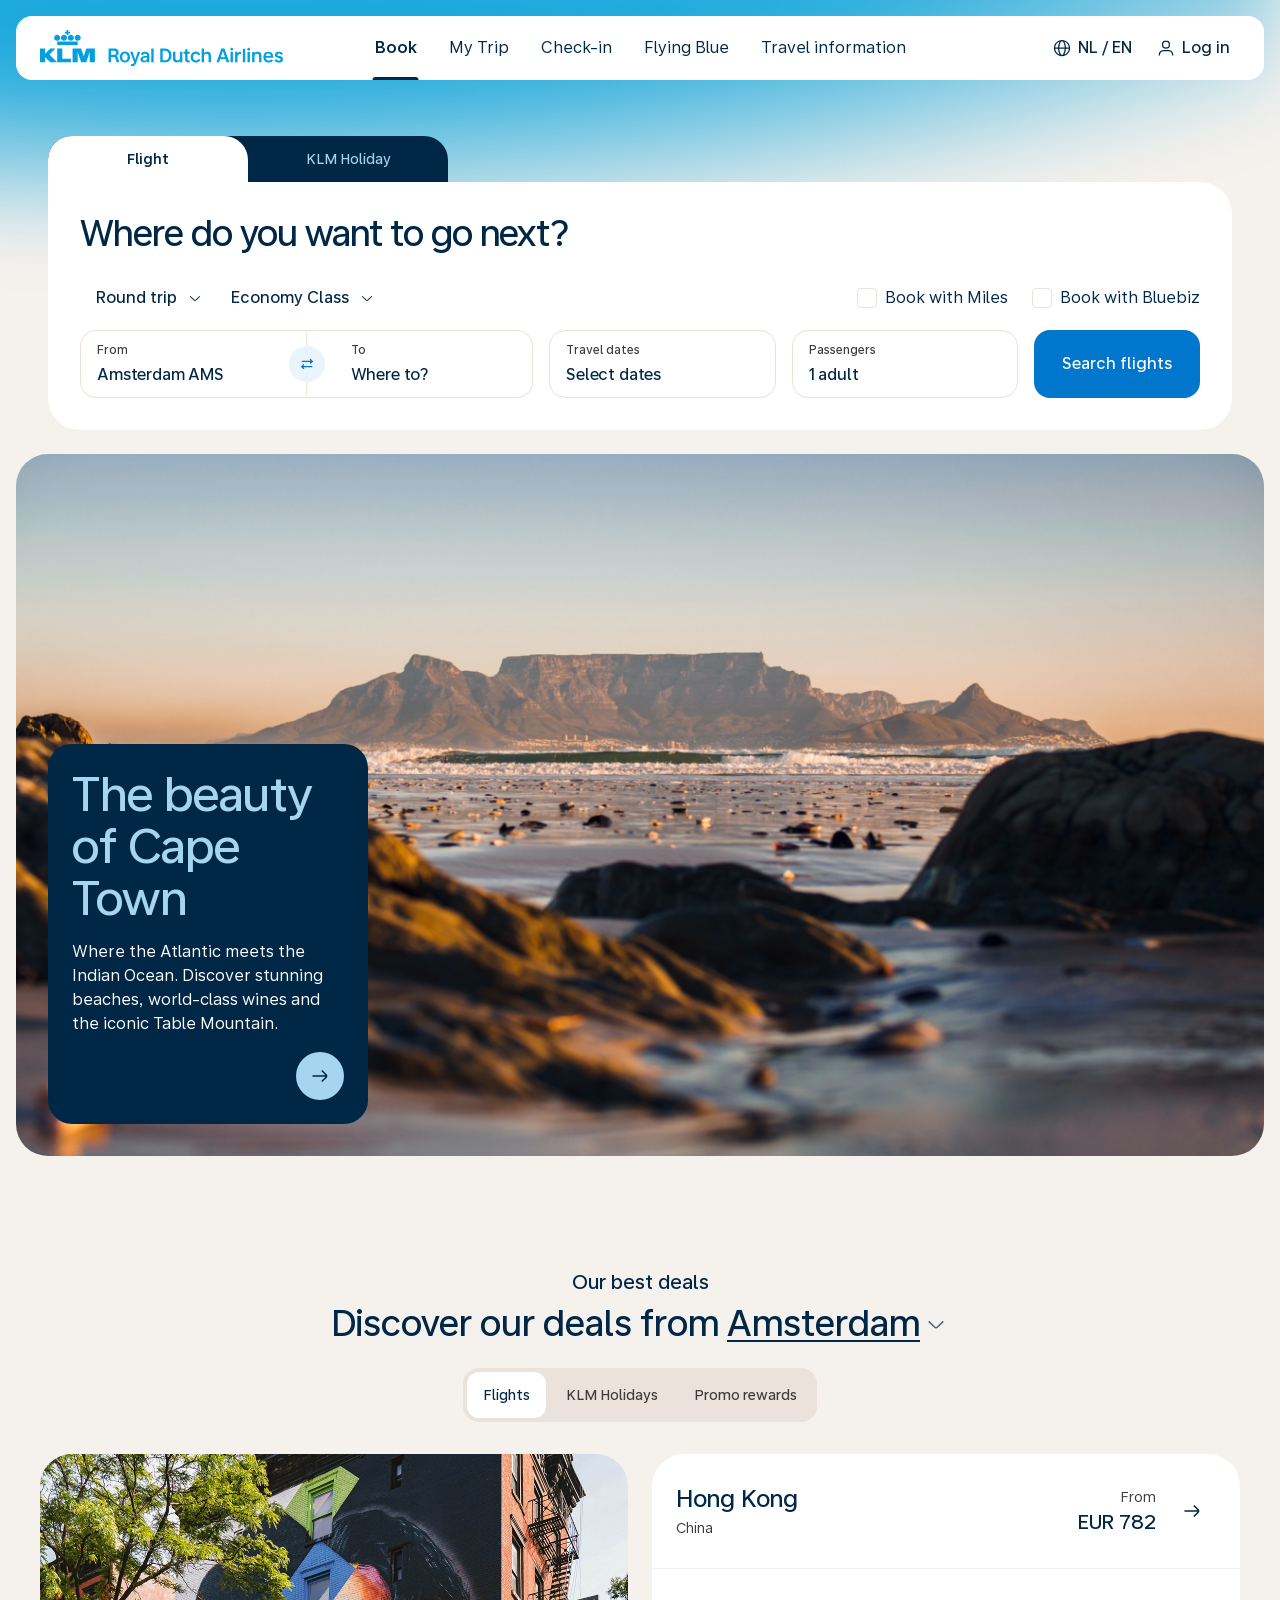
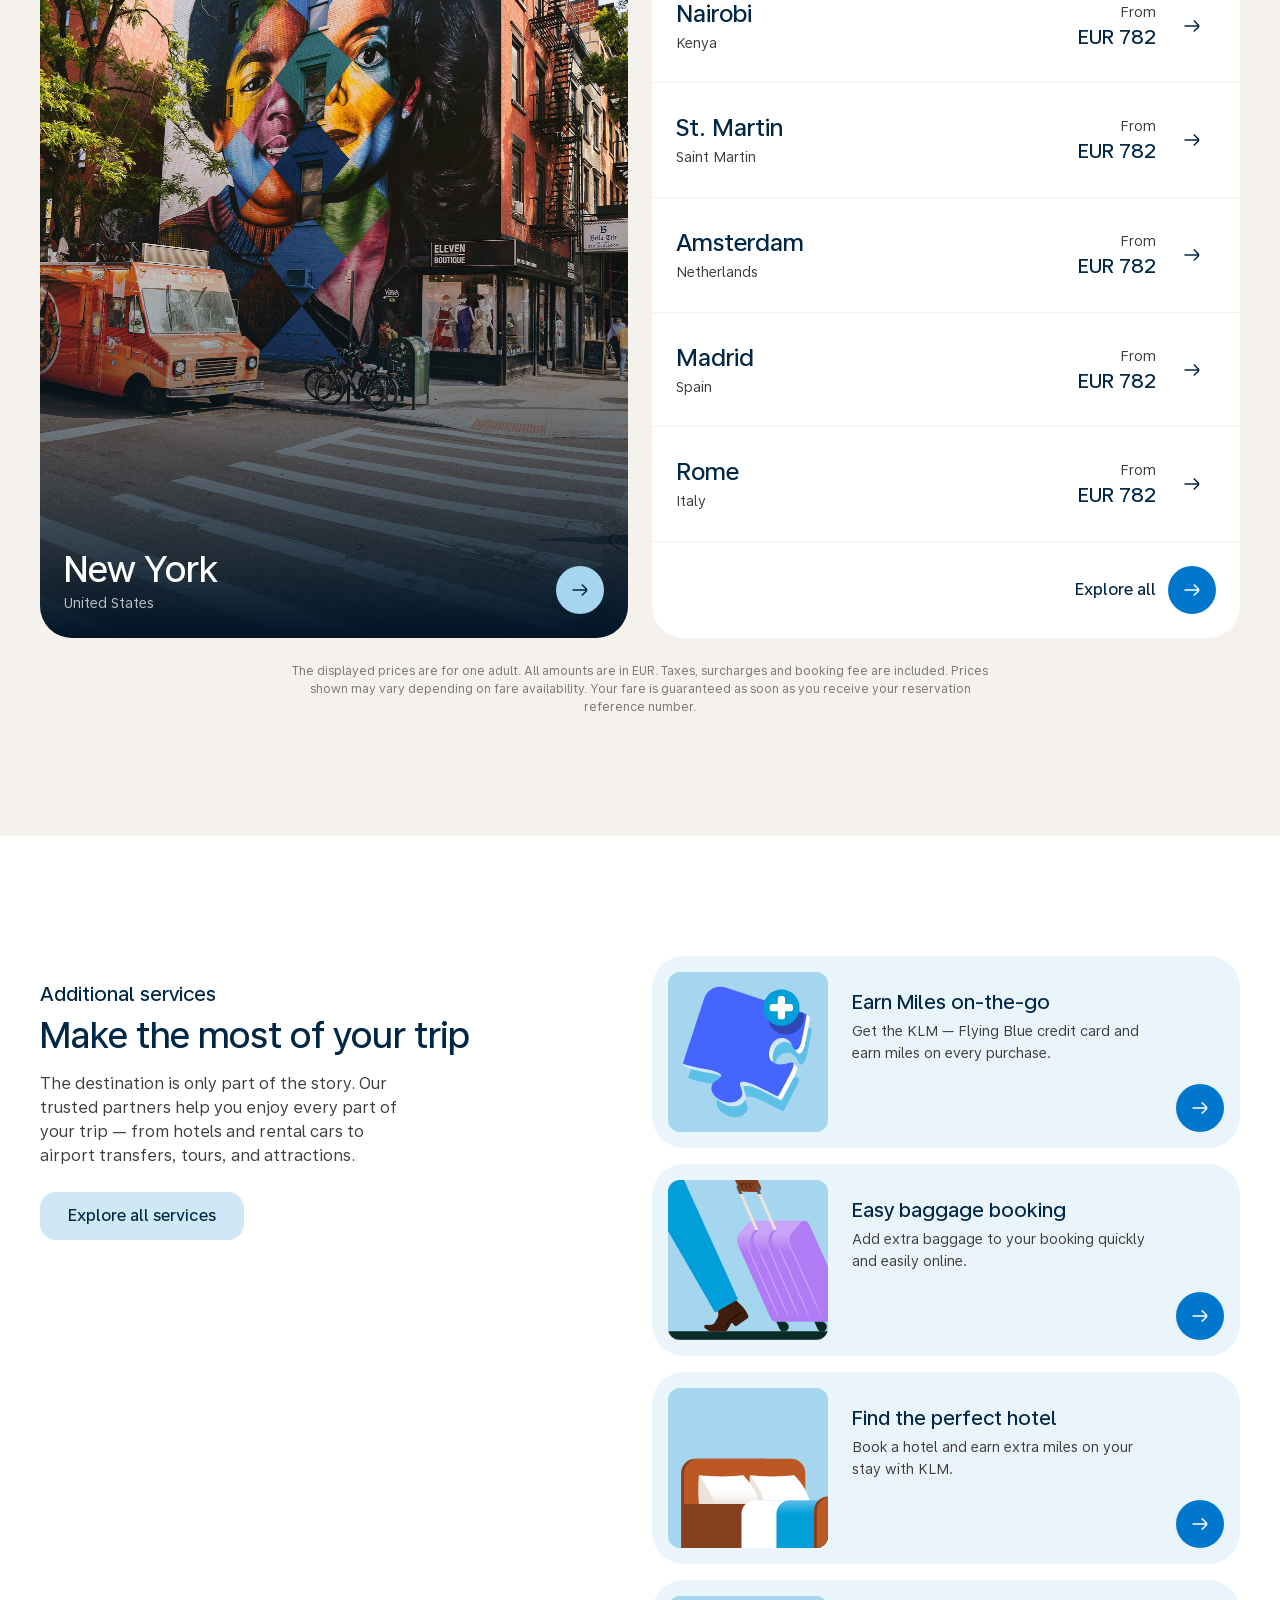
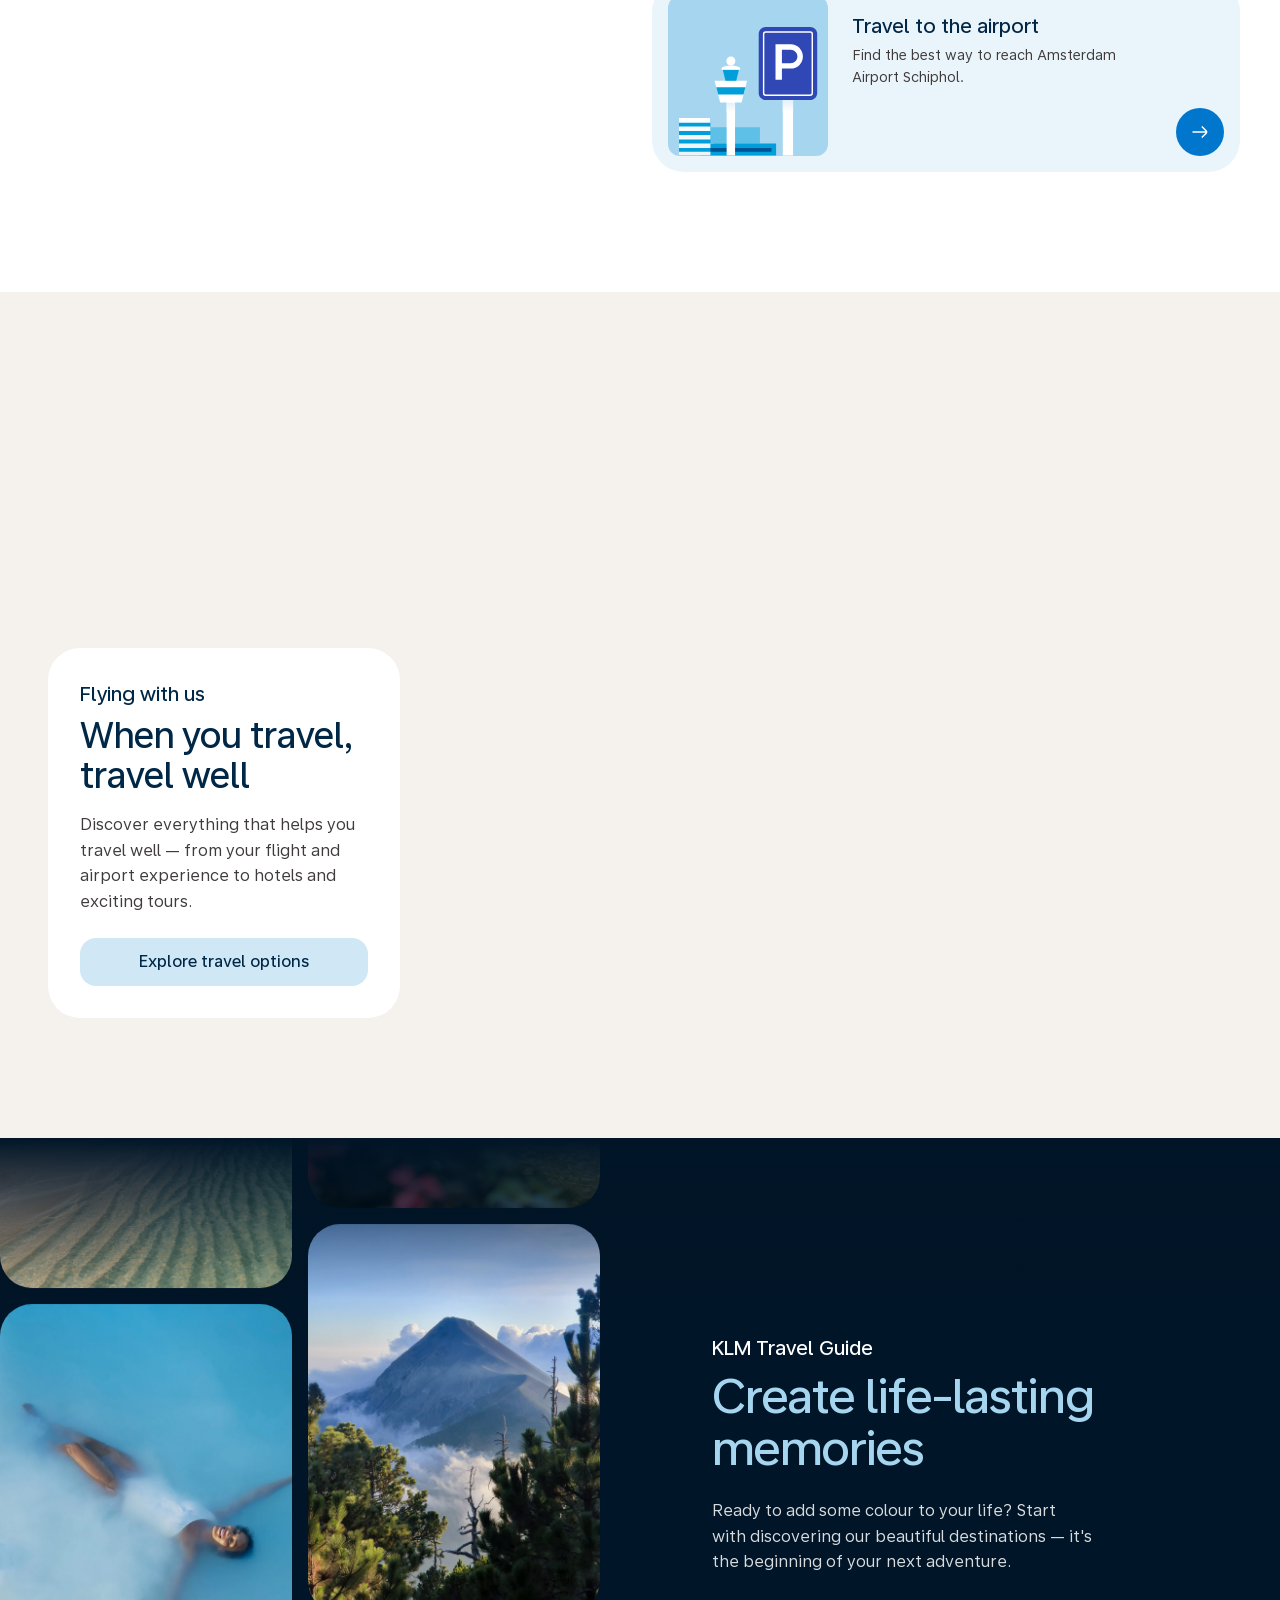
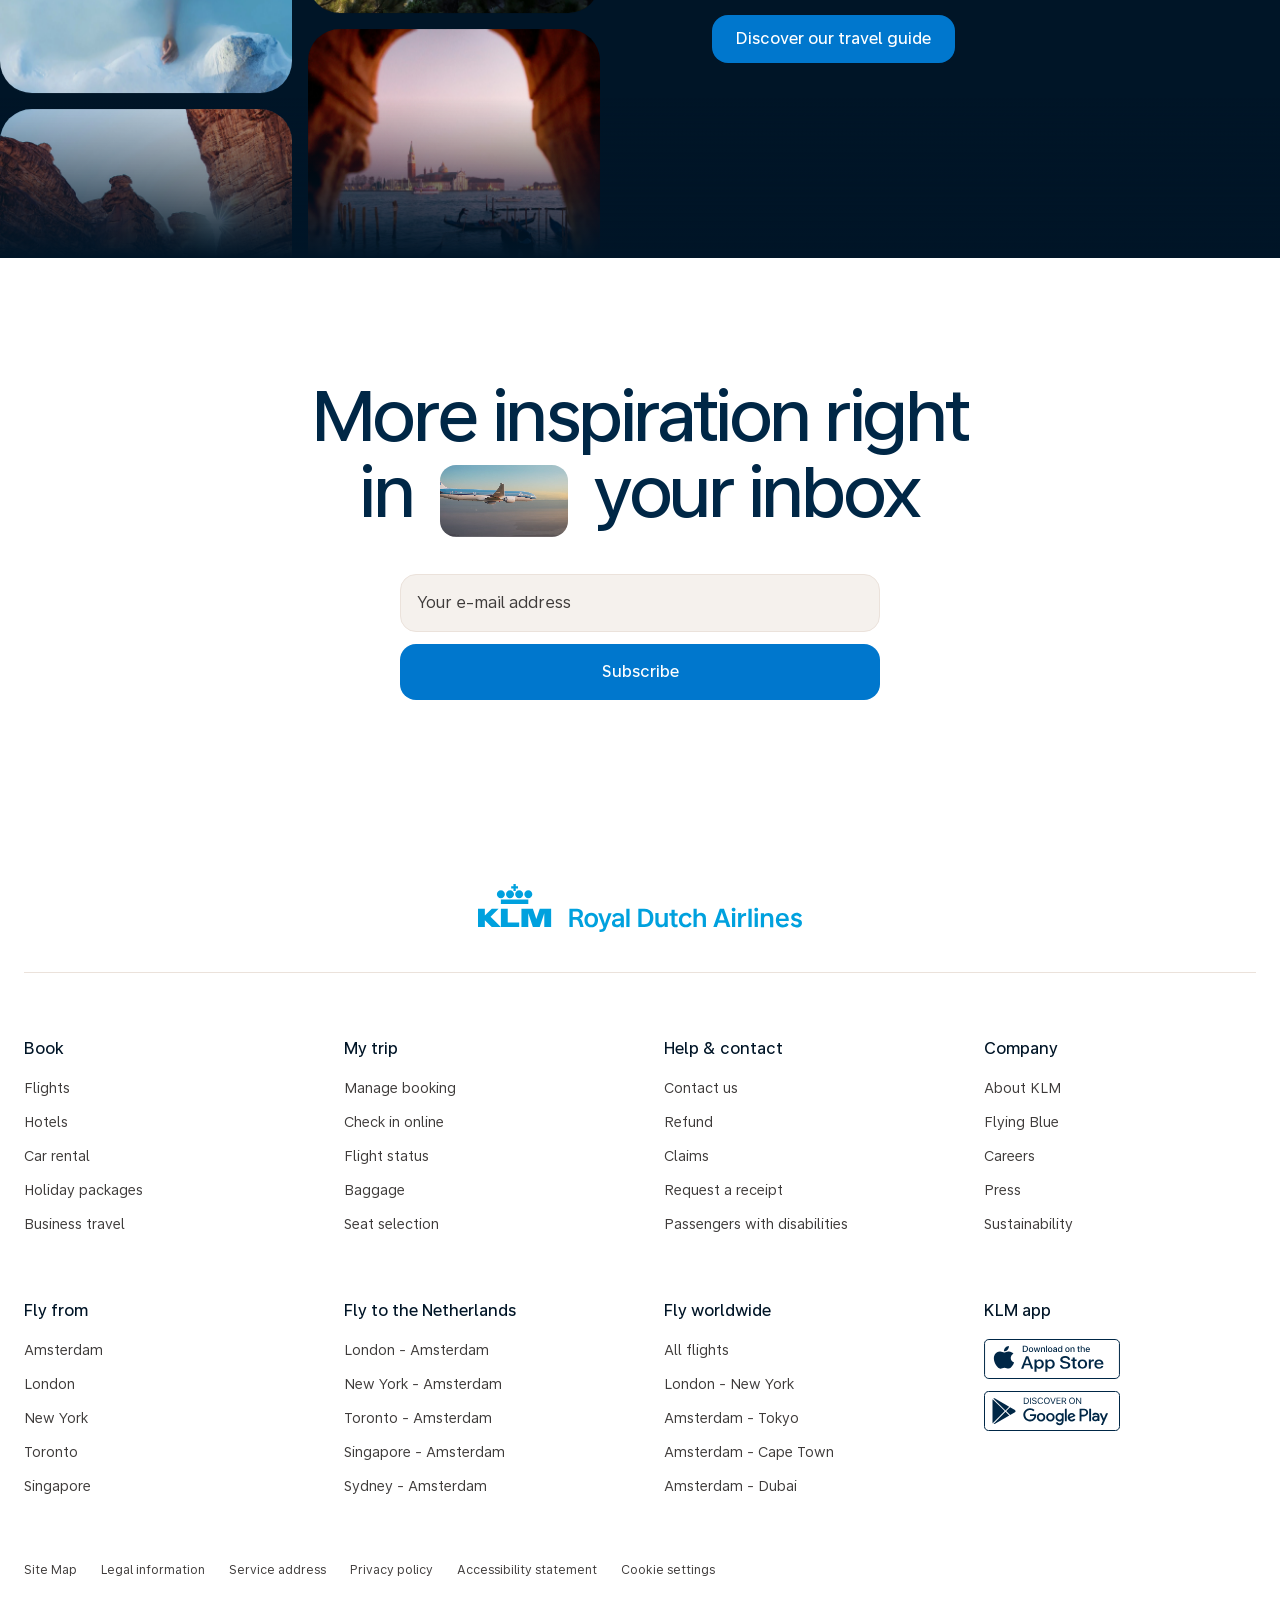
<file: index.html>
<!DOCTYPE html>
<html lang="en">
<head>
  <meta charset="UTF-8" />
  <meta name="viewport" content="width=device-width, initial-scale=1.0" />
  <title>KLM Royal Dutch Airlines — Official Site</title>
  <link rel="icon" type="image/svg+xml" href="assets/logo/logo-full.svg" />
  <link rel="stylesheet" href="brand.css" />
  <style>

    /* ─── Reset & base ──────────────────────────────── */

    *, *::before, *::after { box-sizing: border-box; margin: 0; padding: 0; }

    html { scroll-behavior: auto; }

    body {
      font-family: var(--font-text);
      background: var(--bg-default);
      color: var(--text-default);
      -webkit-font-smoothing: antialiased;
      overflow-x: hidden;
      opacity: 0;
      animation: body-in 0.4s cubic-bezier(0.16, 1, 0.3, 1) 0.1s forwards;
    }

    @keyframes body-in {
      from { opacity: 0; }
      to   { opacity: 1; }
    }

    img { display: block; max-width: 100%; }
    a   { color: inherit; text-decoration: none; }
    button { cursor: pointer; font-family: inherit; border: none; background: none; }
    ul { list-style: none; }

    /* ─── Motion tokens ────────────────────────────── */

    :root {
      --ease-expo:   cubic-bezier(0.16, 1, 0.3, 1);
      --ease-spring: cubic-bezier(0.34, 1.56, 0.64, 1);
      --ease-swift:  cubic-bezier(0.32, 0.72, 0, 1);
      /* Tokens not yet in brand.css cache */
      --radius-8: 8px;
      --surface-selected: var(--blue-800);
      --highlighted-title: var(--blue-200); /* brand.css cached stale value */
      --surface-action-alternative: var(--blue-100); /* = #D0E7F6 */
    }

    /* ─── Global corner shape ──────────────────────── */
    *, *::before, *::after {
      corner-shape: squircle;
    }

    /* ─── Sky gradient ─────────────────────────────── */

    body {
      position: relative;
    }

    .sky-gradient {
      background: radial-gradient(
        93.34% 152.28% at 32.08% -46.12%,
        #009FDA 0%,
        #009FDAdb 61.01%,
        #009FDA00 100%
      );
      -webkit-filter: blur(32px);
      filter: blur(32px);
      height: 289px;
      left: 40%;
      position: absolute;
      top: -60px;
      transform: translateX(-50%);
      width: 120vw;
      z-index: 0;
      pointer-events: none;
    }

    @media (max-width: 767px) {
      .sky-gradient {
        background: radial-gradient(
          94.13% 153.12% at 32.72% -46.96%,
          #009FDA 0%,
          #009FDAdb 61.01%,
          #009FDA00 100%
        );
        left: -12vw;
        top: -98px;
        width: 130vw;
        transform: none;
      }
    }

    /* ─── Navigation ───────────────────────────────── */

    .nav {
      position: fixed;
      top: 0;
      left: 0;
      right: 0;
      z-index: 100;
      padding: var(--space-16);
      pointer-events: none;
      transition: padding 0.5s var(--ease-expo);
    }

    .nav__pill {
      display: flex;
      align-items: stretch;
      background: var(--neutral-0);
      border-radius: var(--radius-16);
      padding: 0 var(--space-24);
      height: 64px;
      width: 100%;
      pointer-events: all;
      transition:
        border-radius  0.5s var(--ease-expo),
        padding        0.5s var(--ease-expo);
      transform: translateY(-8px);
      opacity: 0;
      animation: nav-in 1.15s var(--ease-expo) 0.2s forwards;
    }

    @keyframes nav-in {
      to { transform: translateY(0); opacity: 1; }
    }

    .nav--scrolled { padding: 0; }

    .nav--scrolled .nav__pill {
      border-radius: 0;
    }

    .nav__logo {
      display: flex;
      align-items: center;
      flex-shrink: 0;
      margin-right: var(--space-32);
    }

    .nav__logo img { height: 36px; width: auto; }

    .nav__links {
      display: flex;
      align-items: stretch;
      flex: 1;
      height: 100%;
    }

    @media (min-width: 1280px) {
      .nav__pill {
        position: relative;
      }
      .nav__links {
        position: absolute;
        left: 50%;
        transform: translateX(-50%);
        flex: unset;
        height: 100%;
      }
    }

    .nav__links > li {
      display: flex;
      align-items: stretch;
    }

    .nav__link {
      display: flex;
      align-items: center;
      padding: 0 16px;
      color: var(--text-default);
      font-family: var(--font-text);
      font-weight: 400;
      position: relative;
      white-space: nowrap;
      transition: color 0.15s;
    }

    .nav__link:hover { color: color-mix(in srgb, var(--text-default) 65%, transparent); }
    .nav__link--active:hover { opacity: 1; cursor: default; }

    .nav__link--active { font-weight: 700; }

    .nav__link--active::after {
      content: '';
      position: absolute;
      bottom: 0;
      left: 14px;
      right: 14px;
      height: 3px;
      background: var(--text-default);
      border-radius: var(--radius-12) var(--radius-12) 0 0;
    }

    .nav__actions {
      display: flex;
      align-items: center;
      gap: var(--space-4);
      margin-left: auto;
      flex-shrink: 0;
    }

    .nav__meta,
    .nav__cta {
      display: flex;
      align-items: center;
      gap: 6px;
      padding: 8px 10px;
      color: var(--text-default);
      border-radius: var(--radius-12);
      transition: background 0.15s;
      white-space: nowrap;
      font-family: var(--font-text);
    }

    .nav__meta:hover { background: var(--surface-highlight); }
    .nav__cta { cursor: pointer; border: none; background: none; }
    .nav__cta:hover,
    .nav__account.is-open .nav__cta { background: var(--surface-highlight); }

    .nav__icon-btn {
      display: flex;
      align-items: center;
      justify-content: center;
      width: 40px;
      height: 40px;
      color: var(--text-default);
      border-radius: var(--radius-12);
      border: none;
      background: none;
      cursor: pointer;
      flex-shrink: 0;
      transition: background 0.15s;
    }

    .nav__icon-btn:hover { background: var(--surface-highlight); }

    .nav__icon-btn img,
    .nav__meta img,
    .nav__cta img { width: 20px; height: 20px; flex-shrink: 0; }

    /* ─── Account dropdown ──────────────────────────── */

    .nav__account { position: relative; }

    .nav__account-dropdown {
      position: absolute;
      top: calc(100% + 8px);
      right: 0;
      width: 280px;
      background: var(--neutral-0);
      border-radius: var(--radius-16);
      border: 1.5px solid color-mix(in srgb, var(--blue-900) 8%, transparent);
      box-shadow: none;
      z-index: 200;
      overflow: hidden;
      opacity: 0;
      transform: translateY(-6px) scale(0.97);
      transform-origin: top right;
      pointer-events: none;
      transition: opacity 0.2s ease-out, transform 0.32s var(--ease-expo);
    }

    .nav__account.is-open .nav__account-dropdown {
      opacity: 1;
      transform: translateY(0) scale(1);
      pointer-events: auto;
    }

    .nav__account-list {
      list-style: none;
      padding: var(--space-8) 0;
      margin: 0;
    }

    .nav__account-link {
      display: block;
      padding: 11px var(--space-24);
      color: var(--text-default);
      text-decoration: none;
      font-family: var(--font-text);
      opacity: 0;
      transform: translateY(6px);
      transition: opacity 0.22s ease-out, transform 0.32s var(--ease-expo), color 0.15s, background 0.15s;
    }

    .nav__account-link:hover {
      color: var(--colour-active);
      background: var(--surface-highlight);
    }

    .nav__account.is-open .nav__account-list li:nth-child(1) .nav__account-link { opacity: 1; transform: none; transition-delay: 0.04s; }
    .nav__account.is-open .nav__account-list li:nth-child(2) .nav__account-link { opacity: 1; transform: none; transition-delay: 0.07s; }
    .nav__account.is-open .nav__account-list li:nth-child(3) .nav__account-link { opacity: 1; transform: none; transition-delay: 0.10s; }
    .nav__account.is-open .nav__account-list li:nth-child(4) .nav__account-link { opacity: 1; transform: none; transition-delay: 0.13s; }

    .nav__account-actions {
      padding: var(--space-16) var(--space-24) var(--space-24);
      border-top: 1.5px solid var(--divider-light);
      display: flex;
      flex-direction: column;
      gap: var(--space-12);
      opacity: 0;
      transform: translateY(6px);
      transition: opacity 0.22s ease-out 0.16s, transform 0.32s var(--ease-expo) 0.16s;
    }

    .nav__account.is-open .nav__account-actions {
      opacity: 1;
      transform: none;
    }

    .nav__account-actions .btn--primary { width: 100%; justify-content: center; }

    .nav__account-signup {
      color: var(--text-alternative);
      text-align: center;
      font-family: var(--font-text);
    }

    .nav__account-signup-link {
      display: inline-flex;
      align-items: center;
      gap: 4px;
      color: var(--colour-active);
      text-decoration: underline;
      text-underline-offset: 2px;
      transition: opacity 0.15s;
    }

    .nav__account-signup-link:hover { opacity: 0.7; }

    /* ─── Hamburger & mobile menu ──────────────────── */

    .nav__hamburger {
      display: none;
      flex-direction: column;
      align-items: center;
      justify-content: center;
      gap: 5px;
      width: 36px;
      height: 36px;
      border-radius: var(--radius-12);
      padding: 0;
      flex-shrink: 0;
      background: transparent;
      border: none;
      cursor: pointer;
      transition: background 0.2s;
      margin-left: 4px;
    }

    .nav__hamburger:hover { background: var(--surface-highlight); }

    .nav__hamburger-line {
      display: block;
      width: 18px;
      height: 1.5px;
      background: var(--text-default);
      border-radius: 1px;
      transform-origin: center;
      transition: transform 0.35s var(--ease-expo), opacity 0.2s;
    }

    .nav__hamburger.is-open .nav__hamburger-line:first-child {
      transform: translateY(3.25px) rotate(45deg);
    }
    .nav__hamburger.is-open .nav__hamburger-line:last-child {
      transform: translateY(-3.25px) rotate(-45deg);
    }

    .mobile-menu {
      position: fixed;
      inset: 0;
      z-index: 99;
      background: linear-gradient(155deg, var(--blue-700) 0%, var(--blue-900) 80%);
      padding: 72px var(--space-24) var(--space-40);
      display: flex;
      flex-direction: column;
      opacity: 0;
      transform: translateY(-8px);
      pointer-events: none;
      transition: opacity 0.3s var(--ease-expo), transform 0.3s var(--ease-expo);
    }

    .mobile-menu.is-open {
      opacity: 1;
      transform: translateY(0);
      pointer-events: all;
    }

    .mobile-menu__links {
      flex: 1;
      display: flex;
      flex-direction: column;
      justify-content: center;
      gap: 0;
    }

    .mobile-menu__link {
      display: flex;
      align-items: center;
      justify-content: space-between;
      padding: 20px 0;
      border-bottom: 1.5px solid color-mix(in srgb, var(--neutral-0) 10%, transparent);
      color: var(--text-contrast);
      font-family: var(--font-display);
      font-size: var(--headline-m-size);
      line-height: var(--headline-m-lh);
      font-weight: 500;
      opacity: 0;
      transform: translateY(12px);
      transition:
        opacity 0.4s var(--ease-expo),
        transform 0.4s var(--ease-expo),
        color 0.15s;
      transition-delay: var(--d, 0s);
    }

    .mobile-menu__link svg { width: 20px; height: 20px; color: var(--neutral-0); flex-shrink: 0; }

    .mobile-menu.is-open .mobile-menu__link {
      opacity: 1;
      transform: translateY(0);
    }

    .mobile-menu__link:hover { color: color-mix(in srgb, var(--neutral-0) 70%, transparent); }

    .mobile-menu__footer {
      display: flex;
      align-items: center;
      padding-top: var(--space-24);
      border-top: 1.5px solid color-mix(in srgb, var(--neutral-0) 10%, transparent);
      opacity: 0;
      transition: opacity 0.35s var(--ease-expo) 0.32s;
    }

    .mobile-menu.is-open .mobile-menu__footer { opacity: 1; }

    .mobile-menu__lang {
      display: flex;
      align-items: center;
      gap: 8px;
      color: var(--text-contrast);
      font-family: var(--font-text);
      font-size: var(--body-m-size);
      line-height: var(--body-m-lh);
      font-weight: 500;
    }

    @media (max-width: 959px) {
      .nav { padding: 0; }
      .nav__pill {
        border-radius: 0;
        box-shadow: none;
        padding: 0 8px 0 16px;
      }
      .nav__links { display: none; }
      .nav__hamburger { display: flex; }
      .nav__meta { display: none; }
      .nav__cta span { display: none; }
      .nav__cta { padding: 8px; gap: 0; }
      .nav__actions { gap: 4px; }
      .nav__hamburger { margin-left: 0; }
    }

    /* ─── Nav: two-row layout (960–1279px) ────────── */

    @media (min-width: 960px) and (max-width: 1279px) {
      .nav__pill {
        flex-wrap: wrap;
        height: auto;
        padding: var(--space-8) var(--space-24) 0;
        row-gap: 0;
      }
      .nav__logo { order: 1; height: 48px; }
      .nav__actions { order: 2; height: 48px; }
      .nav__links {
        order: 3;
        flex-basis: 100%;
        height: 56px;
      }
      .nav__link { padding: var(--space-8) 16px; }
    }

    /* ─── Scroll reveal system ──────────────────────── */

    .reveal {
      transition:
        opacity  0.9s var(--ease-expo),
        transform 0.9s var(--ease-expo),
        filter   0.6s var(--ease-expo);
      transition-delay: var(--d, 0s);
      will-change: transform, opacity;
    }

    .reveal.is-visible {
      opacity: 1;
      transform: translateY(0);
      filter: blur(0);
    }

    @media (prefers-reduced-motion: no-preference) {
      .reveal:not(.is-visible) {
        opacity: 0;
        transform: translateY(32px);
        filter: blur(4px);
      }
    }

    /* ─── Search hero section ───────────────────────── */
    /* Nav is 64px tall + 16px top padding = 80px to bottom of pill.
       Desktop: 56px gap below nav → total offset = 136px.
       Mobile:  nav has no padding (full-width, flush), so just 64px.        */

    .search-hero {
      padding-top: 136px;   /* nav bottom (80px) + 56px gap */
      padding-bottom: 0;
      padding-left: 48px;
      padding-right: 48px;
    }

    .search-hero__inner {
      max-width: 1320px;
      margin: 0 auto;
    }

    @media (min-width: 960px) and (max-width: 1279px) {
      .search-hero {
        padding-top: 160px;  /* 2-row nav (136px) + 24px gap */
        padding-left: var(--space-16);
        padding-right: var(--space-16);
      }
    }

    @media (max-width: 959px) {
      .search-hero {
        padding-top: calc(64px + var(--space-16));  /* mobile nav height + 16px gap */
        padding-bottom: 0;
        padding-left: var(--space-16);
        padding-right: var(--space-16);
      }
    }

    /* ─── Search widget ─────────────────────────────── */

    .search {
      background: var(--neutral-0);
      border-radius: var(--radius-32);
      padding: var(--space-32) var(--space-32) var(--space-32);
      width: 100%;
      opacity: 0;
      transform: translateY(10px);
      animation: search-in 0.8s var(--ease-expo) 0.3s forwards;
    }

    @keyframes search-in {
      from { opacity: 0; transform: translateY(10px); }
      to   { opacity: 1; transform: translateY(0); }
    }

    .search__heading {
      color: var(--text-default);
      letter-spacing: -0.02em;
      margin-bottom: var(--space-24);
    }

    @media (max-width: 959px) {
      .search {
        border-radius: 0;
        padding: var(--space-24) var(--space-16);
      }
      .search__heading {
        font-size: var(--headline-l-size);
        line-height: var(--headline-l-lh);
      }
    }

    /* ── Pill tabs ───────────────────────────────── */

    /* ── Search top row (tabs + checkboxes) ────── */
    .search__top {
      display: flex;
      align-items: center;
      justify-content: space-between;
      margin-bottom: var(--space-24);
    }

    /* ── Booking option checkboxes ──────────────── */
    .search__options {
      display: flex;
      align-items: center;
      gap: var(--space-24);
    }

    /* Mobile version hidden on desktop */
    .search__options--mobile { display: none; }

    .search__checkbox-label {
      display: flex;
      align-items: center;
      gap: var(--space-8);
      cursor: pointer;
      font-family: var(--font-text);
      font-size: var(--body-m-size);
      line-height: var(--body-m-lh);
      font-weight: 400;
      color: var(--text-default);
      user-select: none;
      white-space: nowrap;
    }

    .search__checkbox-wrap {
      position: relative;
      display: flex;
      align-items: center;
      justify-content: center;
      width: 20px;
      height: 20px;
      flex-shrink: 0;
    }

    .search__checkbox {
      position: absolute;
      inset: 0;
      opacity: 0;
      cursor: pointer;
      width: 100%;
      height: 100%;
      margin: 0;
      z-index: 1;
    }

    .search__checkbox-box {
      display: block;
      width: 20px;
      height: 20px;
      border-radius: 4px;
      border: 1.5px solid var(--border-default);
      background: transparent;
      transition: border-color 0.15s var(--ease-expo), background 0.15s var(--ease-expo);
      pointer-events: none;
    }

    .search__checkbox:hover + .search__checkbox-box {
      border-color: var(--border-contrast);
    }

    .search__checkbox:checked + .search__checkbox-box {
      background: var(--colour-active);
      border-color: var(--colour-active);
      background-image: url("data:image/svg+xml,%3Csvg viewBox='0 0 12 10' fill='none' xmlns='http://www.w3.org/2000/svg'%3E%3Cpath d='M1 5l3.5 3.5L11 1' stroke='white' stroke-width='1.5' stroke-linecap='round' stroke-linejoin='round'/%3E%3C/svg%3E");
      background-repeat: no-repeat;
      background-position: center;
      background-size: 12px 10px;
    }

    .search__tabs {
      display: flex;
      gap: var(--space-4);
      background: var(--bg-default);
      border-radius: var(--radius-16);
      padding: 4px;
      width: fit-content;
      position: relative;
    }

    /* Sliding indicator — positioned by JS */
    .search__tabs-indicator {
      position: absolute;
      top: 4px;
      left: 0;
      height: calc(100% - 8px);
      border-radius: var(--radius-12);
      background: var(--surface-selected);
      pointer-events: none;
      transition: transform 0.35s var(--ease-expo), width 0.35s var(--ease-expo);
      will-change: transform, width;
    }

    .search__tab {
      display: inline-flex;
      align-items: center;
      padding: var(--space-12) var(--space-16);
      border-radius: var(--radius-12);
      font-family: var(--font-text);
      font-size: var(--body-s-size);
      line-height: var(--body-s-lh);
      font-weight: 500;
      color: var(--text-alternative);
      background: transparent;
      border: none;
      cursor: pointer;
      position: relative; /* sits above indicator */
      z-index: 1;
      transition: color 0.25s var(--ease-expo);
      white-space: nowrap;
    }

    .search__tab--active {
      color: var(--text-contrast);
    }

    .search__tab:not(.search__tab--active):hover {
      color: var(--text-default);
    }

    /* ── Fields row ──────────────────────────────── */

    .search__fields {
      display: grid;
      /* Route group | Travel class | Travel dates | Button */
      grid-template-columns: 2fr 1fr 1fr auto;
      gap: var(--space-16);
      align-items: stretch;
    }

    /* ── From / To route group ─────────────────────── */
    .search__route {
      position: relative;
      display: flex;
      align-items: stretch;
    }

    .search__field {
      display: flex;
      flex-direction: column;
      justify-content: center;
      gap: 4px;
      padding: 10px var(--space-16);
      border: 1.5px solid var(--border-default);
      border-radius: var(--radius-16);
      cursor: pointer;
      transition: border-color 0.2s var(--ease-expo);
      flex: 1;
      min-width: 0;
    }

    /* From field — radius on left only, no right border */
    .search__field--from {
      border-radius: var(--radius-16) 0 0 var(--radius-16);
      border-right: none;
      padding-right: 44px;
    }

    /* To field — radius on right only, no left border */
    .search__field--to {
      border-radius: 0 var(--radius-16) var(--radius-16) 0;
      border-left: none;
      padding-left: 44px;
    }

    /* Single divider between From and To */
    .search__route::after {
      content: '';
      position: absolute;
      left: 50%;
      top: 0;
      bottom: 0;
      width: 1.5px;
      background: var(--border-default);
      transform: translateX(-50%);
      pointer-events: none;
      z-index: 1;
      transition: background 0.15s var(--ease-expo);
    }

    /* Divider follows hover border colour */
    .search__route:has(.search__field:hover)::after {
      background: var(--border-contrast);
    }

    .search__field:hover {
      border-color: var(--border-contrast);
    }

    .search__field:focus-within,
    .search__field:focus {
      outline: none;
      border-color: var(--border-active);
    }

    /* is-active needs to beat :hover specificity (0,2,1) */
    .search__fields .search__field.is-active {
      outline: none;
      border-color: var(--border-active);
    }

    /* Restore the hidden adjacent border when active, so all 4 sides turn blue */
    .search__fields .search__field--from.is-active {
      border-right: 1.5px solid var(--border-active);
    }
    .search__fields .search__field--to.is-active {
      border-left: 1.5px solid var(--border-active);
    }

    /* Hide the single divider line while a field is active */
    .search__route:has(.is-active)::after {
      display: none;
    }

    .search__label {
      color: var(--text-alternative);
      font-family: var(--font-text);
      font-size: var(--label-m-size);
      line-height: var(--label-m-lh);
      font-weight: 500;
    }

    .search__value {
      color: var(--text-default);
      font-family: var(--font-text);
      font-size: var(--body-m-size);
      line-height: var(--body-m-lh);
      font-weight: 500;
      letter-spacing: -0.01em;
      white-space: nowrap;
      overflow: hidden;
      text-overflow: ellipsis;
    }

    /* Swap button — absolutely centred at the From/To seam */
    .search__swap {
      position: absolute;
      left: 50%;
      top: 50%;
      transform: translate(-50%, -50%);
      z-index: 2;
      width: 36px;
      height: 36px;
      border-radius: 9999px; corner-shape: round;

      background: var(--surface-highlight);
      border: none;
      display: flex;
      align-items: center;
      justify-content: center;
      flex-shrink: 0;
      transition: background 0.2s;
    }

    .search__swap:hover { background: var(--surface-highlight-emphasis); }

    .search__swap svg {
      width: 14px;
      height: 14px;
      color: var(--colour-active);
      transition: transform 0.7s cubic-bezier(0.33, 1, 0.68, 1);
    }

    .search__swap:hover svg { transform: rotate(180deg); }

    /* ── Search button ───────────────────────────── */

    .btn--search-klm {
      display: inline-flex;
      align-items: center;
      justify-content: center;
      gap: var(--space-8);
      padding: 0 var(--space-28, 28px);
      height: 100%;
      background: var(--colour-active);
      color: var(--neutral-0);
      border-radius: var(--radius-16);
      font-family: var(--font-text);
      font-size: var(--body-m-size);
      line-height: var(--body-m-lh);
      font-weight: 500;
      border: none;
      cursor: pointer;
      white-space: nowrap;
      align-self: stretch;
      flex-shrink: 0;
      transition: background 0.2s var(--ease-expo), transform 0.15s;
    }

    .btn--search-klm:hover {
      background: var(--blue-600);
    }

    .btn--alternative {
      background: var(--surface-action-alternative);
      color: var(--text-default);
    }

    @media (hover: hover) and (pointer: fine) {
      .btn--alternative:hover { background: var(--surface-action-alternative); filter: brightness(0.95); }
    }

    @media (hover: hover) and (pointer: fine) {
      .btn--search-klm:active { transform: scale(0.98); }
    }

    /* ─── Responsive: search ────────────────────────── */
    /* Below 720px — single column, all fields stacked vertically.
       Above 720px — single row (all fields + button in one line).
       No intermediate two-row layout. Same pattern as Air France.            */

    @media (max-width: 959px) {
      .search__fields {
        grid-template-columns: 1fr;
      }

      /* Route group stacks vertically with same gap as other fields */
      .search__route {
        flex-direction: column;
        gap: var(--space-16);
      }

      /* Restore full radii, borders and normal padding on mobile */
      .search__field--from,
      .search__field--to {
        border-radius: var(--radius-16);
        border: 1.5px solid var(--border-default);
        padding: 10px var(--space-16);
      }

      /* Hide the divider line on mobile */
      .search__route::after { display: none; }

      /* Hide swap on mobile */
      .search__swap { display: none; }

      /* Button fills the full card width when stacked */
      .btn--search-klm {
        min-height: 52px;
        width: 100%;
      }

      /* Hide desktop checkboxes, show mobile ones */
      .search__top .search__options { display: none; }
      .search__options--mobile {
        display: flex;
        flex-wrap: wrap;
        gap: var(--space-16) var(--space-24);
        padding-top: var(--space-16);
      }
    }

    /* ─── Image block ───────────────────────────────── */

    .image-block {
      padding: 0 48px var(--space-56);
      margin-top: var(--space-24);
      opacity: 0;
      animation: search-in 0.8s var(--ease-expo) 0.55s forwards;
    }

    .image-block__inner {
      max-width: 1320px;
      margin: 0 auto;
    }

    /* 960–1319px: match nav/search edge spacing */
    @media (min-width: 960px) and (max-width: 1319px) {
      .image-block {
        padding-left: var(--space-16);
        padding-right: var(--space-16);
      }
    }

    /* Mobile */
    @media (max-width: 959px) {
      .image-block {
        padding: 0 var(--space-16) var(--space-32);
      }
    }

    .image-block__card {
      position: relative;
      border-radius: var(--radius-32);
      overflow: hidden;
    }

    @media (max-width: 959px) {
      .image-block__card {
        border-radius: var(--radius-32);
        overflow: visible;
        display: flex;
        flex-direction: column;
      }
    }

    @keyframes img-breathe {
      0%, 100% { transform: scale(1); }
      50%       { transform: scale(1.04); }
    }

    .image-block__img {
      display: block;
      width: 100%;
      aspect-ratio: 16 / 9;
      object-fit: cover;
      animation: img-breathe 12s ease-in-out infinite;
      transform-origin: center center;
    }

    @media (prefers-reduced-motion: reduce) {
      .image-block__img { animation: none; }
    }

    @media (max-width: 959px) {
      .image-block__img {
        border-radius: var(--radius-32);
        flex-shrink: 0;
        aspect-ratio: 4 / 3;
      }
    }

    @media (min-width: 720px) and (max-width: 959px) {
      .image-block__img {
        aspect-ratio: 16 / 9;
      }
    }

    .image-block__content {
      position: absolute;
      bottom: var(--space-32);
      left: var(--space-32);
      background: var(--surface-contrast);
      border-radius: var(--radius-24);
      padding: var(--space-24);
      padding-bottom: calc(var(--space-24) + 48px + var(--space-16));
      max-width: 320px;
      display: flex;
      flex-direction: column;
      gap: var(--space-16);
      cursor: pointer;
    }

    @media (max-width: 959px) {
      .image-block__content {
        position: relative;
        left: auto;
        right: auto;
        bottom: auto;
        max-width: none;
        border-radius: var(--radius-24);
        margin-top: -96px;
        margin-left: var(--space-16);
        margin-right: var(--space-16);
        z-index: 1;
      }
    }

    .image-block__label {
      font-family: var(--font-display);
      font-size: var(--headline-s-size);
      line-height: var(--headline-s-lh);
      font-weight: 500;
      color: var(--text-contrast);
      opacity: 0.7;
    }

    .image-block__title {
      font-family: var(--font-display);
      font-size: var(--headline-xl-size);
      line-height: var(--headline-xl-lh);
      font-weight: 500;
      color: var(--highlighted-title);
    }

    .image-block__body {
      font-family: var(--font-text);
      font-size: var(--body-m-size);
      line-height: var(--body-m-lh);
      font-weight: 400;
      color: var(--text-contrast);
    }

    .image-block__cta {
      position: absolute;
      bottom: var(--space-24);
      right: var(--space-24);
      display: inline-flex;
      align-items: center;
      justify-content: center;
      width: 48px;
      height: 48px;
      border-radius: 9999px; corner-shape: round;

      background: var(--blue-200);
      border: none;
      padding: 0;
      cursor: pointer;
      flex-shrink: 0;
      overflow: hidden;
      transition: background 0.2s var(--ease-expo), transform 0.2s var(--ease-expo);
    }

    .image-block__cta:active {
      transform: scale(0.96);
    }

    /* ─── Latest offering section ───────────────────── */

    .offerings {
      padding: var(--space-56) 48px var(--space-xl-section);
    }

    .offerings__inner {
      max-width: 1200px;
      margin: 0 auto;
    }

    /* 960–1319px: match nav/search edge spacing */
    @media (min-width: 960px) and (max-width: 1319px) {
      .offerings { padding-left: var(--space-16); padding-right: var(--space-16); }
    }

    @media (max-width: 959px) {
      .offerings { padding-left: var(--space-16); padding-right: var(--space-16); }
    }

    .offerings__header {
      text-align: center;
      margin-bottom: var(--space-32);
      display: flex;
      flex-direction: column;
      align-items: center;
      gap: var(--space-24);
    }

    .offerings__tabs {
      background: var(--warm-grey-100);
    }

    /* ── Inline city custom select in offerings heading ── */
    .city-select {
      display: inline-flex;
      align-items: center;
      gap: 4px;
      position: relative;
      cursor: pointer;
      white-space: nowrap;
      color: var(--text-default);
      border-radius: var(--radius-8);
      transition: color 0.15s;
    }

    .city-select__label {
      font-family: var(--font-display);
      font-size: var(--headline-l-size);
      line-height: var(--headline-l-lh);
      font-weight: 500;
      text-decoration: underline;
      text-decoration-style: solid;
      text-decoration-thickness: 1.5px;
      text-underline-offset: 4px;
    }

    .city-select__chevron {
      flex-shrink: 0;
      opacity: 0.7;
      transition: transform 0.25s var(--ease-expo), opacity 0.15s;
    }

    .city-select:hover { color: var(--text-default); }
    .city-select:hover .city-select__chevron { opacity: 1; }

    .city-select[aria-expanded="true"] .city-select__chevron {
      transform: rotate(180deg);
    }

    /* Dropdown menu */
    .city-select__menu {
      display: none;
      position: absolute;
      top: calc(100% + 8px);
      left: 0;
      min-width: 180px;
      background: var(--neutral-0);
      border: 1.5px solid color-mix(in srgb, var(--blue-900) 8%, transparent);
      border-radius: var(--radius-16);
      padding: var(--space-8);
      list-style: none;
      box-shadow: none;
      z-index: 100;
      transform-origin: top left;
    }

    .city-select[aria-expanded="true"] .city-select__menu {
      display: block;
      animation: city-menu-in 0.2s var(--ease-expo) both;
    }

    @keyframes city-menu-in {
      from { opacity: 0; transform: scale(0.95) translateY(-4px); }
      to   { opacity: 1; transform: scale(1) translateY(0); }
    }

    .city-select__menu { text-align: left; }

    .city-select__option {
      font-family: var(--font-text);
      font-size: var(--body-m-size);
      line-height: var(--body-m-lh);
      font-weight: 400;
      color: var(--text-default);
      padding: var(--space-8) var(--space-12);
      border-radius: var(--radius-8);
      cursor: pointer;
      transition: background 0.12s;
    }

    .city-select__option:hover {
      background: var(--bg-alternative);
    }

    .city-select__option--selected {
      font-weight: 500;
      color: var(--colour-active);
    }
    .offerings__tabs .search__tabs-indicator {
      background: var(--neutral-0);
    }
    .offerings__tabs .search__tab--active {
      color: var(--text-default);
    }

    /* Shared eyebrow + title group */
    .section-heading {
      display: flex;
      flex-direction: column;
      gap: var(--space-8);
    }

    .offerings__eyebrow {
      display: block;
      font-family: var(--font-display);
      font-size: var(--headline-s-size);
      line-height: var(--headline-s-lh);
      font-weight: 500;
      color: var(--text-subtle);
    }

    .offerings__heading {
      color: var(--text-default);
    }

    /* 2-col grid — both columns stretch to the same height (set by the 3:4 image card) */
    .offerings__grid {
      display: grid;
      grid-template-columns: 1fr 1fr;
      gap: var(--space-24);
      align-items: stretch;
    }

    @media (max-width: 959px) {
      .offerings__grid {
        grid-template-columns: 1fr;
      }
    }

    /* Left: destination card */
    .dest-card {
      position: relative;
      border-radius: var(--radius-32);
      overflow: hidden;
      aspect-ratio: 3 / 4;
      cursor: pointer;
    }

    @media (max-width: 959px) {
      .dest-card { aspect-ratio: 4 / 3; }
    }

    .dest-card__img {
      display: block;
      width: 100%;
      height: 100%;
      object-fit: cover;
      transform: scale(1);
      transition: transform 0.75s var(--ease-expo);
    }

    @media (hover: hover) and (pointer: fine) {
      .dest-card:hover .dest-card__img {
        transform: scale(1.025);
      }
    }

    @media (prefers-reduced-motion: reduce) {
      .dest-card__img { transition: none; }
    }

    /* Gradient overlay — blue-900 at the bottom, transparent above */
    .dest-card::after {
      content: '';
      position: absolute;
      inset: 0;
      background: linear-gradient(to top, var(--blue-900) 0%, transparent 60%);
      pointer-events: none;
    }

    @media (hover: hover) and (pointer: fine) {
      .dest-card:hover::after {
        background: linear-gradient(to top, var(--blue-900) 2%, transparent 60%);
      }
    }

    .dest-card__footer {
      position: absolute;
      bottom: 0;
      left: 0;
      right: 0;
      z-index: 1;
      display: flex;
      align-items: flex-end;
      justify-content: space-between;
      padding: var(--space-24);
    }

    .dest-card__label {
      display: flex;
      flex-direction: column;
      gap: 2px;
    }

    .dest-card__city {
      font-family: var(--font-display);
      font-size: var(--headline-l-size);
      line-height: var(--headline-l-lh);
      font-weight: 500; /* Medium — all display/headline styles use 500 */
      color: var(--neutral-0);
    }

    .dest-card__country {
      font-family: var(--font-text);
      font-size: var(--body-s-size);
      line-height: var(--body-s-lh);
      color: rgba(255,255,255,0.72);
    }

    .dest-card__cta {
      display: inline-flex;
      align-items: center;
      justify-content: center;
      width: 48px;
      height: 48px;
      border-radius: 9999px; corner-shape: round;

      background: var(--blue-200);
      border: none;
      padding: 0;
      cursor: pointer;
      flex-shrink: 0;
      overflow: hidden;
      transition: background 0.2s var(--ease-expo), transform 0.2s var(--ease-expo);
    }

    .dest-card__cta:active { transform: scale(0.96); }

    /* Right: destination list */
    .dest-list {
      display: flex;
      flex-direction: column;
      height: 100%;
      background: var(--neutral-0);
      border-radius: var(--radius-32);
      padding: 0 0 var(--space-24);
      overflow: hidden;
    }

    .dest-row {
      display: flex;
      align-items: center;
      justify-content: space-between;
      flex: 1;
      padding: 0 var(--space-24);

      border-bottom: 1.5px solid var(--border-subtle);
      cursor: pointer;
    }

    @media (max-width: 959px) {
      .dest-row { padding-top: 12px; padding-bottom: 12px; }
    }

    .dest-row__info {
      display: flex;
      flex-direction: column;
      gap: 2px;
    }

    .dest-row__city {
      font-family: var(--font-display);
      font-size: var(--headline-m-size);
      line-height: var(--headline-m-lh);
      font-weight: 500; /* Medium — all display/headline styles use 500 */
      color: var(--text-default);
    }

    .dest-row__country {
      font-family: var(--font-text);
      font-size: var(--body-s-size);
      line-height: var(--body-s-lh);
      color: var(--text-alternative);
    }

    .dest-row__right {
      display: flex;
      align-items: center;
      gap: var(--space-12, 12px);
      flex-shrink: 0;
    }

    .dest-row__price-wrap {
      display: flex;
      flex-direction: column;
      align-items: flex-end;
    }

    .dest-row__from {
      font-family: var(--font-text);
      font-size: var(--body-s-size);
      line-height: var(--body-s-lh);
      font-weight: 400;
      color: var(--text-alternative);
    }

    .dest-row__price {
      font-family: var(--font-display);
      font-size: var(--headline-s-size);
      line-height: var(--headline-s-lh);
      font-weight: 500;
      color: var(--text-default);
      white-space: nowrap;
    }

    .dest-row__arrow-wrap {
      width: 48px;
      height: 48px;
      flex-shrink: 0;
      border-radius: 9999px; corner-shape: round;
      background: transparent;
      border: none;
      display: flex;
      align-items: center;
      justify-content: center;
      cursor: pointer;
      overflow: hidden;
      transition: background 0.2s var(--ease-expo);
      color: var(--text-subtle);
    }

    .dest-row:hover .dest-row__arrow-wrap { background: color-mix(in srgb, var(--warm-grey-900) 4%, transparent); }
    .dest-row:active .dest-row__arrow-wrap { background: color-mix(in srgb, var(--warm-grey-900) 8%, transparent); }

    .dest-row__arrow-wrap .icon-btn-arrows svg { transition: none; }

    @media (hover: hover) and (pointer: fine) {
      .dest-row:hover .dest-row__arrow-wrap .icon-btn-arrows svg { transition: transform 0.75s var(--ease-expo); }
      .dest-row:hover .dest-row__arrow-wrap .icon-btn-arrows svg:first-child { transform: translateX(48px) scale(0.7); }
      .dest-row:hover .dest-row__arrow-wrap .icon-btn-arrows svg:last-child  { transform: translateX(0) scale(1); }
    }

    .dest-list__footer {
      display: flex;
      justify-content: flex-end;
      align-items: center;
      padding: var(--space-24) var(--space-24) 0;
      gap: var(--space-12, 12px);
      cursor: pointer;
    }

    .dest-list__explore {
      font-family: var(--font-text);
      font-size: var(--body-m-size);
      line-height: var(--body-m-lh);
      font-weight: 500;
      color: var(--text-default);
    }

    .dest-list__cta {
      display: inline-flex;
      align-items: center;
      justify-content: center;
      width: 48px;
      height: 48px;
      border-radius: 9999px; corner-shape: round;

      background: var(--colour-active);
      border: none;
      padding: 0;
      cursor: pointer;
      flex-shrink: 0;
      overflow: hidden;
      transition: background 0.2s var(--ease-expo), transform 0.2s var(--ease-expo);
    }

    .dest-list__cta:active { transform: scale(0.96); }

    /* ─── Services section ──────────────────────────── */

    .services {
      padding: var(--space-xl-section) 48px;
      background: var(--bg-alternative);
    }

    .services__inner {
      max-width: 1200px;
      margin: 0 auto;
      display: grid;
      grid-template-columns: 1fr 1fr;
      gap: var(--space-24);
      align-items: start;
    }

    @media (min-width: 960px) and (max-width: 1319px) {
      .services { padding-left: var(--space-16); padding-right: var(--space-16); }
    }

    @media (max-width: 959px) {
      .services { padding-left: var(--space-16); padding-right: var(--space-16); }
      .services__inner { grid-template-columns: 1fr; gap: var(--space-32); }
    }

    .services__copy {
      padding-top: var(--space-24);
      position: sticky;
      top: calc(96px + var(--space-24)); /* below nav */
    }

    @media (max-width: 959px) {
      .services__copy { position: static; padding-top: 0; }
    }

    .services__eyebrow {
      display: block;
      font-family: var(--font-display);
      font-size: var(--headline-s-size);
      line-height: var(--headline-s-lh);
      font-weight: 500;
      color: var(--text-subtle);
    }

    .services__title {
      color: var(--text-default);
    }

    .services__desc {
      font-family: var(--font-text);
      font-size: var(--body-m-size);
      line-height: var(--body-m-lh);
      color: var(--text-alternative);
      max-width: 360px;
      margin-bottom: var(--space-24);
    }

    .services__cards {
      display: flex;
      flex-direction: column;
      gap: var(--space-16);
    }

    /* Service card */
    .service-card {
      position: relative;
      background: var(--surface-highlight);
      border-radius: var(--radius-32);
      display: flex;
      align-items: flex-start;
      gap: var(--space-24);
      padding: var(--space-16);
      padding-right: calc(var(--space-16) + 48px + var(--space-16)); /* room for abs button */
      overflow: hidden;
      cursor: pointer;
    }

    .service-card__thumb {
      width: 160px;
      height: 160px;
      flex-shrink: 0;
      display: flex;
      align-items: center;
      justify-content: center;
    }

    .service-card__thumb img,
    .service-card__thumb svg {
      width: 160px;
      height: 160px;
      display: block;
      object-fit: contain;
      border-radius: 12px;
    }

    .service-card__body {
      flex: 1;
      min-width: 0;
      display: flex;
      flex-direction: column;
      gap: var(--space-4, 4px);
      padding-top: var(--space-16);
    }

    .service-card__title {
      font-family: var(--font-display);
      font-size: var(--headline-s-size);
      line-height: var(--headline-s-lh);
      font-weight: 500;
      color: var(--text-default);
    }

    .service-card__desc {
      font-family: var(--font-text);
      font-size: var(--body-s-size);
      line-height: var(--body-s-lh);
      color: var(--text-alternative);
    }

    .service-card__cta {
      position: absolute;
      bottom: var(--space-16);
      right: var(--space-16);
      display: inline-flex;
      align-items: center;
      justify-content: center;
      width: 48px;
      height: 48px;
      border-radius: 9999px; corner-shape: round;

      background: var(--colour-active);
      border: none;
      padding: 0;
      cursor: pointer;
      flex-shrink: 0;
      overflow: hidden;
      transition: background 0.2s var(--ease-expo), transform 0.2s var(--ease-expo);
    }

    .service-card__cta:active { transform: scale(0.96); }

    .service-card__cta .icon-btn-arrows svg { transition: none; }

    @media (hover: hover) and (pointer: fine) {
      .service-card:hover .service-card__cta .icon-btn-arrows svg { transition: transform 0.75s var(--ease-expo); }
      .service-card:hover .service-card__cta .icon-btn-arrows svg:first-child {
        transform: translateX(48px) scale(0.7);
      }
      .service-card:hover .service-card__cta .icon-btn-arrows svg:last-child {
        transform: translateX(0) scale(1);
      }
    }

    /* ─── Icon button arrow animation ───────────────── */
    /* Two arrows stacked; on hover the first exits right,
       the second enters from left — orchestrated crossfade + translate */

    .icon-btn-arrows {
      position: relative;
      width: 24px;
      height: 24px;
      display: flex;
      align-items: center;
      justify-content: center;
    }

    .icon-btn-arrows svg {
      position: absolute;
      width: 24px;
      height: 24px;
      transition: transform 0.75s var(--ease-expo);
    }

    /* Arrow that starts centred and exits right */
    .icon-btn-arrows svg:first-child {
      transform: translateX(0) scale(1);
    }

    /* Arrow that starts off-left and enters to centre */
    .icon-btn-arrows svg:last-child {
      transform: translateX(-48px) scale(0.7);
    }

    @media (hover: hover) and (pointer: fine) {
      /* Trigger on the parent card, not just the button itself */
      .image-block__content:hover .icon-btn-arrows svg:first-child,
      .dest-card:hover            .icon-btn-arrows svg:first-child {
        transform: translateX(48px) scale(0.7);
      }
      .image-block__content:hover .icon-btn-arrows svg:last-child,
      .dest-card:hover            .icon-btn-arrows svg:last-child {
        transform: translateX(0) scale(1);
      }
      /* Explore all: trigger on the entire footer row */
      .dest-list__footer:hover .icon-btn-arrows svg:first-child {
        transform: translateX(48px) scale(0.7);
      }
      .dest-list__footer:hover .icon-btn-arrows svg:last-child {
        transform: translateX(0) scale(1);
      }
    }

    @media (prefers-reduced-motion: reduce) {
      .icon-btn-arrows svg { transition: none; }
    }

    /* ─── Travel Guide mosaic ────────────────────── */

    .guide {
      background: var(--blue-900);
      overflow: hidden;
      position: relative;
    }

    /* Top & bottom fade */
    .guide::before,
    .guide::after {
      content: '';
      position: absolute;
      left: 0; right: 0;
      height: 160px;
      z-index: 2;
      pointer-events: none;
    }

    .guide::before {
      top: 0;
      background: linear-gradient(to bottom, var(--blue-900), transparent);
    }

    .guide::after {
      bottom: 0;
      background: linear-gradient(to top, var(--blue-900), transparent);
    }

    .guide__inner {
      max-width: 1320px;
      margin: 0 auto;
      display: grid;
      grid-template-columns: 1fr 1fr;
      gap: 80px;
      height: 720px;
    }

    /* ── Image columns ── */

    .guide__photos {
      position: relative;
    }

    .guide__col-wrap {
      display: flex;
      gap: 16px;
      position: absolute;
      top: 50%;
      left: 0; right: 0;
      transform: translateY(-50%);
      align-items: flex-start;
    }

    /* Float wrappers — entrance + idle drift */

    .guide__float-a,
    .guide__float-b {
      flex: 1;
      display: flex;
      flex-direction: column;
      opacity: 0;
    }

    /* Entrance: left col slides up, right col slides down */
    @keyframes guide-enter-up {
      from { opacity: 0; transform: translateY(60px); }
      to   { opacity: 1; transform: translateY(0);    }
    }

    @keyframes guide-enter-down {
      from { opacity: 0; transform: translateY(-60px); }
      to   { opacity: 1; transform: translateY(0);     }
    }

    /* Idle float — opposite directions, like AF phase offset */
    @keyframes guide-float-down {
      0%   { transform: translateY(0px);  }
      43%  { transform: translateY(50px); animation-timing-function: linear; }
      57%  { transform: translateY(50px); animation-timing-function: ease-in-out; }
      100% { transform: translateY(0px);  }
    }

    @keyframes guide-float-up {
      0%   { transform: translateY(0px);   }
      43%  { transform: translateY(-50px); animation-timing-function: linear; }
      57%  { transform: translateY(-50px); animation-timing-function: ease-in-out; }
      100% { transform: translateY(0px);   }
    }

    /* Triggered by IntersectionObserver adding .guide--visible */
    .guide--visible .guide__float-a {
      animation:
        guide-enter-up   1.8s var(--ease-expo) 0s    forwards,
        guide-float-down 14s  ease-in-out      1.8s  infinite;
    }

    .guide--visible .guide__float-b {
      animation:
        guide-enter-down 1.8s var(--ease-expo) 0.3s  forwards,
        guide-float-up   14s  ease-in-out      2.1s  infinite;
    }

    @media (prefers-reduced-motion: reduce) {
      .guide__float-a,
      .guide__float-b { opacity: 1; }
      .guide--visible .guide__float-a,
      .guide--visible .guide__float-b { animation: none; opacity: 1; }
    }

    .guide__col {
      display: flex;
      flex-direction: column;
      gap: 16px;
      flex: 1;
    }

    .guide__col--offset { margin-top: -80px; }

    .guide__img {
      position: relative;
      flex-shrink: 0;
      border-radius: var(--radius-32);
      overflow: hidden;
      background: var(--blue-800);
      aspect-ratio: 3 / 4;
    }

    .guide__img img {
      display: block;
      width: 100%;
      height: 100%;
      object-fit: cover;
    }

    /* ── Copy ── */

    .guide__copy {
      display: flex;
      flex-direction: column;
      justify-content: center;
      padding: var(--space-xl-section) 48px var(--space-xl-section) var(--space-32);
      position: relative;
      z-index: 3;
    }

    .guide__eyebrow {
      display: block;
      font-family: var(--font-display);
      font-size: var(--headline-s-size);
      line-height: var(--headline-s-lh);
      font-weight: 500;
      color: var(--neutral-0);
    }

    .guide__title {
      font-family: var(--font-display);
      font-size: var(--headline-xl-size);
      line-height: var(--headline-xl-lh);
      font-weight: 500;
      color: var(--highlighted-title);
    }

    .guide__desc {
      color: var(--neutral-0);
      opacity: 0.85;
      line-height: 1.6;
      max-width: 380px;
      margin-bottom: var(--space-40);
    }

    .btn--guide {
      display: inline-flex;
      align-items: center;
      justify-content: center;
      height: 48px;
      padding: 0 var(--space-24);
      background: var(--colour-active);
      color: var(--neutral-0);
      border-radius: var(--radius-16);
      font-family: var(--font-text);
      font-size: var(--body-m-size);
      line-height: var(--body-m-lh);
      font-weight: 500;
      white-space: nowrap;
      align-self: flex-start;
      cursor: pointer;
      transition: background 0.2s var(--ease-expo), transform 0.15s;
    }

    @media (hover: hover) and (pointer: fine) {
      .btn--guide:hover { background: var(--blue-600); }
      .btn--guide:active { transform: scale(0.98); }
    }

    /* Mobile */
    @media (max-width: 959px) {
      .guide__inner {
        grid-template-columns: 1fr;
        height: auto;
      }
      .guide__photos {
        height: 400px;
        overflow: hidden;
      }
      .guide__col-wrap {
        padding: 0 16px;
      }
      .guide__copy {
        padding: var(--space-xl-section) var(--space-16);
      }
    }


    /* ─── Travel Well section ────────────────────── */

    .travel-well {
      padding: var(--space-xl-section) 48px;
    }

    .travel-well__inner {
      max-width: 1200px;
      margin: 0 auto;
      display: grid;
      grid-template-columns: minmax(280px, 1fr) minmax(0, 2.3fr);
      gap: var(--space-24);
      align-items: end;
    }

    .travel-well__content {
      background: var(--bg-alternative);
      border-radius: var(--radius-32);
      padding: var(--space-32);
      display: flex;
      flex-direction: column;
      gap: var(--space-16);
    }

    .travel-well__eyebrow {
      display: block;
      font-family: var(--font-display);
      font-size: var(--headline-s-size);
      line-height: var(--headline-s-lh);
      font-weight: 500;
      color: var(--text-subtle);
    }

    .travel-well__title {
      font-family: var(--font-display);
      font-size: var(--headline-l-size);
      line-height: var(--headline-l-lh);
      font-weight: 500;
      color: var(--text-default);
    }

    .travel-well__desc {
      color: var(--text-alternative);
      line-height: 1.6;
    }

    .travel-well__image {
      border-radius: var(--radius-32);
      overflow: hidden;
      aspect-ratio: 4 / 3;
    }

    .travel-well__img {
      display: block;
      width: 100%;
      height: 100%;
      object-fit: cover;
    }


    @media (max-width: 959px) {
      .travel-well {
        padding-left: var(--space-16);
        padding-right: var(--space-16);
      }
      .travel-well__inner {
        grid-template-columns: 1fr;
      }
      .travel-well__image {
        order: -1;
      }
    }

    /* ─── Newsletter ────────────────────────────── */

    .newsletter {
      padding: var(--space-xl-section) 48px;
      background: var(--bg-alternative);
      text-align: center;
      display: flex;
      flex-direction: column;
      align-items: center;
    }

    .newsletter__heading {
      font-family: var(--font-display);
      font-size: clamp(2.5rem, 6vw, 4.5rem);
      line-height: 1.05;
      font-weight: 500;
      letter-spacing: -0.02em;
      color: var(--text-default);
      text-wrap: balance;
      max-width: 840px;
      margin-bottom: var(--space-40);
    }

    /* 16:9 image embedded inline in the heading */
    .newsletter__inline-media {
      display: inline-block;
      vertical-align: middle;
      /* Width drives the size; height is 9/16 of that */
      width: clamp(80px, 10vw, 148px);
      aspect-ratio: 16 / 9;
      border-radius: var(--radius-16);
      overflow: hidden;
      position: relative;
      margin: 0 0.15em;
      transform: translateY(0.04em);
    }

    .newsletter__inline-media img,
    .newsletter__inline-media video {
      position: absolute;
      inset: 0;
      width: 100%;
      height: 100%;
      object-fit: cover;
      display: block;
    }

    .newsletter__form {
      display: flex;
      flex-direction: column;
      gap: var(--space-12);
      width: 100%;
      max-width: 480px;
    }

    /* Input — matches large button height via identical vertical padding */
    .newsletter__input {
      width: 100%;
      padding: var(--space-16) var(--space-16);
      border-radius: var(--radius-16);
      border: 1.5px solid var(--border-default);
      background: var(--bg-default);
      font-family: var(--font-text);
      font-size: var(--body-m-size);
      line-height: var(--body-m-lh);
      font-weight: 500;
      color: var(--text-default);
      outline: none;
      transition: border-color 0.2s var(--ease-expo);
      -webkit-appearance: none;
    }

    .newsletter__input::placeholder {
      color: var(--text-alternative);
      font-weight: 400;
    }

    .newsletter__input:hover { border-color: var(--border-contrast); }
    .newsletter__input:focus { border-color: var(--border-active); }

    /* Primary large button per brand.md */
    .newsletter__btn {
      width: 100%;
      display: flex;
      align-items: center;
      justify-content: center;
      padding: var(--space-16) var(--space-24);
      background: var(--colour-active);
      color: var(--neutral-0);
      border-radius: var(--radius-16);
      font-family: var(--font-text);
      font-size: var(--body-m-size);
      line-height: var(--body-m-lh);
      font-weight: 500;
      cursor: pointer;
      border: none;
      transition: background 0.2s var(--ease-expo), transform 0.15s;
    }

    .newsletter__btn:hover  { background: var(--blue-700, #0072C6); }
    .newsletter__btn:active { transform: scale(0.98); }

    @media (max-width: 959px) {
      .newsletter {
        padding-left: var(--space-16);
        padding-right: var(--space-16);
      }
    }

    /* ─── Footer ─────────────────────────────────── */

    .footer {
      background: var(--bg-alternative);
      padding: var(--space-64) var(--space-24);
      border-bottom: 12px solid var(--blue-400);
    }

    .footer__inner {
      max-width: 1280px;
      margin: 0 auto;
      border-top: 1.5px solid var(--border-default);
      padding-top: var(--space-64);
    }

    .footer__logo {
      height: 48px;
      width: auto;
      display: block;
      margin-bottom: var(--space-40);
      margin-left: auto;
      margin-right: auto;
    }

    .footer__top {
      display: grid;
      grid-template-columns: repeat(4, 1fr);
      gap: var(--space-48);
      margin-bottom: var(--space-64);
    }

    .footer__mid {
      display: grid;
      grid-template-columns: repeat(4, 1fr);
      gap: var(--space-48);
      margin-bottom: var(--space-64);
    }

    .footer__app-stores {
      display: flex;
      flex-direction: column;
      gap: var(--space-12);
    }

    .footer__app-store {
      display: block;
      line-height: 0;
      align-self: flex-start;
      transition: opacity 0.15s;
    }

    .footer__app-store:hover { opacity: 0.8; }

    .footer__app-store img {
      display: block;
      width: 136px;
      height: auto;
    }

    .footer__col-toggle {
      display: flex;
      align-items: center;
      justify-content: space-between;
      gap: var(--space-16);
      width: 100%;
      background: none;
      border: none;
      padding: 0;
      margin-bottom: var(--space-16);
      color: var(--blue-900);
      text-align: left;
      cursor: default;
    }

    .footer__col-chevron {
      display: none;
      width: 16px;
      height: 16px;
      flex-shrink: 0;
      transition: transform 0.3s var(--ease-expo);
    }

    .footer__col ul { display: flex; flex-direction: column; gap: var(--space-12); }

    .footer__col a {
      color: var(--text-alternative);
      opacity: 1;
      transition: color 0.15s;
    }

    .footer__col a:hover { color: var(--text-default); }

    .footer__col-panel { display: grid; grid-template-rows: 1fr; }
    .footer__col-panel-inner { min-height: 0; }

    .footer__bottom {
      display: flex;
      flex-direction: column;
      align-items: flex-start;
      gap: var(--space-8);
    }

    .footer__legal-links {
      display: flex;
      flex-wrap: wrap;
      gap: var(--space-24);
    }

    .footer__legal-links a {
      color: var(--text-alternative);
      opacity: 1;
      transition: color 0.15s;
    }

    .footer__legal-links a:hover { color: var(--text-default); }

    @media (max-width: 959px) {
      .footer { padding-left: var(--space-16); padding-right: var(--space-16); }

      .footer__inner { border-top: none; padding-top: 0; }

      .footer__top,
      .footer__mid {
        grid-template-columns: 1fr;
        gap: 0;
        margin-bottom: 0;
      }

      .footer__bottom { flex-direction: column; gap: var(--space-16); align-items: flex-start; margin-top: var(--space-24); }

      .footer__col { border-bottom: 1px solid var(--border-subtle); }
      .footer__top .footer__col:first-child { border-top: 1px solid var(--border-subtle); }

      .footer__col-toggle {
        cursor: pointer;
        padding: var(--space-20) 0;
        margin-bottom: 0;
      }

      .footer__col-chevron { display: block; }
      .footer__col.is-open .footer__col-chevron { transform: rotate(180deg); }

      .footer__col-panel {
        grid-template-rows: 0fr;
        transition: grid-template-rows 0.4s var(--ease-expo);
      }

      .footer__col.is-open .footer__col-panel { grid-template-rows: 1fr; }

      .footer__col-panel-inner { overflow: hidden; }

      .footer__col-panel-inner ul,
      .footer__col-panel-inner .footer__app-stores {
        padding-bottom: var(--space-20);
      }
    }

    /* ── Search v2 card structure ───────────────── */

    .search--v2 {
      background: transparent;
      padding: 0;
      border-radius: var(--radius-24);
      overflow: visible;
    }

    /* ── Search v2: tab bar (dark blue strip at top) ── */

    .search-v2__tabbar {
      display: flex;
      background: var(--surface-contrast); /* dark blue */
      border-radius: var(--radius-24) var(--radius-24) 0 0;
      width: fit-content;
    }

    .search-v2__tab {
      width: 200px;
      padding: var(--space-12) var(--space-16);
      font-family: var(--font-text);
      font-size: var(--body-s-size, 14px);
      line-height: var(--body-s-lh, 20px);
      font-weight: 500;
      border: none;
      cursor: pointer;
      transition: background 0.2s var(--ease-expo), color 0.2s var(--ease-expo);
      color: var(--blue-200, #a5d5ef);
      background: transparent;
      border-radius: 0;
    }

    .search-v2__tab:first-child { border-radius: var(--radius-24) 0 0 0; }
    .search-v2__tab:last-child  { border-radius: 0 var(--radius-24) 0 0; }

    .search-v2__tab--active,
    .search-v2__tab--active:first-child,
    .search-v2__tab--active:last-child {
      background: var(--neutral-0); /* pure white, same as card body */
      color: var(--text-default);
      font-weight: 700;
      border-radius: var(--radius-24) var(--radius-24) 0 0;
    }

    /* ── Search v2: white body ───────────────────── */

    .search-v2__body {
      background: var(--neutral-0); /* pure white */
      border-radius: 0 var(--radius-32) var(--radius-32) var(--radius-32);
      padding: var(--space-32);
      display: flex;
      flex-direction: column;
      gap: var(--space-24);
    }

    /* Controls: selects row (search__top) + fields stacked with 12px gap */
    .search-v2__controls {
      display: flex;
      flex-direction: column;
      gap: 12px;
    }

    /* ── Search v2: select dropdowns ───────────── */

    .search-v2__selects {
      display: flex;
      gap: var(--space-4);
      align-items: center;
    }

    .search-v2__select-wrap {
      display: inline-flex;
      align-items: center;
      gap: var(--space-8);
      border-radius: var(--radius-8);
      transition: background 0.2s var(--ease-expo);
      cursor: pointer;
    }
    .search-v2__select-wrap:hover { background: var(--bg-alternative); }
    .search-v2__select-wrap:focus-within { background: var(--bg-alternative); }

    .search-v2__select {
      appearance: none;
      -webkit-appearance: none;
      background: transparent;
      border: none;
      width: auto;
      transition: width 0.2s var(--ease-expo);
      padding: var(--space-8) 0 var(--space-8) var(--space-16);
      font-family: var(--font-text);
      font-size: var(--body-m-size);
      line-height: var(--body-m-lh);
      font-weight: 500;
      color: var(--text-default);
      cursor: pointer;
      outline: none;
    }

    .search-v2__select-icon {
      width: 16px;
      height: 16px;
      flex-shrink: 0;
      margin-right: var(--space-8);
      color: var(--text-default);
      pointer-events: none;
    }

    /* v2 fields: 2fr 1fr auto (no travel class column) */
    .search-v2__fields {
      grid-template-columns: 2fr 1fr 1fr auto !important;
    }

    /* v2: no margin-bottom on search__top since gap handles spacing */
    .search--v2 .search__top { margin-bottom: 0; }
    .search--v2 .search__heading { margin-bottom: 0; }

    /* ── Tab panels ── */
    .search-v2__panel { display: flex; flex-direction: column; gap: var(--space-24); }
    .search-v2__panel--hidden { display: none; }

    /* View transition: soften the page reflow when switching tabs */
    ::view-transition-old(root),
    ::view-transition-new(root) {
      animation-duration: 0.35s;
      animation-timing-function: cubic-bezier(0.16, 1, 0.3, 1);
    }

    /* ── Holiday panel layout ── */
    .search-v2__holiday {
      display: flex;
      align-items: center;
      justify-content: flex-start;
      gap: var(--space-32);
    }
    .search-v2__holiday .btn--search-klm {
      margin-left: auto;
    }
    .search-v2__holiday-copy {
      display: flex;
      flex-direction: column;
      gap: var(--space-8);
    }
    .search-v2__holiday-ill {
      border-radius: 12px;
      flex-shrink: 0;
    }
    .search-v2__holiday-text {
      color: var(--text-alternative);
    }
    .search-v2__holiday .btn--search-klm {
      height: auto;
      padding: var(--space-16) var(--space-28, 28px);
      align-self: center;
      flex-shrink: 0;
    }
    @media (max-width: 959px) {
      .search-v2__holiday {
        flex-direction: column;
        align-items: flex-start;
      }
      .search-v2__holiday .btn--search-klm {
        width: 100%;
      }
    }

    @media (max-width: 959px) {
      .search-v2__tabbar { width: 100%; }
      .search-v2__tab    { flex: 1; }
      .search-v2__body   { border-radius: 0 0 var(--radius-32) var(--radius-32); padding: var(--space-24); }
      .search-v2__fields { grid-template-columns: 1fr !important; }
      .search-v2__selects { flex-wrap: wrap; }
    }

  </style>
</head>
<body>

  <!-- ── Sky gradient ─────────────────────────── -->
  <div class="sky-gradient" aria-hidden="true"></div>

  <!-- ── Navigation ────────────────────────────── -->

  <nav class="nav" id="nav" aria-label="Main navigation">
    <div class="nav__pill">

      <a href="index.html" class="nav__logo" aria-label="KLM Royal Dutch Airlines home">
        <img src="assets/logo/logo-full.svg" alt="KLM Royal Dutch Airlines" />
      </a>

      <ul class="nav__links" role="list">
        <li><a href="index.html" class="nav__link nav__link--active body-m-bold">Book</a></li>
        <li><a href="my-trip.html" class="nav__link body-m-medium">My Trip</a></li>
        <li><a href="#" class="nav__link body-m-medium">Check-in</a></li>
        <li><a href="#" class="nav__link body-m-medium">Flying Blue</a></li>
        <li><a href="#" class="nav__link body-m-medium">Travel information</a></li>
      </ul>

      <div class="nav__actions">

        <a href="#" class="nav__meta body-m-medium" aria-label="Language and region">
          <img src="assets/icons/icon-language.svg" width="20" height="20" aria-hidden="true" alt="" />
          <span>NL / EN</span>
        </a>

        <div class="nav__account">
          <button class="nav__cta body-m-medium" id="nav-account-btn" type="button" aria-haspopup="true" aria-expanded="false">
            <img src="assets/icons/icon-profile.svg" width="20" height="20" aria-hidden="true" alt="" />
            <span>Log in</span>
          </button>
          <div class="nav__account-dropdown" role="menu">
            <ul class="nav__account-list">
              <li><a href="#" class="nav__account-link body-m-medium" role="menuitem">My bookings</a></li>
              <li><a href="#" class="nav__account-link body-m-medium" role="menuitem">My Flying Blue</a></li>
              <li><a href="#" class="nav__account-link body-m-medium" role="menuitem">Personal details</a></li>
              <li><a href="#" class="nav__account-link body-m-medium" role="menuitem">My travel documents</a></li>
            </ul>
            <div class="nav__account-actions">
              <a href="#" class="btn--search-klm" style="border-radius: var(--radius-16); padding: 10px 24px; font-size: var(--body-m-size);">Log in</a>
              <p class="nav__account-signup body-s-regular">No account yet?
                <a href="#" class="nav__account-signup-link body-s-medium">Sign up
                  <svg viewBox="0 0 14 14" fill="none" stroke="currentColor" stroke-width="1.5" aria-hidden="true" style="width:12px;height:12px"><path d="M2 7h10M8 3l4 4-4 4"/></svg>
                </a>
              </p>
            </div>
          </div>
        </div>

        <button class="nav__hamburger" aria-label="Open navigation menu" aria-expanded="false" aria-controls="mobile-menu">
          <span class="nav__hamburger-line"></span>
          <span class="nav__hamburger-line"></span>
        </button>

      </div>

    </div>
  </nav>

  <!-- ── Mobile menu ───────────────────────────── -->

  <div class="mobile-menu" id="mobile-menu" role="dialog" aria-label="Navigation menu" aria-hidden="true">
    <nav class="mobile-menu__links">
      <a href="index.html" class="mobile-menu__link" style="--d: 0.06s">Book <svg viewBox="0 0 16 16" fill="none" stroke="currentColor" stroke-width="1.5"><path d="M3 8h10M9 4l4 4-4 4"/></svg></a>
      <a href="my-trip.html" class="mobile-menu__link" style="--d: 0.10s">My Trip <svg viewBox="0 0 16 16" fill="none" stroke="currentColor" stroke-width="1.5"><path d="M3 8h10M9 4l4 4-4 4"/></svg></a>
      <a href="#" class="mobile-menu__link" style="--d: 0.14s">Check-in <svg viewBox="0 0 16 16" fill="none" stroke="currentColor" stroke-width="1.5"><path d="M3 8h10M9 4l4 4-4 4"/></svg></a>
      <a href="#" class="mobile-menu__link" style="--d: 0.18s">Flying Blue <svg viewBox="0 0 16 16" fill="none" stroke="currentColor" stroke-width="1.5"><path d="M3 8h10M9 4l4 4-4 4"/></svg></a>
      <a href="#" class="mobile-menu__link" style="--d: 0.22s">Travel information <svg viewBox="0 0 16 16" fill="none" stroke="currentColor" stroke-width="1.5"><path d="M3 8h10M9 4l4 4-4 4"/></svg></a>
    </nav>
    <div class="mobile-menu__footer">
      <a href="#" class="mobile-menu__lang" aria-label="Language">
        <img src="assets/icons/icon-language.svg" width="20" height="20" style="filter: brightness(0) invert(1);" aria-hidden="true" alt="" />
        <span>NL / EN</span>
      </a>
    </div>
  </div>

  <!-- ── Search hero ───────────────────────────── -->

  <!-- ── Search hero v1 (hidden) ──────────────────────── -->
  <template>
  <section class="search-hero" aria-label="Flight search">
    <div class="search-hero__inner">

      <div class="search" role="search" aria-label="Flight search">

        <h1 class="search__heading headline-l">Where do you want to go next?</h1>

        <!-- Tabs + checkboxes row -->
        <div class="search__top">
          <div class="search__tabs" role="tablist" aria-label="Trip type">
            <span class="search__tabs-indicator" aria-hidden="true"></span>
            <button class="search__tab search__tab--active" role="tab" aria-selected="true" data-tab="return">Round trip</button>
            <button class="search__tab" role="tab" aria-selected="false" data-tab="oneway">One-way</button>
            <button class="search__tab" role="tab" aria-selected="false" data-tab="multi">Multi-city</button>
          </div>

          <div class="search__options" aria-label="Booking options">
            <label class="search__checkbox-label">
              <span class="search__checkbox-wrap">
                <input class="search__checkbox" type="checkbox" name="book-miles" />
                <span class="search__checkbox-box" aria-hidden="true"></span>
              </span>
              Book with Miles
            </label>
            <label class="search__checkbox-label">
              <span class="search__checkbox-wrap">
                <input class="search__checkbox" type="checkbox" name="book-bluebiz" />
                <span class="search__checkbox-box" aria-hidden="true"></span>
              </span>
              Book with Bluebiz
            </label>
          </div>
        </div>

        <!-- Fields -->
        <div class="search__fields">

          <!-- From / To route group -->
          <div class="search__route">
            <div class="search__field search__field--from" tabindex="0" aria-label="Departure city">
              <span class="search__label">From</span>
              <span class="search__value">Amsterdam AMS</span>
            </div>

            <button class="search__swap" type="button" aria-label="Swap departure and destination">
              <svg viewBox="0 0 16 16" fill="none" stroke="currentColor" stroke-width="1.5" aria-hidden="true">
                <path d="M11.5 2.5L14 5l-2.5 2.5M2 5h12M4.5 13.5L2 11l2.5-2.5M14 11H2"/>
              </svg>
            </button>

            <div class="search__field search__field--to" tabindex="0" aria-label="Destination city">
              <span class="search__label">To</span>
              <span class="search__value">Where to?</span>
            </div>
          </div>

          <div class="search__field" tabindex="0" aria-label="Travel class">
            <span class="search__label">Travel class</span>
            <span class="search__value">Economy class</span>
          </div>

          <div class="search__field" tabindex="0" aria-label="Travel dates">
            <span class="search__label">Travel dates</span>
            <span class="search__value">Select dates</span>
          </div>

          <button class="btn--search-klm" type="button">
            Search flights
          </button>

        </div>

        <!-- Checkboxes: mobile only, below search button -->
        <div class="search__options search__options--mobile" aria-label="Booking options">
          <label class="search__checkbox-label">
            <span class="search__checkbox-wrap">
              <input class="search__checkbox" type="checkbox" name="book-miles-m" />
              <span class="search__checkbox-box" aria-hidden="true"></span>
            </span>
            Book with Miles
          </label>
          <label class="search__checkbox-label">
            <span class="search__checkbox-wrap">
              <input class="search__checkbox" type="checkbox" name="book-bluebiz-m" />
              <span class="search__checkbox-box" aria-hidden="true"></span>
            </span>
            Book with Bluebiz
          </label>
        </div>

      </div>

    </div>
  </section>
  </template>

  <!-- ── Search hero v2 ──────────────────────── -->

  <section class="search-hero search-hero--v2" aria-label="Flight search v2">
    <div class="search-hero__inner">

      <div class="search search--v2" role="search" aria-label="Flight search">

        <!-- Tab bar: dark blue strip, flush at top of card -->
        <div class="search-v2__tabbar" role="tablist" aria-label="Booking type">
          <button class="search-v2__tab search-v2__tab--active" role="tab" aria-selected="true" data-panel="flight">Flight</button>
          <button class="search-v2__tab" role="tab" aria-selected="false" data-panel="holiday">KLM Holiday</button>
        </div>

        <!-- White card body -->
        <div class="search-v2__body">

          <!-- ── Flight panel ── -->
          <div class="search-v2__panel" data-panel="flight">

          <h2 class="search__heading headline-l">Where do you want to go next?</h2>

          <!-- Controls: selects + checkboxes, then fields 12px below -->
          <div class="search-v2__controls">

            <!-- Selects row + checkboxes -->
            <div class="search__top">
              <div class="search-v2__selects">

                <div class="search-v2__select-wrap">
                  <select class="search-v2__select" aria-label="Trip type">
                    <option value="return" selected>Round trip</option>
                    <option value="oneway">One-way</option>
                    <option value="multi">Multi-city</option>
                  </select>
                  <img class="search-v2__select-icon" src="assets/icons/icon-chevron-down.svg" width="16" height="16" aria-hidden="true" alt="" />
                </div>

                <div class="search-v2__select-wrap">
                  <select class="search-v2__select" aria-label="Travel class">
                    <option value="economy" selected>Economy Class</option>
                    <option value="premium">Premium Comfort</option>
                    <option value="business">Business Class</option>
                    <option value="first">First Class</option>
                  </select>
                  <img class="search-v2__select-icon" src="assets/icons/icon-chevron-down.svg" width="16" height="16" aria-hidden="true" alt="" />
                </div>

              </div>

              <div class="search__options" aria-label="Booking options">
                <label class="search__checkbox-label">
                  <span class="search__checkbox-wrap">
                    <input class="search__checkbox" type="checkbox" name="book-miles-v2" />
                    <span class="search__checkbox-box" aria-hidden="true"></span>
                  </span>
                  Book with Miles
                </label>
                <label class="search__checkbox-label">
                  <span class="search__checkbox-wrap">
                    <input class="search__checkbox" type="checkbox" name="book-bluebiz-v2" />
                    <span class="search__checkbox-box" aria-hidden="true"></span>
                  </span>
                  Book with Bluebiz
                </label>
              </div>
            </div>

            <!-- Fields: From/To | Travel dates | Search button -->
            <div class="search__fields search-v2__fields">

              <div class="search__route">
                <div class="search__field search__field--from" tabindex="0" aria-label="Departure city">
                  <span class="search__label">From</span>
                  <span class="search__value">Amsterdam AMS</span>
                </div>
                <button class="search__swap" type="button" aria-label="Swap departure and destination">
                  <svg viewBox="0 0 16 16" fill="none" stroke="currentColor" stroke-width="1.5" aria-hidden="true">
                    <path d="M11.5 2.5L14 5l-2.5 2.5M2 5h12M4.5 13.5L2 11l2.5-2.5M14 11H2"/>
                  </svg>
                </button>
                <div class="search__field search__field--to" tabindex="0" aria-label="Destination city">
                  <span class="search__label">To</span>
                  <span class="search__value">Where to?</span>
                </div>
              </div>

              <div class="search__field" tabindex="0" aria-label="Travel dates">
                <span class="search__label">Travel dates</span>
                <span class="search__value">Select dates</span>
              </div>

              <div class="search__field" tabindex="0" aria-label="Passengers">
                <span class="search__label">Passengers</span>
                <span class="search__value">1 adult</span>
              </div>

              <button class="btn--search-klm" type="button">Search flights</button>

            </div>

          </div>

          <!-- Checkboxes: mobile only -->
          <div class="search__options search__options--mobile" aria-label="Booking options">
            <label class="search__checkbox-label">
              <span class="search__checkbox-wrap">
                <input class="search__checkbox" type="checkbox" name="book-miles-v2-m" />
                <span class="search__checkbox-box" aria-hidden="true"></span>
              </span>
              Book with Miles
            </label>
            <label class="search__checkbox-label">
              <span class="search__checkbox-wrap">
                <input class="search__checkbox" type="checkbox" name="book-bluebiz-v2-m" />
                <span class="search__checkbox-box" aria-hidden="true"></span>
              </span>
              Book with Bluebiz
            </label>
          </div>

          </div><!-- /.search-v2__panel[flight] -->

          <!-- ── KLM Holiday panel ── -->
          <div class="search-v2__panel search-v2__panel--hidden" data-panel="holiday">
            <div class="search-v2__holiday">
              <img class="search-v2__holiday-ill" src="assets/illustrations/ill-suitcase.svg" width="120" height="120" aria-hidden="true" alt="" />
              <div class="search-v2__holiday-copy">
                <h2 class="search__heading headline-l">KLM Holidays package trips</h2>
                <p class="body-m-regular search-v2__holiday-text">Your flight, hotel and rental car: the complete package for the perfect holiday.</p>
              </div>
              <button class="btn--search-klm" type="button">Show deals</button>
            </div>
          </div><!-- /.search-v2__panel[holiday] -->

        </div><!-- /.search-v2__body -->

      </div>

    </div>
  </section>

  <!-- ── Image block ───────────────────────────── -->
  <section class="image-block" aria-label="Featured destination">
    <div class="image-block__inner">
      <div class="image-block__card">
        <img
          class="image-block__img"
          src="assets/images/hero-bg.jpg"
          alt="A scenic view of a beautiful destination"
          loading="lazy"
        />
        <div class="image-block__content">
          <h2 class="image-block__title">The beauty of Cape Town</h2>
          <p class="image-block__body">Where the Atlantic meets the Indian Ocean. Discover stunning beaches, world-class wines and the iconic Table Mountain.</p>
          <button class="image-block__cta" type="button" aria-label="Explore Cape Town">
            <div class="icon-btn-arrows" aria-hidden="true">
              <svg width="24" height="24" viewBox="0 0 24 24" fill="none" xmlns="http://www.w3.org/2000/svg"><path d="M14.3113 5.901L13.2649 6.97571L16.0334 9.6714C16.741 10.3603 17.2158 10.8249 17.5232 11.218C17.5317 11.2288 17.5399 11.2394 17.548 11.25L4.5 11.25V12.75L17.5479 12.75C17.5399 12.7605 17.5316 12.7711 17.5232 12.7819C17.2158 13.1749 16.741 13.6395 16.0334 14.3285L13.2649 17.0242L14.3113 18.0989L17.1177 15.3663C17.7776 14.7238 18.3272 14.1888 18.7047 13.706C19.1029 13.1969 19.3831 12.6569 19.3831 11.9999C19.3831 11.343 19.1029 10.8029 18.7047 10.2939C18.3272 9.81111 17.7776 9.27604 17.1177 8.63354L14.3113 5.901Z" fill="var(--blue-800)"/></svg>
              <svg width="24" height="24" viewBox="0 0 24 24" fill="none" xmlns="http://www.w3.org/2000/svg"><path d="M14.3113 5.901L13.2649 6.97571L16.0334 9.6714C16.741 10.3603 17.2158 10.8249 17.5232 11.218C17.5317 11.2288 17.5399 11.2394 17.548 11.25L4.5 11.25V12.75L17.5479 12.75C17.5399 12.7605 17.5316 12.7711 17.5232 12.7819C17.2158 13.1749 16.741 13.6395 16.0334 14.3285L13.2649 17.0242L14.3113 18.0989L17.1177 15.3663C17.7776 14.7238 18.3272 14.1888 18.7047 13.706C19.1029 13.1969 19.3831 12.6569 19.3831 11.9999C19.3831 11.343 19.1029 10.8029 18.7047 10.2939C18.3272 9.81111 17.7776 9.27604 17.1177 8.63354L14.3113 5.901Z" fill="var(--blue-800)"/></svg>
            </div>
          </button>
        </div>
      </div>
    </div>
  </section>

  <!-- ── Main content ───────────────────────────── -->
  <main id="main-content">

    <!-- ── Latest offering ───────────────────── -->
    <section class="offerings reveal" aria-label="Latest offering">
      <div class="offerings__inner">

        <header class="offerings__header">
          <div class="section-heading">
            <span class="offerings__eyebrow">Our best deals</span>
            <h2 class="offerings__heading headline-l">Discover our deals from <span class="city-select" role="combobox" aria-haspopup="listbox" aria-expanded="false" aria-label="Departure city" tabindex="0"><span class="city-select__label">Amsterdam</span><img class="city-select__chevron" src="assets/icons/icon-chevron-down.svg" aria-hidden="true" alt="" /><ul class="city-select__menu" role="listbox" aria-label="Departure city"><li class="city-select__option city-select__option--selected" role="option" aria-selected="true" data-value="amsterdam">Amsterdam</li><li class="city-select__option" role="option" aria-selected="false" data-value="london">London</li><li class="city-select__option" role="option" aria-selected="false" data-value="paris">Paris</li><li class="city-select__option" role="option" aria-selected="false" data-value="brussels">Brussels</li><li class="city-select__option" role="option" aria-selected="false" data-value="frankfurt">Frankfurt</li><li class="city-select__option" role="option" aria-selected="false" data-value="barcelona">Barcelona</li><li class="city-select__option" role="option" aria-selected="false" data-value="rome">Rome</li></ul></span></h2>
          </div>
          <div class="search__tabs offerings__tabs" role="tablist" aria-label="Deal type">
            <span class="search__tabs-indicator" aria-hidden="true"></span>
            <button class="search__tab search__tab--active" role="tab" aria-selected="true">Flights</button>
            <button class="search__tab" role="tab" aria-selected="false">KLM Holidays</button>
            <button class="search__tab" role="tab" aria-selected="false">Promo rewards</button>
          </div>
        </header>

        <div class="offerings__grid">

          <!-- Left: featured destination card -->
          <article class="dest-card">
            <img
              class="dest-card__img"
              src="assets/images/offer-feature.jpg"
              alt="New York City street with colourful mural"
              loading="lazy"
            />
            <div class="dest-card__footer">
              <div class="dest-card__label">
                <span class="dest-card__city">New York</span>
                <span class="dest-card__country">United States</span>
              </div>
              <button class="dest-card__cta" type="button" aria-label="Explore New York">
                <div class="icon-btn-arrows" aria-hidden="true">
                  <svg width="24" height="24" viewBox="0 0 24 24" fill="none" xmlns="http://www.w3.org/2000/svg"><path d="M14.3113 5.901L13.2649 6.97571L16.0334 9.6714C16.741 10.3603 17.2158 10.8249 17.5232 11.218C17.5317 11.2288 17.5399 11.2394 17.548 11.25L4.5 11.25V12.75L17.5479 12.75C17.5399 12.7605 17.5316 12.7711 17.5232 12.7819C17.2158 13.1749 16.741 13.6395 16.0334 14.3285L13.2649 17.0242L14.3113 18.0989L17.1177 15.3663C17.7776 14.7238 18.3272 14.1888 18.7047 13.706C19.1029 13.1969 19.3831 12.6569 19.3831 11.9999C19.3831 11.343 19.1029 10.8029 18.7047 10.2939C18.3272 9.81111 17.7776 9.27604 17.1177 8.63354L14.3113 5.901Z" fill="var(--blue-800)"/></svg>
                  <svg width="24" height="24" viewBox="0 0 24 24" fill="none" xmlns="http://www.w3.org/2000/svg"><path d="M14.3113 5.901L13.2649 6.97571L16.0334 9.6714C16.741 10.3603 17.2158 10.8249 17.5232 11.218C17.5317 11.2288 17.5399 11.2394 17.548 11.25L4.5 11.25V12.75L17.5479 12.75C17.5399 12.7605 17.5316 12.7711 17.5232 12.7819C17.2158 13.1749 16.741 13.6395 16.0334 14.3285L13.2649 17.0242L14.3113 18.0989L17.1177 15.3663C17.7776 14.7238 18.3272 14.1888 18.7047 13.706C19.1029 13.1969 19.3831 12.6569 19.3831 11.9999C19.3831 11.343 19.1029 10.8029 18.7047 10.2939C18.3272 9.81111 17.7776 9.27604 17.1177 8.63354L14.3113 5.901Z" fill="var(--blue-800)"/></svg>
                </div>
              </button>
            </div>
          </article>

          <!-- Right: destination list -->
          <div class="dest-list">

            <div class="dest-row" role="listitem" tabindex="0">
              <div class="dest-row__info">
                <span class="dest-row__city">Hong Kong</span>
                <span class="dest-row__country">China</span>
              </div>
              <div class="dest-row__right">
                <div class="dest-row__price-wrap">
                  <span class="dest-row__from">From</span>
                  <span class="dest-row__price">EUR 782</span>
                </div>
                <button class="dest-row__arrow-wrap" type="button" aria-hidden="true" tabindex="-1"><div class="icon-btn-arrows"><svg width="24" height="24" viewBox="0 0 24 24" fill="none"><path d="M14.3113 5.901L13.2649 6.97571L16.0334 9.6714C16.741 10.3603 17.2158 10.8249 17.5232 11.218C17.5317 11.2288 17.5399 11.2394 17.548 11.25L4.5 11.25V12.75L17.5479 12.75C17.5399 12.7605 17.5316 12.7711 17.5232 12.7819C17.2158 13.1749 16.741 13.6395 16.0334 14.3285L13.2649 17.0242L14.3113 18.0989L17.1177 15.3663C17.7776 14.7238 18.3272 14.1888 18.7047 13.706C19.1029 13.1969 19.3831 12.6569 19.3831 11.9999C19.3831 11.343 19.1029 10.8029 18.7047 10.2939C18.3272 9.81111 17.7776 9.27604 17.1177 8.63354L14.3113 5.901Z" fill="currentColor"/></svg><svg width="24" height="24" viewBox="0 0 24 24" fill="none"><path d="M14.3113 5.901L13.2649 6.97571L16.0334 9.6714C16.741 10.3603 17.2158 10.8249 17.5232 11.218C17.5317 11.2288 17.5399 11.2394 17.548 11.25L4.5 11.25V12.75L17.5479 12.75C17.5399 12.7605 17.5316 12.7711 17.5232 12.7819C17.2158 13.1749 16.741 13.6395 16.0334 14.3285L13.2649 17.0242L14.3113 18.0989L17.1177 15.3663C17.7776 14.7238 18.3272 14.1888 18.7047 13.706C19.1029 13.1969 19.3831 12.6569 19.3831 11.9999C19.3831 11.343 19.1029 10.8029 18.7047 10.2939C18.3272 9.81111 17.7776 9.27604 17.1177 8.63354L14.3113 5.901Z" fill="currentColor"/></svg></div></button>
              </div>
            </div>

            <div class="dest-row" role="listitem" tabindex="0">
              <div class="dest-row__info">
                <span class="dest-row__city">Nairobi</span>
                <span class="dest-row__country">Kenya</span>
              </div>
              <div class="dest-row__right">
                <div class="dest-row__price-wrap">
                  <span class="dest-row__from">From</span>
                  <span class="dest-row__price">EUR 782</span>
                </div>
                <button class="dest-row__arrow-wrap" type="button" aria-hidden="true" tabindex="-1"><div class="icon-btn-arrows"><svg width="24" height="24" viewBox="0 0 24 24" fill="none"><path d="M14.3113 5.901L13.2649 6.97571L16.0334 9.6714C16.741 10.3603 17.2158 10.8249 17.5232 11.218C17.5317 11.2288 17.5399 11.2394 17.548 11.25L4.5 11.25V12.75L17.5479 12.75C17.5399 12.7605 17.5316 12.7711 17.5232 12.7819C17.2158 13.1749 16.741 13.6395 16.0334 14.3285L13.2649 17.0242L14.3113 18.0989L17.1177 15.3663C17.7776 14.7238 18.3272 14.1888 18.7047 13.706C19.1029 13.1969 19.3831 12.6569 19.3831 11.9999C19.3831 11.343 19.1029 10.8029 18.7047 10.2939C18.3272 9.81111 17.7776 9.27604 17.1177 8.63354L14.3113 5.901Z" fill="currentColor"/></svg><svg width="24" height="24" viewBox="0 0 24 24" fill="none"><path d="M14.3113 5.901L13.2649 6.97571L16.0334 9.6714C16.741 10.3603 17.2158 10.8249 17.5232 11.218C17.5317 11.2288 17.5399 11.2394 17.548 11.25L4.5 11.25V12.75L17.5479 12.75C17.5399 12.7605 17.5316 12.7711 17.5232 12.7819C17.2158 13.1749 16.741 13.6395 16.0334 14.3285L13.2649 17.0242L14.3113 18.0989L17.1177 15.3663C17.7776 14.7238 18.3272 14.1888 18.7047 13.706C19.1029 13.1969 19.3831 12.6569 19.3831 11.9999C19.3831 11.343 19.1029 10.8029 18.7047 10.2939C18.3272 9.81111 17.7776 9.27604 17.1177 8.63354L14.3113 5.901Z" fill="currentColor"/></svg></div></button>
              </div>
            </div>

            <div class="dest-row" role="listitem" tabindex="0">
              <div class="dest-row__info">
                <span class="dest-row__city">St. Martin</span>
                <span class="dest-row__country">Saint Martin</span>
              </div>
              <div class="dest-row__right">
                <div class="dest-row__price-wrap">
                  <span class="dest-row__from">From</span>
                  <span class="dest-row__price">EUR 782</span>
                </div>
                <button class="dest-row__arrow-wrap" type="button" aria-hidden="true" tabindex="-1"><div class="icon-btn-arrows"><svg width="24" height="24" viewBox="0 0 24 24" fill="none"><path d="M14.3113 5.901L13.2649 6.97571L16.0334 9.6714C16.741 10.3603 17.2158 10.8249 17.5232 11.218C17.5317 11.2288 17.5399 11.2394 17.548 11.25L4.5 11.25V12.75L17.5479 12.75C17.5399 12.7605 17.5316 12.7711 17.5232 12.7819C17.2158 13.1749 16.741 13.6395 16.0334 14.3285L13.2649 17.0242L14.3113 18.0989L17.1177 15.3663C17.7776 14.7238 18.3272 14.1888 18.7047 13.706C19.1029 13.1969 19.3831 12.6569 19.3831 11.9999C19.3831 11.343 19.1029 10.8029 18.7047 10.2939C18.3272 9.81111 17.7776 9.27604 17.1177 8.63354L14.3113 5.901Z" fill="currentColor"/></svg><svg width="24" height="24" viewBox="0 0 24 24" fill="none"><path d="M14.3113 5.901L13.2649 6.97571L16.0334 9.6714C16.741 10.3603 17.2158 10.8249 17.5232 11.218C17.5317 11.2288 17.5399 11.2394 17.548 11.25L4.5 11.25V12.75L17.5479 12.75C17.5399 12.7605 17.5316 12.7711 17.5232 12.7819C17.2158 13.1749 16.741 13.6395 16.0334 14.3285L13.2649 17.0242L14.3113 18.0989L17.1177 15.3663C17.7776 14.7238 18.3272 14.1888 18.7047 13.706C19.1029 13.1969 19.3831 12.6569 19.3831 11.9999C19.3831 11.343 19.1029 10.8029 18.7047 10.2939C18.3272 9.81111 17.7776 9.27604 17.1177 8.63354L14.3113 5.901Z" fill="currentColor"/></svg></div></button>
              </div>
            </div>

            <div class="dest-row" role="listitem" tabindex="0">
              <div class="dest-row__info">
                <span class="dest-row__city">Amsterdam</span>
                <span class="dest-row__country">Netherlands</span>
              </div>
              <div class="dest-row__right">
                <div class="dest-row__price-wrap">
                  <span class="dest-row__from">From</span>
                  <span class="dest-row__price">EUR 782</span>
                </div>
                <button class="dest-row__arrow-wrap" type="button" aria-hidden="true" tabindex="-1"><div class="icon-btn-arrows"><svg width="24" height="24" viewBox="0 0 24 24" fill="none"><path d="M14.3113 5.901L13.2649 6.97571L16.0334 9.6714C16.741 10.3603 17.2158 10.8249 17.5232 11.218C17.5317 11.2288 17.5399 11.2394 17.548 11.25L4.5 11.25V12.75L17.5479 12.75C17.5399 12.7605 17.5316 12.7711 17.5232 12.7819C17.2158 13.1749 16.741 13.6395 16.0334 14.3285L13.2649 17.0242L14.3113 18.0989L17.1177 15.3663C17.7776 14.7238 18.3272 14.1888 18.7047 13.706C19.1029 13.1969 19.3831 12.6569 19.3831 11.9999C19.3831 11.343 19.1029 10.8029 18.7047 10.2939C18.3272 9.81111 17.7776 9.27604 17.1177 8.63354L14.3113 5.901Z" fill="currentColor"/></svg><svg width="24" height="24" viewBox="0 0 24 24" fill="none"><path d="M14.3113 5.901L13.2649 6.97571L16.0334 9.6714C16.741 10.3603 17.2158 10.8249 17.5232 11.218C17.5317 11.2288 17.5399 11.2394 17.548 11.25L4.5 11.25V12.75L17.5479 12.75C17.5399 12.7605 17.5316 12.7711 17.5232 12.7819C17.2158 13.1749 16.741 13.6395 16.0334 14.3285L13.2649 17.0242L14.3113 18.0989L17.1177 15.3663C17.7776 14.7238 18.3272 14.1888 18.7047 13.706C19.1029 13.1969 19.3831 12.6569 19.3831 11.9999C19.3831 11.343 19.1029 10.8029 18.7047 10.2939C18.3272 9.81111 17.7776 9.27604 17.1177 8.63354L14.3113 5.901Z" fill="currentColor"/></svg></div></button>
              </div>
            </div>

            <div class="dest-row" role="listitem" tabindex="0">
              <div class="dest-row__info">
                <span class="dest-row__city">Madrid</span>
                <span class="dest-row__country">Spain</span>
              </div>
              <div class="dest-row__right">
                <div class="dest-row__price-wrap">
                  <span class="dest-row__from">From</span>
                  <span class="dest-row__price">EUR 782</span>
                </div>
                <button class="dest-row__arrow-wrap" type="button" aria-hidden="true" tabindex="-1"><div class="icon-btn-arrows"><svg width="24" height="24" viewBox="0 0 24 24" fill="none"><path d="M14.3113 5.901L13.2649 6.97571L16.0334 9.6714C16.741 10.3603 17.2158 10.8249 17.5232 11.218C17.5317 11.2288 17.5399 11.2394 17.548 11.25L4.5 11.25V12.75L17.5479 12.75C17.5399 12.7605 17.5316 12.7711 17.5232 12.7819C17.2158 13.1749 16.741 13.6395 16.0334 14.3285L13.2649 17.0242L14.3113 18.0989L17.1177 15.3663C17.7776 14.7238 18.3272 14.1888 18.7047 13.706C19.1029 13.1969 19.3831 12.6569 19.3831 11.9999C19.3831 11.343 19.1029 10.8029 18.7047 10.2939C18.3272 9.81111 17.7776 9.27604 17.1177 8.63354L14.3113 5.901Z" fill="currentColor"/></svg><svg width="24" height="24" viewBox="0 0 24 24" fill="none"><path d="M14.3113 5.901L13.2649 6.97571L16.0334 9.6714C16.741 10.3603 17.2158 10.8249 17.5232 11.218C17.5317 11.2288 17.5399 11.2394 17.548 11.25L4.5 11.25V12.75L17.5479 12.75C17.5399 12.7605 17.5316 12.7711 17.5232 12.7819C17.2158 13.1749 16.741 13.6395 16.0334 14.3285L13.2649 17.0242L14.3113 18.0989L17.1177 15.3663C17.7776 14.7238 18.3272 14.1888 18.7047 13.706C19.1029 13.1969 19.3831 12.6569 19.3831 11.9999C19.3831 11.343 19.1029 10.8029 18.7047 10.2939C18.3272 9.81111 17.7776 9.27604 17.1177 8.63354L14.3113 5.901Z" fill="currentColor"/></svg></div></button>
              </div>
            </div>

            <div class="dest-row" role="listitem" tabindex="0">
              <div class="dest-row__info">
                <span class="dest-row__city">Rome</span>
                <span class="dest-row__country">Italy</span>
              </div>
              <div class="dest-row__right">
                <div class="dest-row__price-wrap">
                  <span class="dest-row__from">From</span>
                  <span class="dest-row__price">EUR 782</span>
                </div>
                <button class="dest-row__arrow-wrap" type="button" aria-hidden="true" tabindex="-1"><div class="icon-btn-arrows"><svg width="24" height="24" viewBox="0 0 24 24" fill="none"><path d="M14.3113 5.901L13.2649 6.97571L16.0334 9.6714C16.741 10.3603 17.2158 10.8249 17.5232 11.218C17.5317 11.2288 17.5399 11.2394 17.548 11.25L4.5 11.25V12.75L17.5479 12.75C17.5399 12.7605 17.5316 12.7711 17.5232 12.7819C17.2158 13.1749 16.741 13.6395 16.0334 14.3285L13.2649 17.0242L14.3113 18.0989L17.1177 15.3663C17.7776 14.7238 18.3272 14.1888 18.7047 13.706C19.1029 13.1969 19.3831 12.6569 19.3831 11.9999C19.3831 11.343 19.1029 10.8029 18.7047 10.2939C18.3272 9.81111 17.7776 9.27604 17.1177 8.63354L14.3113 5.901Z" fill="currentColor"/></svg><svg width="24" height="24" viewBox="0 0 24 24" fill="none"><path d="M14.3113 5.901L13.2649 6.97571L16.0334 9.6714C16.741 10.3603 17.2158 10.8249 17.5232 11.218C17.5317 11.2288 17.5399 11.2394 17.548 11.25L4.5 11.25V12.75L17.5479 12.75C17.5399 12.7605 17.5316 12.7711 17.5232 12.7819C17.2158 13.1749 16.741 13.6395 16.0334 14.3285L13.2649 17.0242L14.3113 18.0989L17.1177 15.3663C17.7776 14.7238 18.3272 14.1888 18.7047 13.706C19.1029 13.1969 19.3831 12.6569 19.3831 11.9999C19.3831 11.343 19.1029 10.8029 18.7047 10.2939C18.3272 9.81111 17.7776 9.27604 17.1177 8.63354L14.3113 5.901Z" fill="currentColor"/></svg></div></button>
              </div>
            </div>

            <div class="dest-list__footer">
              <span class="dest-list__explore">Explore all</span>
              <button class="dest-list__cta" type="button" aria-label="Explore all destinations">
                <div class="icon-btn-arrows" aria-hidden="true">
                  <svg width="24" height="24" viewBox="0 0 24 24" fill="none" xmlns="http://www.w3.org/2000/svg"><path d="M14.3113 5.901L13.2649 6.97571L16.0334 9.6714C16.741 10.3603 17.2158 10.8249 17.5232 11.218C17.5317 11.2288 17.5399 11.2394 17.548 11.25L4.5 11.25V12.75L17.5479 12.75C17.5399 12.7605 17.5316 12.7711 17.5232 12.7819C17.2158 13.1749 16.741 13.6395 16.0334 14.3285L13.2649 17.0242L14.3113 18.0989L17.1177 15.3663C17.7776 14.7238 18.3272 14.1888 18.7047 13.706C19.1029 13.1969 19.3831 12.6569 19.3831 11.9999C19.3831 11.343 19.1029 10.8029 18.7047 10.2939C18.3272 9.81111 17.7776 9.27604 17.1177 8.63354L14.3113 5.901Z" fill="var(--neutral-0)"/></svg>
                  <svg width="24" height="24" viewBox="0 0 24 24" fill="none" xmlns="http://www.w3.org/2000/svg"><path d="M14.3113 5.901L13.2649 6.97571L16.0334 9.6714C16.741 10.3603 17.2158 10.8249 17.5232 11.218C17.5317 11.2288 17.5399 11.2394 17.548 11.25L4.5 11.25V12.75L17.5479 12.75C17.5399 12.7605 17.5316 12.7711 17.5232 12.7819C17.2158 13.1749 16.741 13.6395 16.0334 14.3285L13.2649 17.0242L14.3113 18.0989L17.1177 15.3663C17.7776 14.7238 18.3272 14.1888 18.7047 13.706C19.1029 13.1969 19.3831 12.6569 19.3831 11.9999C19.3831 11.343 19.1029 10.8029 18.7047 10.2939C18.3272 9.81111 17.7776 9.27604 17.1177 8.63354L14.3113 5.901Z" fill="var(--neutral-0)"/></svg>
                </div>
              </button>
            </div>

          </div>
        </div>

        <p class="label-m-regular" style="color: var(--warm-grey-500); margin-top: var(--space-24); max-width: 720px; text-align: center; margin-left: auto; margin-right: auto;">The displayed prices are for one adult. All amounts are in EUR. Taxes, surcharges and booking fee are included. Prices shown may vary depending on fare availability. Your fare is guaranteed as soon as you receive your reservation reference number.</p>

      </div>
    </section>

    <!-- ── Services / More than a flight ────────── -->
    <section class="services" aria-labelledby="services-title">
      <div class="services__inner">

        <div class="services__copy reveal">
          <div class="section-heading" style="margin-bottom: var(--space-16)">
            <span class="services__eyebrow">Additional services</span>
            <h2 class="services__title headline-l" id="services-title">Make the most of your trip</h2>
          </div>
          <p class="services__desc">The destination is only part of the story. Our trusted partners help you enjoy every part of your trip — from hotels and rental cars to airport transfers, tours, and attractions.</p>
          <a href="#" class="btn--search-klm btn--alternative" style="display: inline-flex; width: auto; min-height: 48px; border-radius: var(--radius-16);">Explore all services</a>
        </div>

        <div class="services__cards">

          <div class="service-card reveal" style="--d: 0.08s">
            <div class="service-card__thumb">
              <img src="assets/illustrations/ill-miles.svg" alt="" width="160" height="160" loading="lazy" />
            </div>
            <div class="service-card__body">
              <p class="service-card__title">Earn Miles on-the-go</p>
              <p class="service-card__desc">Get the KLM — Flying Blue credit card and earn miles on every purchase.</p>
            </div>
            <button class="service-card__cta" type="button" aria-label="Earn Miles on-the-go">
              <div class="icon-btn-arrows" aria-hidden="true">
                <svg width="24" height="24" viewBox="0 0 24 24" fill="none" xmlns="http://www.w3.org/2000/svg"><path d="M14.3113 5.901L13.2649 6.97571L16.0334 9.6714C16.741 10.3603 17.2158 10.8249 17.5232 11.218C17.5317 11.2288 17.5399 11.2394 17.548 11.25L4.5 11.25V12.75L17.5479 12.75C17.5399 12.7605 17.5316 12.7711 17.5232 12.7819C17.2158 13.1749 16.741 13.6395 16.0334 14.3285L13.2649 17.0242L14.3113 18.0989L17.1177 15.3663C17.7776 14.7238 18.3272 14.1888 18.7047 13.706C19.1029 13.1969 19.3831 12.6569 19.3831 11.9999C19.3831 11.343 19.1029 10.8029 18.7047 10.2939C18.3272 9.81111 17.7776 9.27604 17.1177 8.63354L14.3113 5.901Z" fill="var(--neutral-0)"/></svg>
                <svg width="24" height="24" viewBox="0 0 24 24" fill="none" xmlns="http://www.w3.org/2000/svg"><path d="M14.3113 5.901L13.2649 6.97571L16.0334 9.6714C16.741 10.3603 17.2158 10.8249 17.5232 11.218C17.5317 11.2288 17.5399 11.2394 17.548 11.25L4.5 11.25V12.75L17.5479 12.75C17.5399 12.7605 17.5316 12.7711 17.5232 12.7819C17.2158 13.1749 16.741 13.6395 16.0334 14.3285L13.2649 17.0242L14.3113 18.0989L17.1177 15.3663C17.7776 14.7238 18.3272 14.1888 18.7047 13.706C19.1029 13.1969 19.3831 12.6569 19.3831 11.9999C19.3831 11.343 19.1029 10.8029 18.7047 10.2939C18.3272 9.81111 17.7776 9.27604 17.1177 8.63354L14.3113 5.901Z" fill="var(--neutral-0)"/></svg>
              </div>
            </button>
          </div>

          <div class="service-card reveal" style="--d: 0.16s">
            <div class="service-card__thumb">
              <img src="assets/illustrations/ill-baggage.svg" alt="" width="160" height="160" loading="lazy" />
            </div>
            <div class="service-card__body">
              <p class="service-card__title">Easy baggage booking</p>
              <p class="service-card__desc">Add extra baggage to your booking quickly and easily online.</p>
            </div>
            <button class="service-card__cta" type="button" aria-label="Easy baggage booking">
              <div class="icon-btn-arrows" aria-hidden="true">
                <svg width="24" height="24" viewBox="0 0 24 24" fill="none" xmlns="http://www.w3.org/2000/svg"><path d="M14.3113 5.901L13.2649 6.97571L16.0334 9.6714C16.741 10.3603 17.2158 10.8249 17.5232 11.218C17.5317 11.2288 17.5399 11.2394 17.548 11.25L4.5 11.25V12.75L17.5479 12.75C17.5399 12.7605 17.5316 12.7711 17.5232 12.7819C17.2158 13.1749 16.741 13.6395 16.0334 14.3285L13.2649 17.0242L14.3113 18.0989L17.1177 15.3663C17.7776 14.7238 18.3272 14.1888 18.7047 13.706C19.1029 13.1969 19.3831 12.6569 19.3831 11.9999C19.3831 11.343 19.1029 10.8029 18.7047 10.2939C18.3272 9.81111 17.7776 9.27604 17.1177 8.63354L14.3113 5.901Z" fill="var(--neutral-0)"/></svg>
                <svg width="24" height="24" viewBox="0 0 24 24" fill="none" xmlns="http://www.w3.org/2000/svg"><path d="M14.3113 5.901L13.2649 6.97571L16.0334 9.6714C16.741 10.3603 17.2158 10.8249 17.5232 11.218C17.5317 11.2288 17.5399 11.2394 17.548 11.25L4.5 11.25V12.75L17.5479 12.75C17.5399 12.7605 17.5316 12.7711 17.5232 12.7819C17.2158 13.1749 16.741 13.6395 16.0334 14.3285L13.2649 17.0242L14.3113 18.0989L17.1177 15.3663C17.7776 14.7238 18.3272 14.1888 18.7047 13.706C19.1029 13.1969 19.3831 12.6569 19.3831 11.9999C19.3831 11.343 19.1029 10.8029 18.7047 10.2939C18.3272 9.81111 17.7776 9.27604 17.1177 8.63354L14.3113 5.901Z" fill="var(--neutral-0)"/></svg>
              </div>
            </button>
          </div>

          <div class="service-card reveal" style="--d: 0.24s">
            <div class="service-card__thumb">
              <img src="assets/illustrations/ill-hotel.svg" alt="" width="160" height="160" loading="lazy" />
            </div>
            <div class="service-card__body">
              <p class="service-card__title">Find the perfect hotel</p>
              <p class="service-card__desc">Book a hotel and earn extra miles on your stay with KLM.</p>
            </div>
            <button class="service-card__cta" type="button" aria-label="Find the perfect hotel">
              <div class="icon-btn-arrows" aria-hidden="true">
                <svg width="24" height="24" viewBox="0 0 24 24" fill="none" xmlns="http://www.w3.org/2000/svg"><path d="M14.3113 5.901L13.2649 6.97571L16.0334 9.6714C16.741 10.3603 17.2158 10.8249 17.5232 11.218C17.5317 11.2288 17.5399 11.2394 17.548 11.25L4.5 11.25V12.75L17.5479 12.75C17.5399 12.7605 17.5316 12.7711 17.5232 12.7819C17.2158 13.1749 16.741 13.6395 16.0334 14.3285L13.2649 17.0242L14.3113 18.0989L17.1177 15.3663C17.7776 14.7238 18.3272 14.1888 18.7047 13.706C19.1029 13.1969 19.3831 12.6569 19.3831 11.9999C19.3831 11.343 19.1029 10.8029 18.7047 10.2939C18.3272 9.81111 17.7776 9.27604 17.1177 8.63354L14.3113 5.901Z" fill="var(--neutral-0)"/></svg>
                <svg width="24" height="24" viewBox="0 0 24 24" fill="none" xmlns="http://www.w3.org/2000/svg"><path d="M14.3113 5.901L13.2649 6.97571L16.0334 9.6714C16.741 10.3603 17.2158 10.8249 17.5232 11.218C17.5317 11.2288 17.5399 11.2394 17.548 11.25L4.5 11.25V12.75L17.5479 12.75C17.5399 12.7605 17.5316 12.7711 17.5232 12.7819C17.2158 13.1749 16.741 13.6395 16.0334 14.3285L13.2649 17.0242L14.3113 18.0989L17.1177 15.3663C17.7776 14.7238 18.3272 14.1888 18.7047 13.706C19.1029 13.1969 19.3831 12.6569 19.3831 11.9999C19.3831 11.343 19.1029 10.8029 18.7047 10.2939C18.3272 9.81111 17.7776 9.27604 17.1177 8.63354L14.3113 5.901Z" fill="var(--neutral-0)"/></svg>
              </div>
            </button>
          </div>

          <div class="service-card reveal" style="--d: 0.32s">
            <div class="service-card__thumb">
              <img src="assets/illustrations/ill-airport.svg" alt="" width="160" height="160" loading="lazy" />
            </div>
            <div class="service-card__body">
              <p class="service-card__title">Travel to the airport</p>
              <p class="service-card__desc">Find the best way to reach Amsterdam Airport Schiphol.</p>
            </div>
            <button class="service-card__cta" type="button" aria-label="Travel to the airport">
              <div class="icon-btn-arrows" aria-hidden="true">
                <svg width="24" height="24" viewBox="0 0 24 24" fill="none" xmlns="http://www.w3.org/2000/svg"><path d="M14.3113 5.901L13.2649 6.97571L16.0334 9.6714C16.741 10.3603 17.2158 10.8249 17.5232 11.218C17.5317 11.2288 17.5399 11.2394 17.548 11.25L4.5 11.25V12.75L17.5479 12.75C17.5399 12.7605 17.5316 12.7711 17.5232 12.7819C17.2158 13.1749 16.741 13.6395 16.0334 14.3285L13.2649 17.0242L14.3113 18.0989L17.1177 15.3663C17.7776 14.7238 18.3272 14.1888 18.7047 13.706C19.1029 13.1969 19.3831 12.6569 19.3831 11.9999C19.3831 11.343 19.1029 10.8029 18.7047 10.2939C18.3272 9.81111 17.7776 9.27604 17.1177 8.63354L14.3113 5.901Z" fill="var(--neutral-0)"/></svg>
                <svg width="24" height="24" viewBox="0 0 24 24" fill="none" xmlns="http://www.w3.org/2000/svg"><path d="M14.3113 5.901L13.2649 6.97571L16.0334 9.6714C16.741 10.3603 17.2158 10.8249 17.5232 11.218C17.5317 11.2288 17.5399 11.2394 17.548 11.25L4.5 11.25V12.75L17.5479 12.75C17.5399 12.7605 17.5316 12.7711 17.5232 12.7819C17.2158 13.1749 16.741 13.6395 16.0334 14.3285L13.2649 17.0242L14.3113 18.0989L17.1177 15.3663C17.7776 14.7238 18.3272 14.1888 18.7047 13.706C19.1029 13.1969 19.3831 12.6569 19.3831 11.9999C19.3831 11.343 19.1029 10.8029 18.7047 10.2939C18.3272 9.81111 17.7776 9.27604 17.1177 8.63354L14.3113 5.901Z" fill="var(--neutral-0)"/></svg>
              </div>
            </button>
          </div>

        </div>
      </div>
    </section>

    <!-- Travel Well -->
    <section class="travel-well" aria-labelledby="travel-well-title">
      <div class="travel-well__inner">

        <div class="travel-well__content reveal">
          <div class="section-heading">
            <span class="travel-well__eyebrow">Flying with us</span>
            <h2 class="travel-well__title" id="travel-well-title">When you travel, travel well</h2>
          </div>
          <p class="travel-well__desc">Discover everything that helps you travel well — from your flight and airport experience to hotels and exciting tours.</p>
          <a href="#" class="btn--search-klm btn--alternative" style="display: inline-flex; width: auto; min-height: 48px; border-radius: var(--radius-16); margin-top: var(--space-8);">Explore travel options</a>
        </div>

        <div class="travel-well__image reveal" style="--d: 0.1s">
          <video
            class="travel-well__img"
            src="https://cdn.prod.website-files.com/646cd136509b5f42f0876694%2F66df14cf38322be8234a1649_lead-with-ai-opportunity-2-transcode.webm"
            autoplay
            loop
            muted
            playsinline
            aria-label="Passengers enjoying a KLM flight"
          ></video>
        </div>

      </div>
    </section>

    <!-- Travel Guide -->
    <section class="guide" aria-labelledby="guide-title">
      <div class="guide__inner">

        <!-- Photo columns -->
        <div class="guide__photos" aria-hidden="true">
          <div class="guide__col-wrap">

            <div class="guide__float-a">
              <div class="guide__col">
                <div class="guide__img"><img src="assets/images/travel guide/travel-guide-1.jpg" alt="" loading="lazy" /></div>
                <div class="guide__img"><img src="assets/images/travel guide/travel-guide-2.jpg" alt="" loading="lazy" /></div>
                <div class="guide__img"><img src="assets/images/travel guide/travel-guide-3.jpg" alt="" loading="lazy" /></div>
              </div>
            </div>

            <div class="guide__float-b">
              <div class="guide__col guide__col--offset">
                <div class="guide__img"><img src="assets/images/travel guide/travel-guide-4.jpg" alt="" loading="lazy" /></div>
                <div class="guide__img"><img src="assets/images/travel guide/travel-guide-5.jpg" alt="" loading="lazy" /></div>
                <div class="guide__img"><img src="assets/images/travel guide/travel-guide-6.jpg" alt="" loading="lazy" /></div>
              </div>
            </div>

          </div>
        </div>

        <!-- Copy -->
        <div class="guide__copy">
          <div class="section-heading" style="margin-bottom: var(--space-24)">
            <span class="guide__eyebrow">KLM Travel Guide</span>
            <h2 class="guide__title" id="guide-title">Create life-lasting memories</h2>
          </div>
          <p class="guide__desc">Ready to add some colour to your life? Start with discovering our beautiful destinations — it's the beginning of your next adventure.</p>
          <a href="#" class="btn--guide">Discover our travel guide</a>
        </div>

      </div>
    </section>

    <!-- ── Newsletter ──────────────────────────────── -->
    <section class="newsletter" aria-labelledby="newsletter-title">
      <h2 class="newsletter__heading" id="newsletter-title">
        More inspiration right in
        <span class="newsletter__inline-media" aria-hidden="true">
          <video src="assets/video/newsletter.webm" autoplay loop muted playsinline></video>
        </span>
        your inbox
      </h2>
      <form class="newsletter__form" action="#" method="post" novalidate>
        <input
          class="newsletter__input"
          type="email"
          name="email"
          placeholder="Your e-mail address"
          autocomplete="email"
          required
          aria-label="E-mail address"
        />
        <button class="newsletter__btn" type="submit">Subscribe</button>
      </form>
    </section>

  </main>

  <!-- ── Footer ────────────────────────────────── -->
  <footer class="footer" role="contentinfo">
    <img src="assets/logo/logo-full.svg" alt="KLM Royal Dutch Airlines" class="footer__logo" />
    <div class="footer__inner">

      <div class="footer__top">

        <div class="footer__col">
          <button class="footer__col-toggle body-m-medium" type="button" aria-expanded="false">
            <span>Book</span>
            <svg class="footer__col-chevron" viewBox="0 0 16 16" fill="none" stroke="currentColor" stroke-width="1.5" aria-hidden="true"><path d="M4 6l4 4 4-4"/></svg>
          </button>
          <div class="footer__col-panel">
            <div class="footer__col-panel-inner">
              <ul>
                <li><a href="#" class="body-s-regular">Flights</a></li>
                <li><a href="#" class="body-s-regular">Hotels</a></li>
                <li><a href="#" class="body-s-regular">Car rental</a></li>
                <li><a href="#" class="body-s-regular">Holiday packages</a></li>
                <li><a href="#" class="body-s-regular">Business travel</a></li>
              </ul>
            </div>
          </div>
        </div>

        <div class="footer__col">
          <button class="footer__col-toggle body-m-medium" type="button" aria-expanded="false">
            <span>My trip</span>
            <svg class="footer__col-chevron" viewBox="0 0 16 16" fill="none" stroke="currentColor" stroke-width="1.5" aria-hidden="true"><path d="M4 6l4 4 4-4"/></svg>
          </button>
          <div class="footer__col-panel">
            <div class="footer__col-panel-inner">
              <ul>
                <li><a href="#" class="body-s-regular">Manage booking</a></li>
                <li><a href="#" class="body-s-regular">Check in online</a></li>
                <li><a href="#" class="body-s-regular">Flight status</a></li>
                <li><a href="#" class="body-s-regular">Baggage</a></li>
                <li><a href="#" class="body-s-regular">Seat selection</a></li>
              </ul>
            </div>
          </div>
        </div>

        <div class="footer__col">
          <button class="footer__col-toggle body-m-medium" type="button" aria-expanded="false">
            <span>Help &amp; contact</span>
            <svg class="footer__col-chevron" viewBox="0 0 16 16" fill="none" stroke="currentColor" stroke-width="1.5" aria-hidden="true"><path d="M4 6l4 4 4-4"/></svg>
          </button>
          <div class="footer__col-panel">
            <div class="footer__col-panel-inner">
              <ul>
                <li><a href="#" class="body-s-regular">Contact us</a></li>
                <li><a href="#" class="body-s-regular">Refund</a></li>
                <li><a href="#" class="body-s-regular">Claims</a></li>
                <li><a href="#" class="body-s-regular">Request a receipt</a></li>
                <li><a href="#" class="body-s-regular">Passengers with disabilities</a></li>
              </ul>
            </div>
          </div>
        </div>

        <div class="footer__col">
          <button class="footer__col-toggle body-m-medium" type="button" aria-expanded="false">
            <span>Company</span>
            <svg class="footer__col-chevron" viewBox="0 0 16 16" fill="none" stroke="currentColor" stroke-width="1.5" aria-hidden="true"><path d="M4 6l4 4 4-4"/></svg>
          </button>
          <div class="footer__col-panel">
            <div class="footer__col-panel-inner">
              <ul>
                <li><a href="#" class="body-s-regular">About KLM</a></li>
                <li><a href="#" class="body-s-regular">Flying Blue</a></li>
                <li><a href="#" class="body-s-regular">Careers</a></li>
                <li><a href="#" class="body-s-regular">Press</a></li>
                <li><a href="#" class="body-s-regular">Sustainability</a></li>
              </ul>
            </div>
          </div>
        </div>

      </div>

      <div class="footer__mid">

        <div class="footer__col">
          <button class="footer__col-toggle body-m-medium" type="button" aria-expanded="false">
            <span>Fly from</span>
            <svg class="footer__col-chevron" viewBox="0 0 16 16" fill="none" stroke="currentColor" stroke-width="1.5" aria-hidden="true"><path d="M4 6l4 4 4-4"/></svg>
          </button>
          <div class="footer__col-panel">
            <div class="footer__col-panel-inner">
              <ul>
                <li><a href="#" class="body-s-regular">Amsterdam</a></li>
                <li><a href="#" class="body-s-regular">London</a></li>
                <li><a href="#" class="body-s-regular">New York</a></li>
                <li><a href="#" class="body-s-regular">Toronto</a></li>
                <li><a href="#" class="body-s-regular">Singapore</a></li>
              </ul>
            </div>
          </div>
        </div>

        <div class="footer__col">
          <button class="footer__col-toggle body-m-medium" type="button" aria-expanded="false">
            <span>Fly to the Netherlands</span>
            <svg class="footer__col-chevron" viewBox="0 0 16 16" fill="none" stroke="currentColor" stroke-width="1.5" aria-hidden="true"><path d="M4 6l4 4 4-4"/></svg>
          </button>
          <div class="footer__col-panel">
            <div class="footer__col-panel-inner">
              <ul>
                <li><a href="#" class="body-s-regular">London - Amsterdam</a></li>
                <li><a href="#" class="body-s-regular">New York - Amsterdam</a></li>
                <li><a href="#" class="body-s-regular">Toronto - Amsterdam</a></li>
                <li><a href="#" class="body-s-regular">Singapore - Amsterdam</a></li>
                <li><a href="#" class="body-s-regular">Sydney - Amsterdam</a></li>
              </ul>
            </div>
          </div>
        </div>

        <div class="footer__col">
          <button class="footer__col-toggle body-m-medium" type="button" aria-expanded="false">
            <span>Fly worldwide</span>
            <svg class="footer__col-chevron" viewBox="0 0 16 16" fill="none" stroke="currentColor" stroke-width="1.5" aria-hidden="true"><path d="M4 6l4 4 4-4"/></svg>
          </button>
          <div class="footer__col-panel">
            <div class="footer__col-panel-inner">
              <ul>
                <li><a href="#" class="body-s-regular">All flights</a></li>
                <li><a href="#" class="body-s-regular">London - New York</a></li>
                <li><a href="#" class="body-s-regular">Amsterdam - Tokyo</a></li>
                <li><a href="#" class="body-s-regular">Amsterdam - Cape Town</a></li>
                <li><a href="#" class="body-s-regular">Amsterdam - Dubai</a></li>
              </ul>
            </div>
          </div>
        </div>

        <div class="footer__col">
          <button class="footer__col-toggle body-m-medium" type="button" aria-expanded="false">
            <span>KLM app</span>
            <svg class="footer__col-chevron" viewBox="0 0 16 16" fill="none" stroke="currentColor" stroke-width="1.5" aria-hidden="true"><path d="M4 6l4 4 4-4"/></svg>
          </button>
          <div class="footer__col-panel">
            <div class="footer__col-panel-inner">
              <div class="footer__app-stores">
                <a href="#" class="footer__app-store" aria-label="Download on the App Store">
                  <img src="assets/images/app-store.svg" alt="Download on the App Store" width="136" height="40" />
                </a>
                <a href="#" class="footer__app-store" aria-label="Get it on Google Play">
                  <img src="assets/images/google-play.svg" alt="Get it on Google Play" width="136" height="40" />
                </a>
              </div>
            </div>
          </div>
        </div>

      </div>

      <div class="footer__bottom">
        <nav class="footer__legal-links" aria-label="Legal links">
          <a href="#" class="label-m-regular">Site Map</a>
          <a href="#" class="label-m-regular">Legal information</a>
          <a href="#" class="label-m-regular">Service address</a>
          <a href="#" class="label-m-regular">Privacy policy</a>
          <a href="#" class="label-m-regular">Accessibility statement</a>
          <a href="#" class="label-m-regular">Cookie settings</a>
        </nav>
      </div>

    </div>
  </footer>

  <!-- ── Scripts ───────────────────────────────── -->

  <script>
    'use strict';

    /* ── Nav: scroll state ──────────────────────── */
    const nav = document.getElementById('nav');
    let ticking = false;

    function updateNav() {
      nav.classList.toggle('nav--scrolled', window.scrollY > 8);
      ticking = false;
    }

    window.addEventListener('scroll', () => {
      if (!ticking) { requestAnimationFrame(updateNav); ticking = true; }
    }, { passive: true });

    updateNav();

    /* ── Nav: account dropdown ──────────────────── */
    const accountBtn  = document.getElementById('nav-account-btn');
    const accountWrap = accountBtn?.closest('.nav__account');

    if (accountBtn && accountWrap) {
      accountBtn.addEventListener('click', (e) => {
        e.stopPropagation();
        const open = accountWrap.classList.toggle('is-open');
        accountBtn.setAttribute('aria-expanded', String(open));
      });

      document.addEventListener('click', (e) => {
        if (!accountWrap.contains(e.target)) {
          accountWrap.classList.remove('is-open');
          accountBtn.setAttribute('aria-expanded', 'false');
        }
      });

      document.addEventListener('keydown', (e) => {
        if (e.key === 'Escape') {
          accountWrap.classList.remove('is-open');
          accountBtn.setAttribute('aria-expanded', 'false');
          accountBtn.focus();
        }
      });
    }

    /* ── Nav: mobile menu ───────────────────────── */
    const hamburger  = document.querySelector('.nav__hamburger');
    const mobileMenu = document.getElementById('mobile-menu');

    if (hamburger && mobileMenu) {
      hamburger.addEventListener('click', () => {
        const open = hamburger.classList.toggle('is-open');
        mobileMenu.classList.toggle('is-open', open);
        mobileMenu.setAttribute('aria-hidden', String(!open));
        hamburger.setAttribute('aria-expanded', String(open));
        document.body.style.overflow = open ? 'hidden' : '';
      });
    }

    /* ── Sliding tab indicator (reusable) ──────── */
    function initSlidingTabs(tabsWrap) {
      if (!tabsWrap) return;
      const indicator = tabsWrap.querySelector('.search__tabs-indicator');
      const tabs      = Array.from(tabsWrap.querySelectorAll('.search__tab'));

      function moveIndicator(tab) {
        if (!indicator) return;
        indicator.style.width     = tab.offsetWidth + 'px';
        indicator.style.transform = 'translateX(' + tab.offsetLeft + 'px)';
      }

      const activeTab = tabs.find(t => t.classList.contains('search__tab--active'));
      if (activeTab && indicator) {
        indicator.style.transition = 'none';
        moveIndicator(activeTab);
        requestAnimationFrame(() => { indicator.style.transition = ''; });
      }

      tabs.forEach(tab => {
        tab.addEventListener('click', () => {
          tabs.forEach(t => {
            t.classList.remove('search__tab--active');
            t.setAttribute('aria-selected', 'false');
          });
          tab.classList.add('search__tab--active');
          tab.setAttribute('aria-selected', 'true');
          moveIndicator(tab);
        });
      });
    }

    document.querySelectorAll('.search__tabs').forEach(initSlidingTabs);

    /* ── Search field active state ─────────────── */
    (function () {
      const fields = document.querySelectorAll('.search__field');
      fields.forEach(function (field) {
        field.addEventListener('mousedown', function () {
          fields.forEach(function (f) { f.classList.remove('is-active'); });
          field.classList.add('is-active');
        });
        field.addEventListener('blur', function () {
          field.classList.remove('is-active');
        });
      });
      document.addEventListener('mousedown', function (e) {
        if (!e.target.closest('.search__field')) {
          fields.forEach(function (f) { f.classList.remove('is-active'); });
        }
      });
    })();

    /* ── Reveal animations ──────────────────────── */
    const observer = new IntersectionObserver(
      (entries) => {
        entries.forEach(entry => {
          if (entry.isIntersecting) {
            entry.target.classList.add('is-visible');
            observer.unobserve(entry.target);
          }
        });
      },
      { threshold: 0.1 }
    );

    document.querySelectorAll('.reveal').forEach(el => observer.observe(el));

    /* ── Guide section: entrance + float animation ── */
    const guideSection = document.querySelector('.guide');
    if (guideSection) {
      const guideObserver = new IntersectionObserver(
        ([entry]) => {
          if (entry.isIntersecting) {
            guideSection.classList.add('guide--visible');
            guideObserver.disconnect();
          }
        },
        { threshold: 0.15 }
      );
      guideObserver.observe(guideSection);
    }

    /* ── Footer: mobile accordion ───────────────── */
    (function () {
      const toggles = document.querySelectorAll('.footer__col-toggle');
      toggles.forEach(function (btn, i) {
        const panel = btn.nextElementSibling;
        if (!panel) return;
        const id = 'footer-panel-' + i;
        panel.id = id;
        btn.setAttribute('aria-controls', id);
        btn.addEventListener('click', function () {
          if (window.matchMedia('(min-width: 960px)').matches) return;
          const col = btn.closest('.footer__col');
          const isOpen = col.classList.toggle('is-open');
          btn.setAttribute('aria-expanded', String(isOpen));
        });
      });
    })();

    /* ── Search v2 tab switching ──────────────────────── */
    (function () {
      var tabs   = document.querySelectorAll('.search-v2__tab');
      var panels = document.querySelectorAll('.search-v2__panel');

      tabs.forEach(function (tab) {
        tab.addEventListener('click', function () {
          var target = tab.dataset.panel;

          // Update tab states
          tabs.forEach(function (t) {
            t.classList.toggle('search-v2__tab--active', t === tab);
            t.setAttribute('aria-selected', String(t === tab));
          });

          // Switch panels — wrapped in View Transition for smooth page reflow
          var doSwitch = function () {
            panels.forEach(function (p) {
              p.classList.toggle('search-v2__panel--hidden', p.dataset.panel !== target);
            });
          };

          if (document.startViewTransition) {
            document.startViewTransition(doSwitch);
          } else {
            doSwitch();
          }
        });
      });
    })();

    /* ── Inline city custom select ─────────────────────── */
    (function () {
      var wrap    = document.querySelector('.city-select');
      if (!wrap) return;
      var label   = wrap.querySelector('.city-select__label');
      var options = Array.from(wrap.querySelectorAll('.city-select__option'));

      function open()  { wrap.setAttribute('aria-expanded', 'true'); }
      function close() { wrap.setAttribute('aria-expanded', 'false'); }
      function toggle(){ wrap.getAttribute('aria-expanded') === 'true' ? close() : open(); }

      wrap.addEventListener('click', function (e) {
        var opt = e.target.closest('.city-select__option');
        if (opt) {
          label.textContent = opt.textContent;
          options.forEach(function (o) {
            o.classList.toggle('city-select__option--selected', o === opt);
            o.setAttribute('aria-selected', String(o === opt));
          });
          close();
          return;
        }
        toggle();
      });

      wrap.addEventListener('keydown', function (e) {
        if (e.key === 'Enter' || e.key === ' ') { e.preventDefault(); toggle(); }
        if (e.key === 'Escape') close();
      });

      document.addEventListener('mousedown', function (e) {
        if (!wrap.contains(e.target)) close();
      });
    })();

    /* ── Size v2 selects to their selected text ───────── */
    (function () {
      var mirror = document.createElement('span');
      mirror.style.cssText = [
        'position:absolute', 'top:0', 'left:-9999px', 'visibility:hidden', 'white-space:pre',
        'font-family:var(--font-text)', 'font-size:var(--body-m-size)',
        'font-weight:500', 'pointer-events:none'
      ].join(';');
      document.body.appendChild(mirror);

      function sizeSelect(sel) {
        var opt = sel.options[sel.selectedIndex];
        mirror.textContent = opt ? opt.text : '';
        var pad = parseInt(getComputedStyle(sel).paddingLeft) || 0;
        sel.style.width = (mirror.offsetWidth + pad + 2) + 'px';
      }

      document.querySelectorAll('.search-v2__select').forEach(function (sel) {
        sizeSelect(sel);
        sel.addEventListener('change', function () { sizeSelect(sel); });
      });
    })();
  </script>

</body>
</html>
</file>
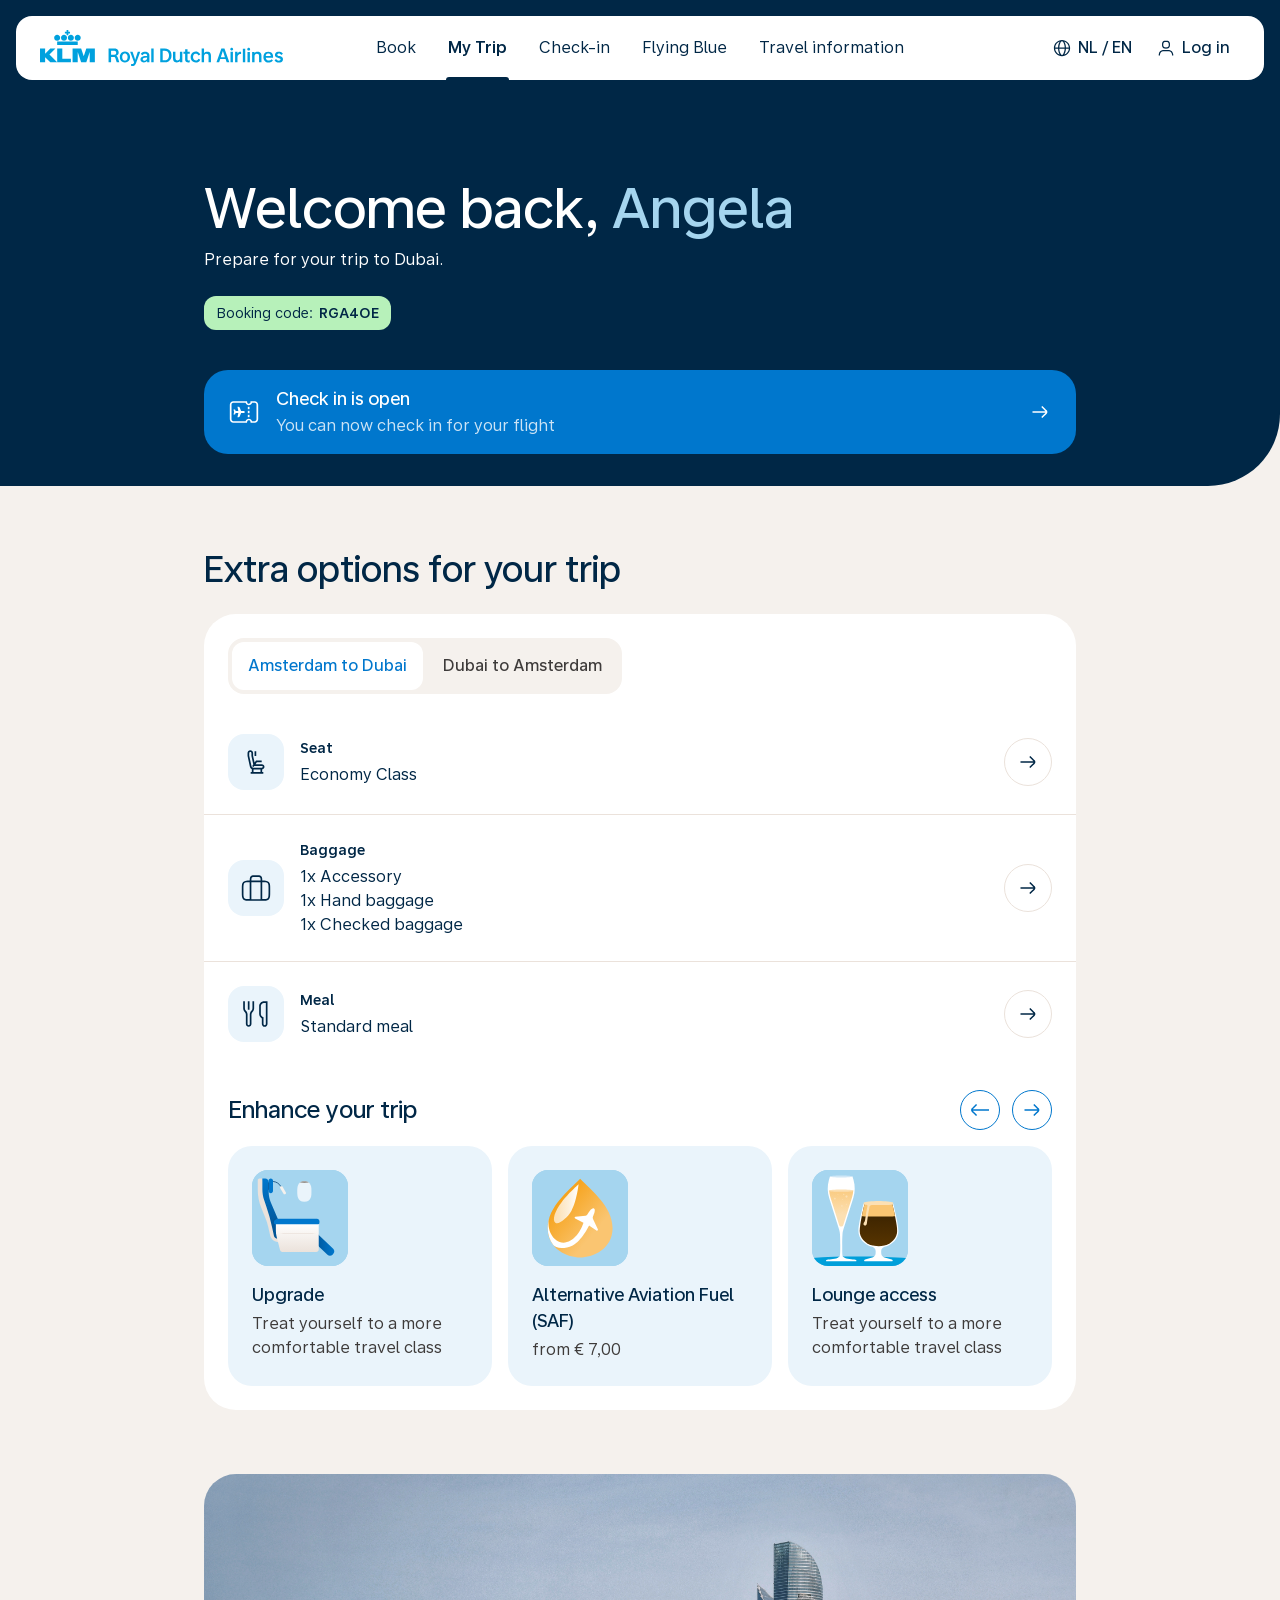
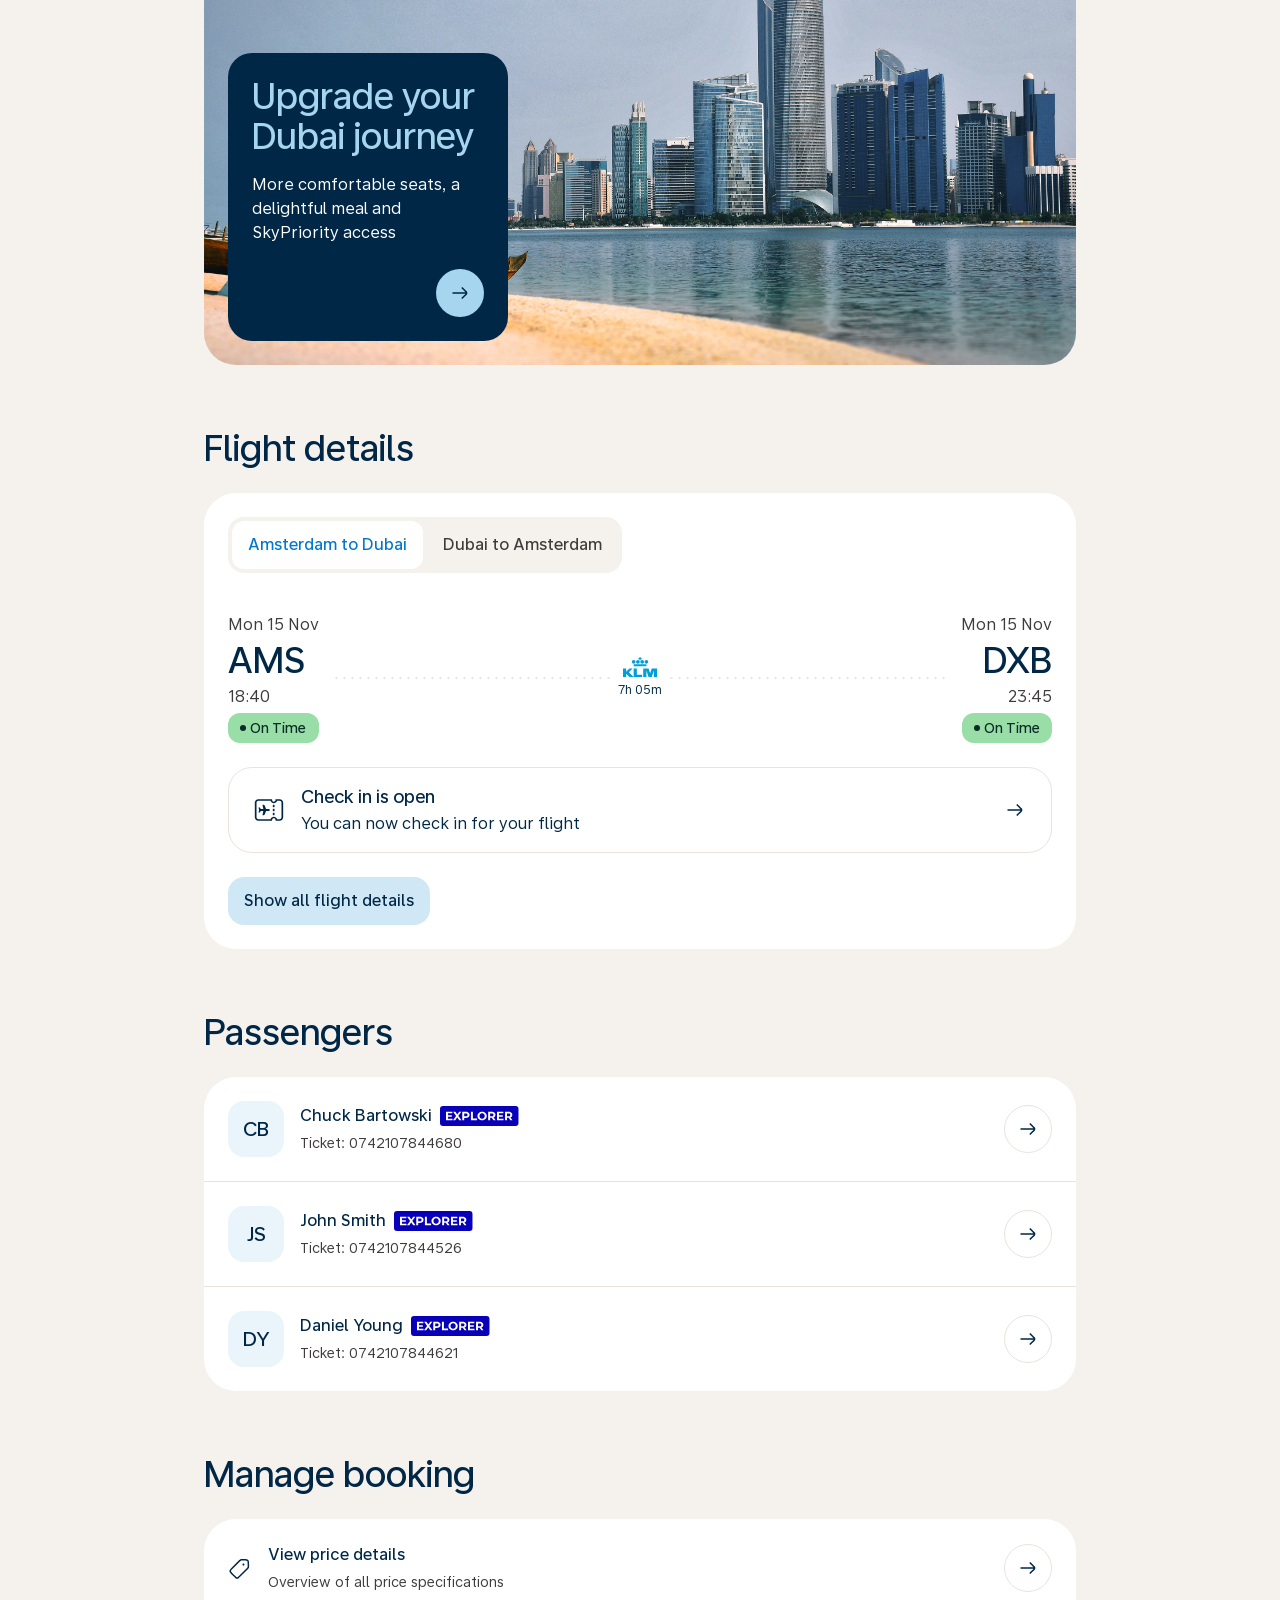
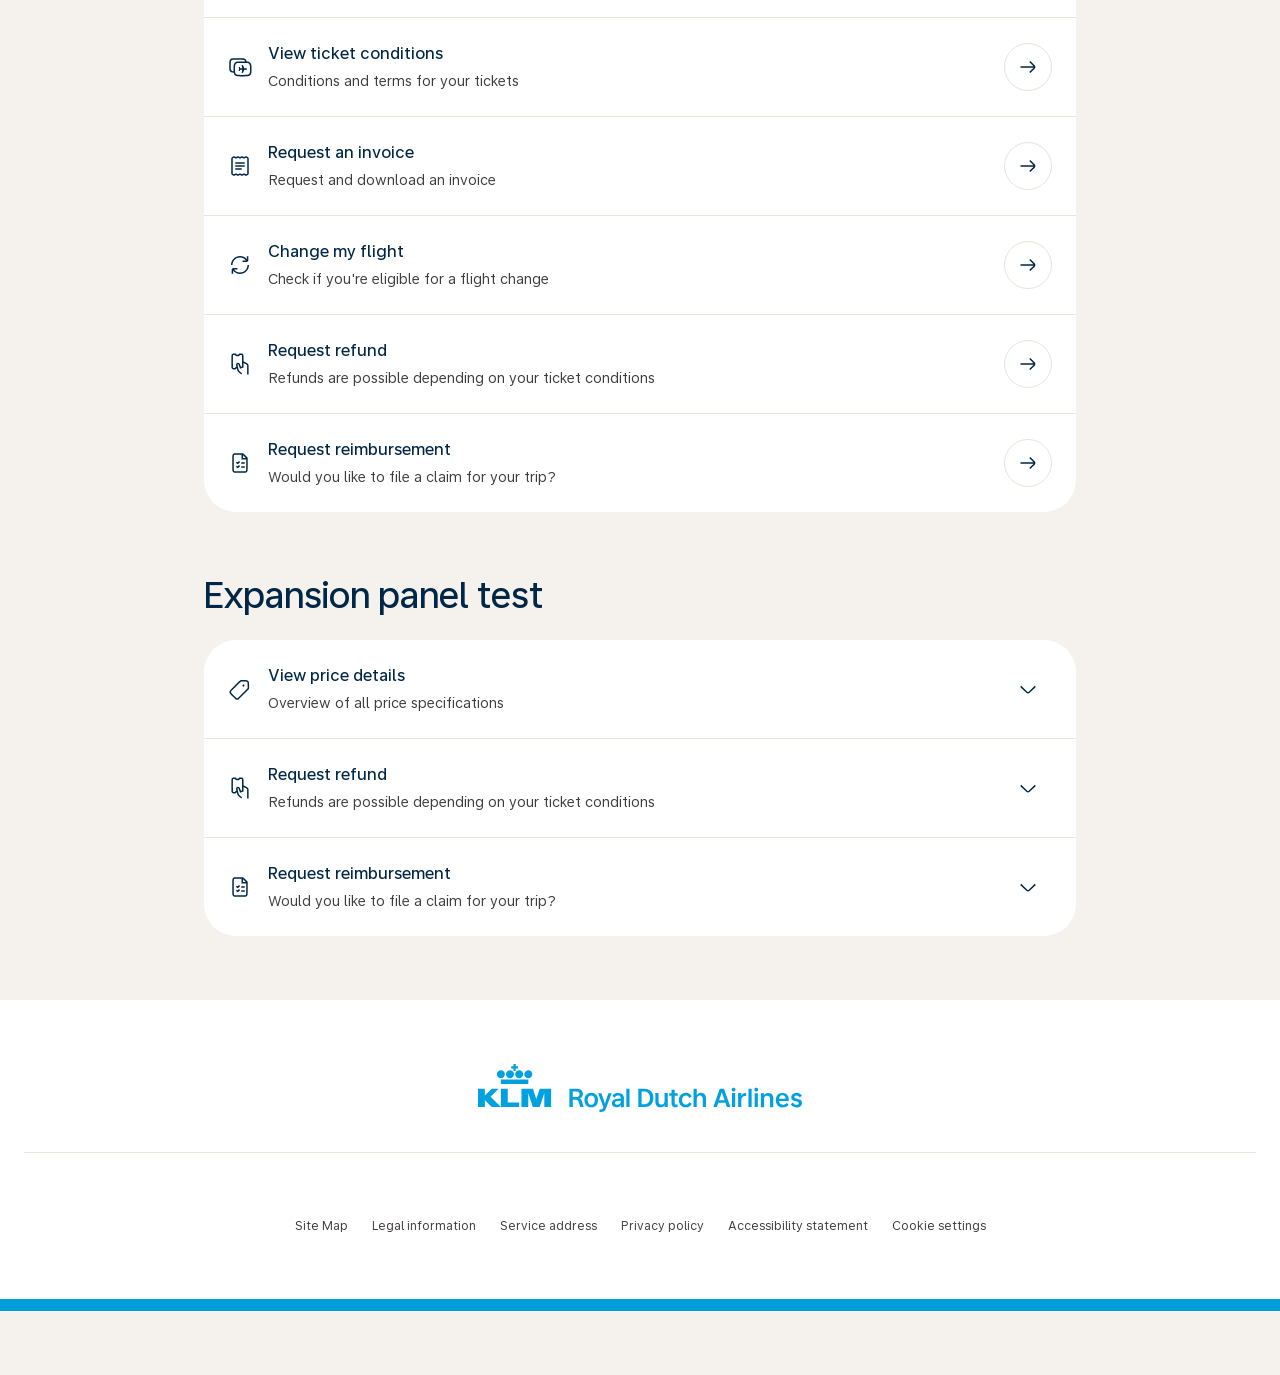
<file: my-trip.html>
<!DOCTYPE html>
<html lang="en">
<head>
  <meta charset="UTF-8" />
  <meta name="viewport" content="width=device-width, initial-scale=1.0" />
  <title>My Trip — KLM Royal Dutch Airlines</title>
  <link rel="icon" type="image/svg+xml" href="assets/logo/logo-full.svg" />
  <link rel="stylesheet" href="brand.css" />
  <style>

    /* ─── Reset & base ──────────────────────────────── */

    *, *::before, *::after { box-sizing: border-box; margin: 0; padding: 0; }

    html { scroll-behavior: auto; }

    body {
      font-family: var(--font-text);
      background: var(--bg-default);
      color: var(--text-default);
      -webkit-font-smoothing: antialiased;
      overflow-x: hidden;
      opacity: 0;
      animation: body-in 0.4s cubic-bezier(0.16, 1, 0.3, 1) 0.1s forwards;
    }

    @keyframes body-in {
      from { opacity: 0; }
      to   { opacity: 1; }
    }

    img { display: block; max-width: 100%; }
    a   { color: inherit; text-decoration: none; }
    button { cursor: pointer; font-family: inherit; border: none; background: none; }
    ul { list-style: none; }

    /* ─── Motion tokens ────────────────────────────── */

    :root {
      --ease-expo:   cubic-bezier(0.16, 1, 0.3, 1);
      --ease-spring: cubic-bezier(0.34, 1.56, 0.64, 1);
      --ease-swift:  cubic-bezier(0.32, 0.72, 0, 1);
      --radius-8: 8px;
      --surface-selected: var(--blue-800);
      --highlighted-title: var(--blue-200);
      --surface-action-alternative: var(--blue-100);
    }

    *, *::before, *::after {
      corner-shape: squircle;
    }

    /* ─── Sky gradient ─────────────────────────────── */

    body { position: relative; }

    .sky-gradient {
      background: radial-gradient(
        93.34% 152.28% at 32.08% -46.12%,
        #009FDA 0%,
        #009FDAdb 61.01%,
        #009FDA00 100%
      );
      -webkit-filter: blur(32px);
      filter: blur(32px);
      height: 289px;
      left: 40%;
      position: absolute;
      top: -60px;
      transform: translateX(-50%);
      width: 120vw;
      z-index: 0;
      pointer-events: none;
    }

    @media (max-width: 767px) {
      .sky-gradient {
        background: radial-gradient(
          94.13% 153.12% at 32.72% -46.96%,
          #009FDA 0%,
          #009FDAdb 61.01%,
          #009FDA00 100%
        );
        left: -12vw;
        top: -98px;
        width: 130vw;
        transform: none;
      }
    }

    /* ─── Navigation ───────────────────────────────── */

    .nav {
      position: fixed;
      top: 0;
      left: 0;
      right: 0;
      z-index: 100;
      padding: var(--space-16);
      pointer-events: none;
      transition: padding 0.5s var(--ease-expo);
    }

    .nav__pill {
      display: flex;
      align-items: stretch;
      background: var(--neutral-0);
      border-radius: var(--radius-16);
      padding: 0 var(--space-24);
      height: 64px;
      width: 100%;
      pointer-events: all;
      transition:
        border-radius  0.5s var(--ease-expo),
        padding        0.5s var(--ease-expo);
      transform: translateY(-8px);
      opacity: 0;
      animation: nav-in 1.15s var(--ease-expo) 0.2s forwards;
    }

    @keyframes nav-in {
      to { transform: translateY(0); opacity: 1; }
    }

    .nav--scrolled { padding: 0; }
    .nav--scrolled .nav__pill { border-radius: 0; }

    .nav__logo {
      display: flex;
      align-items: center;
      flex-shrink: 0;
      margin-right: var(--space-32);
    }

    .nav__logo img { height: 36px; width: auto; }

    .nav__links {
      display: flex;
      align-items: stretch;
      flex: 1;
      height: 100%;
    }

    @media (min-width: 1280px) {
      .nav__pill { position: relative; }
      .nav__links {
        position: absolute;
        left: 50%;
        transform: translateX(-50%);
        flex: unset;
        height: 100%;
      }
    }

    .nav__links > li { display: flex; align-items: stretch; }

    .nav__link {
      display: flex;
      align-items: center;
      padding: 0 16px;
      color: var(--text-default);
      font-family: var(--font-text);
      font-weight: 400;
      position: relative;
      white-space: nowrap;
      transition: color 0.15s;
    }

    .nav__link:hover { color: color-mix(in srgb, var(--text-default) 65%, transparent); }
    .nav__link--active:hover { opacity: 1; cursor: default; }
    .nav__link--active { font-weight: 700; }

    .nav__link--active::after {
      content: '';
      position: absolute;
      bottom: 0;
      left: 14px;
      right: 14px;
      height: 3px;
      background: var(--text-default);
      border-radius: var(--radius-12) var(--radius-12) 0 0;
    }

    .nav__actions {
      display: flex;
      align-items: center;
      gap: var(--space-4);
      margin-left: auto;
      flex-shrink: 0;
    }

    .nav__meta,
    .nav__cta {
      display: flex;
      align-items: center;
      gap: 6px;
      padding: 8px 10px;
      color: var(--text-default);
      border-radius: var(--radius-12);
      transition: background 0.15s;
      white-space: nowrap;
      font-family: var(--font-text);
    }

    .nav__meta:hover { background: var(--surface-highlight); }
    .nav__cta { cursor: pointer; border: none; background: none; }
    .nav__cta:hover,
    .nav__account.is-open .nav__cta { background: var(--surface-highlight); }

    .nav__icon-btn {
      display: flex;
      align-items: center;
      justify-content: center;
      width: 40px;
      height: 40px;
      color: var(--text-default);
      border-radius: var(--radius-12);
      border: none;
      background: none;
      cursor: pointer;
      flex-shrink: 0;
      transition: background 0.15s;
    }

    .nav__icon-btn:hover { background: var(--surface-highlight); }
    .nav__icon-btn img,
    .nav__meta img,
    .nav__cta img { width: 20px; height: 20px; flex-shrink: 0; }

    /* ─── Account dropdown ──────────────────────────── */

    .nav__account { position: relative; }

    .nav__account-dropdown {
      position: absolute;
      top: calc(100% + 8px);
      right: 0;
      width: 280px;
      background: var(--neutral-0);
      border-radius: var(--radius-16);
      border: 1.5px solid color-mix(in srgb, var(--blue-900) 8%, transparent);
      box-shadow: none;
      z-index: 200;
      overflow: hidden;
      opacity: 0;
      transform: translateY(-6px) scale(0.97);
      transform-origin: top right;
      pointer-events: none;
      transition: opacity 0.2s ease-out, transform 0.32s var(--ease-expo);
    }

    .nav__account.is-open .nav__account-dropdown {
      opacity: 1;
      transform: translateY(0) scale(1);
      pointer-events: auto;
    }

    .nav__account-list { list-style: none; padding: var(--space-8) 0; margin: 0; }

    .nav__account-link {
      display: block;
      padding: 11px var(--space-24);
      color: var(--text-default);
      text-decoration: none;
      font-family: var(--font-text);
      opacity: 0;
      transform: translateY(6px);
      transition: opacity 0.22s ease-out, transform 0.32s var(--ease-expo), color 0.15s, background 0.15s;
    }

    .nav__account-link:hover { color: var(--colour-active); background: var(--surface-highlight); }

    .nav__account.is-open .nav__account-list li:nth-child(1) .nav__account-link { opacity: 1; transform: none; transition-delay: 0.04s; }
    .nav__account.is-open .nav__account-list li:nth-child(2) .nav__account-link { opacity: 1; transform: none; transition-delay: 0.07s; }
    .nav__account.is-open .nav__account-list li:nth-child(3) .nav__account-link { opacity: 1; transform: none; transition-delay: 0.10s; }
    .nav__account.is-open .nav__account-list li:nth-child(4) .nav__account-link { opacity: 1; transform: none; transition-delay: 0.13s; }

    .nav__account-actions {
      padding: var(--space-16) var(--space-24) var(--space-24);
      border-top: 1.5px solid var(--divider-light);
      display: flex;
      flex-direction: column;
      gap: var(--space-12);
      opacity: 0;
      transform: translateY(6px);
      transition: opacity 0.22s ease-out 0.16s, transform 0.32s var(--ease-expo) 0.16s;
    }

    .nav__account.is-open .nav__account-actions { opacity: 1; transform: none; }
    .nav__account-actions .btn--primary { width: 100%; justify-content: center; }

    .nav__account-signup {
      color: var(--text-alternative);
      text-align: center;
      font-family: var(--font-text);
    }

    .nav__account-signup-link {
      display: inline-flex;
      align-items: center;
      gap: 4px;
      color: var(--colour-active);
      text-decoration: underline;
      text-underline-offset: 2px;
      transition: opacity 0.15s;
    }

    .nav__account-signup-link:hover { opacity: 0.7; }

    /* ─── Hamburger & mobile menu ──────────────────── */

    .nav__hamburger {
      display: none;
      flex-direction: column;
      align-items: center;
      justify-content: center;
      gap: 5px;
      width: 36px;
      height: 36px;
      border-radius: var(--radius-12);
      padding: 0;
      flex-shrink: 0;
      background: transparent;
      border: none;
      cursor: pointer;
      transition: background 0.2s;
      margin-left: 4px;
    }

    .nav__hamburger:hover { background: var(--surface-highlight); }

    .nav__hamburger-line {
      display: block;
      width: 18px;
      height: 1.5px;
      background: var(--text-default);
      border-radius: 1px;
      transform-origin: center;
      transition: transform 0.35s var(--ease-expo), opacity 0.2s;
    }

    .nav__hamburger.is-open .nav__hamburger-line:first-child { transform: translateY(3.25px) rotate(45deg); }
    .nav__hamburger.is-open .nav__hamburger-line:last-child  { transform: translateY(-3.25px) rotate(-45deg); }

    .mobile-menu {
      position: fixed;
      inset: 0;
      z-index: 99;
      background: linear-gradient(155deg, var(--blue-700) 0%, var(--blue-900) 80%);
      padding: 72px var(--space-24) var(--space-40);
      display: flex;
      flex-direction: column;
      opacity: 0;
      transform: translateY(-8px);
      pointer-events: none;
      transition: opacity 0.3s var(--ease-expo), transform 0.3s var(--ease-expo);
    }

    .mobile-menu.is-open { opacity: 1; transform: translateY(0); pointer-events: all; }

    .mobile-menu__links {
      flex: 1;
      display: flex;
      flex-direction: column;
      justify-content: center;
      gap: 0;
    }

    .mobile-menu__link {
      display: flex;
      align-items: center;
      justify-content: space-between;
      padding: 20px 0;
      border-bottom: 1.5px solid color-mix(in srgb, var(--neutral-0) 10%, transparent);
      color: var(--text-contrast);
      font-family: var(--font-display);
      font-size: var(--headline-m-size);
      line-height: var(--headline-m-lh);
      font-weight: 500;
      opacity: 0;
      transform: translateY(12px);
      transition:
        opacity 0.4s var(--ease-expo),
        transform 0.4s var(--ease-expo),
        color 0.15s;
      transition-delay: var(--d, 0s);
    }

    .mobile-menu__link svg { width: 20px; height: 20px; color: var(--neutral-0); flex-shrink: 0; }
    .mobile-menu.is-open .mobile-menu__link { opacity: 1; transform: translateY(0); }
    .mobile-menu__link:hover { color: color-mix(in srgb, var(--neutral-0) 70%, transparent); }

    .mobile-menu__footer {
      display: flex;
      align-items: center;
      padding-top: var(--space-24);
      border-top: 1.5px solid color-mix(in srgb, var(--neutral-0) 10%, transparent);
      opacity: 0;
      transition: opacity 0.35s var(--ease-expo) 0.32s;
    }

    .mobile-menu.is-open .mobile-menu__footer { opacity: 1; }

    .mobile-menu__lang {
      display: flex;
      align-items: center;
      gap: 8px;
      color: var(--text-contrast);
      font-family: var(--font-text);
      font-size: var(--body-m-size);
      line-height: var(--body-m-lh);
      font-weight: 500;
    }

    @media (max-width: 959px) {
      .nav { padding: 0; }
      .nav__pill { border-radius: 0; box-shadow: none; padding: 0 8px 0 16px; }
      .nav__links { display: none; }
      .nav__hamburger { display: flex; }
      .nav__meta { display: none; }
      .nav__cta span { display: none; }
      .nav__cta { padding: 8px; gap: 0; }
      .nav__actions { gap: 4px; }
      .nav__hamburger { margin-left: 0; }
    }

    @media (min-width: 960px) and (max-width: 1279px) {
      .nav__pill { flex-wrap: wrap; height: auto; padding: var(--space-8) var(--space-24) 0; row-gap: 0; }
      .nav__logo { order: 1; height: 48px; }
      .nav__actions { order: 2; height: 48px; }
      .nav__links { order: 3; flex-basis: 100%; height: 56px; }
      .nav__link { padding: var(--space-8) 16px; }
    }

    /* ─── Scroll reveal ────────────────────────────── */

    .reveal {
      transition: opacity 0.9s var(--ease-expo), transform 0.9s var(--ease-expo), filter 0.6s var(--ease-expo);
      transition-delay: var(--d, 0s);
      will-change: transform, opacity;
    }

    .reveal.is-visible { opacity: 1; transform: translateY(0); filter: blur(0); }

    @media (prefers-reduced-motion: no-preference) {
      .reveal:not(.is-visible) { opacity: 0; transform: translateY(32px); filter: blur(4px); }
    }

    /* ─── Search hero ───────────────────────────────── */

    .search-hero {
      padding-top: 136px;
      padding-bottom: 0;
      padding-left: 48px;
      padding-right: 48px;
    }

    .search-hero__inner { max-width: 1320px; margin: 0 auto; }

    @media (min-width: 960px) and (max-width: 1279px) {
      .search-hero { padding-top: 160px; padding-left: var(--space-16); padding-right: var(--space-16); }
    }

    @media (max-width: 959px) {
      .search-hero { padding-top: calc(64px + var(--space-16)); padding-bottom: 0; padding-left: var(--space-16); padding-right: var(--space-16); }
    }

    /* ─── Search widget ─────────────────────────────── */

    .search {
      background: var(--neutral-0);
      border-radius: var(--radius-32);
      padding: var(--space-32);
      width: 100%;
      opacity: 0;
      transform: translateY(10px);
      animation: search-in 0.8s var(--ease-expo) 0.3s forwards;
    }

    @keyframes search-in {
      from { opacity: 0; transform: translateY(10px); }
      to   { opacity: 1; transform: translateY(0); }
    }

    .search__heading { color: var(--text-default); letter-spacing: -0.02em; margin-bottom: var(--space-24); }

    @media (max-width: 959px) {
      .search { border-radius: 0; padding: var(--space-24) var(--space-16); }
      .search__heading { font-size: var(--headline-l-size); line-height: var(--headline-l-lh); }
    }

    /* ── Search top row ── */
    .search__top { display: flex; align-items: center; justify-content: space-between; margin-bottom: var(--space-24); }
    .search__options { display: flex; align-items: center; gap: var(--space-24); }
    .search__options--mobile { display: none; }

    .search__checkbox-label {
      display: flex; align-items: center; gap: var(--space-8); cursor: pointer;
      font-family: var(--font-text); font-size: var(--body-m-size); line-height: var(--body-m-lh);
      font-weight: 400; color: var(--text-default); user-select: none; white-space: nowrap;
    }

    .search__checkbox-wrap { position: relative; display: flex; align-items: center; justify-content: center; width: 20px; height: 20px; flex-shrink: 0; }
    .search__checkbox { position: absolute; inset: 0; opacity: 0; cursor: pointer; width: 100%; height: 100%; margin: 0; z-index: 1; }
    .search__checkbox-box { display: block; width: 20px; height: 20px; border-radius: 4px; border: 1.5px solid var(--border-default); background: transparent; transition: border-color 0.15s var(--ease-expo), background 0.15s var(--ease-expo); pointer-events: none; }
    .search__checkbox:hover + .search__checkbox-box { border-color: var(--border-contrast); }
    .search__checkbox:checked + .search__checkbox-box { background: var(--colour-active); border-color: var(--colour-active); background-image: url("data:image/svg+xml,%3Csvg viewBox='0 0 12 10' fill='none' xmlns='http://www.w3.org/2000/svg'%3E%3Cpath d='M1 5l3.5 3.5L11 1' stroke='white' stroke-width='1.5' stroke-linecap='round' stroke-linejoin='round'/%3E%3C/svg%3E"); background-repeat: no-repeat; background-position: center; background-size: 12px 10px; }

    /* ── Pill tabs ── */
    .search__tabs { display: flex; gap: var(--space-4); background: var(--bg-default); border-radius: var(--radius-16); padding: 4px; width: fit-content; position: relative; }
    .search__tabs-indicator { position: absolute; top: 4px; left: 0; height: calc(100% - 8px); border-radius: var(--radius-12); background: var(--surface-selected); pointer-events: none; transition: transform 0.35s var(--ease-expo), width 0.35s var(--ease-expo); will-change: transform, width; }

    .search__tab {
      display: inline-flex; align-items: center; padding: var(--space-12) var(--space-16);
      border-radius: var(--radius-12); font-family: var(--font-text); font-size: var(--body-s-size);
      line-height: var(--body-s-lh); font-weight: 500; color: var(--text-alternative);
      background: transparent; border: none; cursor: pointer; position: relative; z-index: 1;
      transition: color 0.25s var(--ease-expo); white-space: nowrap;
    }

    .search__tab--active { color: var(--text-contrast); }
    .search__tab:not(.search__tab--active):hover { color: var(--text-default); }

    /* ── Fields row ── */
    .search__fields { display: grid; grid-template-columns: 2fr 1fr 1fr auto; gap: var(--space-16); align-items: stretch; }
    .search__route { position: relative; display: flex; align-items: stretch; }

    .search__field {
      display: flex; flex-direction: column; justify-content: center; gap: 4px;
      padding: 10px var(--space-16); border: 1.5px solid var(--border-default);
      border-radius: var(--radius-16); cursor: pointer;
      transition: border-color 0.2s var(--ease-expo); flex: 1; min-width: 0;
    }

    .search__field--from { border-radius: var(--radius-16) 0 0 var(--radius-16); border-right: none; padding-right: 44px; }
    .search__field--to   { border-radius: 0 var(--radius-16) var(--radius-16) 0; border-left: none; padding-left: 44px; }

    .search__route::after { content: ''; position: absolute; left: 50%; top: 0; bottom: 0; width: 1.5px; background: var(--border-default); transform: translateX(-50%); pointer-events: none; z-index: 1; transition: background 0.15s var(--ease-expo); }
    .search__route:has(.search__field:hover)::after { background: var(--border-contrast); }
    .search__field:hover { border-color: var(--border-contrast); }
    .search__field:focus-within, .search__field:focus { outline: none; border-color: var(--border-active); }
    .search__fields .search__field.is-active { outline: none; border-color: var(--border-active); }
    .search__fields .search__field--from.is-active { border-right: 1.5px solid var(--border-active); }
    .search__fields .search__field--to.is-active   { border-left: 1.5px solid var(--border-active); }
    .search__route:has(.is-active)::after { display: none; }

    .search__label { color: var(--text-alternative); font-family: var(--font-text); font-size: var(--label-m-size); line-height: var(--label-m-lh); font-weight: 500; }
    .search__value { color: var(--text-default); font-family: var(--font-text); font-size: var(--body-m-size); line-height: var(--body-m-lh); font-weight: 500; letter-spacing: -0.01em; white-space: nowrap; overflow: hidden; text-overflow: ellipsis; }

    .search__swap { position: absolute; left: 50%; top: 50%; transform: translate(-50%, -50%); z-index: 2; width: 36px; height: 36px; border-radius: 9999px; corner-shape: round; background: var(--surface-highlight); border: none; display: flex; align-items: center; justify-content: center; flex-shrink: 0; transition: background 0.2s; }
    .search__swap:hover { background: var(--surface-highlight-emphasis); }
    .search__swap svg { width: 14px; height: 14px; color: var(--colour-active); transition: transform 0.7s cubic-bezier(0.33, 1, 0.68, 1); }
    .search__swap:hover svg { transform: rotate(180deg); }

    /* ── Search button ── */
    .btn--search-klm {
      display: inline-flex; align-items: center; justify-content: center; gap: var(--space-8);
      padding: 0 var(--space-28, 28px); height: 100%; background: var(--colour-active);
      color: var(--neutral-0); border-radius: var(--radius-16); font-family: var(--font-text);
      font-size: var(--body-m-size); line-height: var(--body-m-lh); font-weight: 500;
      border: none; cursor: pointer; white-space: nowrap; align-self: stretch; flex-shrink: 0;
      transition: background 0.2s var(--ease-expo), transform 0.15s;
    }

    .btn--search-klm:hover { background: var(--blue-600); }

    .btn--alternative {
      background: var(--surface-action-alternative);
      color: var(--text-default);
    }

    @media (hover: hover) and (pointer: fine) {
      .btn--search-klm:active { transform: scale(0.98); }
      .btn--alternative:hover { background: var(--surface-action-alternative); filter: brightness(0.95); }
    }

    /* ── Responsive: search ── */
    @media (max-width: 959px) {
      .search__fields { grid-template-columns: 1fr; }
      .search__route { flex-direction: column; gap: var(--space-16); }
      .search__field--from, .search__field--to { border-radius: var(--radius-16); border: 1.5px solid var(--border-default); padding: 10px var(--space-16); }
      .search__route::after { display: none; }
      .search__swap { display: none; }
      .btn--search-klm { min-height: 52px; width: 100%; }
      .search__top .search__options { display: none; }
      .search__options--mobile { display: flex; flex-wrap: wrap; gap: var(--space-16) var(--space-24); padding-top: var(--space-16); }
    }

    /* ─── Image block ───────────────────────────────── */

    .my-trip-hero-section {
      padding: 0;
      margin-top: calc(-1 * var(--space-64));
      opacity: 0;
      animation: search-in 0.8s var(--ease-expo) 0.55s forwards;
    }

    .my-trip-hero {
      position: relative;
      border-radius: 0;
      overflow: hidden;
      background: var(--surface-contrast);
      display: flex;
      flex-direction: column;
      justify-content: flex-end;
      padding: 240px var(--space-32) var(--space-32);
    }

    @media (min-width: 1280px) {
      .my-trip-hero { border-radius: 0 0 72px 0; }
    }

    @media (max-width: 959px) {
      .image-block__card { border-radius: var(--radius-32); overflow: visible; display: flex; flex-direction: column; }
    }

    @keyframes img-breathe {
      0%, 100% { transform: scale(1); }
      50%       { transform: scale(1.04); }
    }

    .image-block__img { display: block; width: 100%; aspect-ratio: 16 / 9; object-fit: cover; animation: img-breathe 12s ease-in-out infinite; transform-origin: center center; }

    @media (prefers-reduced-motion: reduce) { .image-block__img { animation: none; } }

    @media (max-width: 959px) { .image-block__img { border-radius: var(--radius-32); flex-shrink: 0; aspect-ratio: 4 / 3; } }
    @media (min-width: 720px) and (max-width: 959px) { .image-block__img { aspect-ratio: 16 / 9; } }

    .image-block__content {
      position: relative;
      background: transparent; border-radius: var(--radius-24);
      padding: var(--space-32);
      max-width: 872px; display: flex; flex-direction: column; gap: var(--space-16); cursor: pointer;
      text-align: center; align-items: center; margin: 0 auto;
    }

    @media (max-width: 959px) {
      .image-block__content { max-width: none; padding: var(--space-24); }
    }

    .image-block__label { font-family: var(--font-display); font-size: var(--headline-s-size); line-height: var(--headline-s-lh); font-weight: 500; color: var(--text-contrast); opacity: 0.7; }
    .image-block__title { color: var(--highlighted-title); }
    .image-block__body  { font-family: var(--font-text); font-size: var(--body-m-size); line-height: var(--body-m-lh); font-weight: 400; color: var(--text-contrast); }

    .image-block__cta {
      position: absolute; bottom: var(--space-24); right: var(--space-24);
      display: inline-flex; align-items: center; justify-content: center;
      width: 48px; height: 48px; border-radius: 9999px; corner-shape: round;
      background: var(--blue-200); border: none; padding: 0; cursor: pointer;
      flex-shrink: 0; overflow: hidden;
      transition: background 0.2s var(--ease-expo), transform 0.2s var(--ease-expo);
    }

    .image-block__cta:active { transform: scale(0.96); }

    /* ─── Icon button arrow animation ───────────────── */
    .icon-btn-arrows { position: relative; width: 24px; height: 24px; display: flex; align-items: center; justify-content: center; }
    .icon-btn-arrows svg { position: absolute; width: 24px; height: 24px; transition: transform 0.75s var(--ease-expo); }
    .icon-btn-arrows svg:first-child { transform: translateX(0) scale(1); }
    .icon-btn-arrows svg:last-child  { transform: translateX(-48px) scale(0.7); }

    @media (hover: hover) and (pointer: fine) {
      .image-block__content:hover .icon-btn-arrows svg:first-child { transform: translateX(48px) scale(0.7); }
      .image-block__content:hover .icon-btn-arrows svg:last-child  { transform: translateX(0) scale(1); }
    }

    @media (prefers-reduced-motion: reduce) { .icon-btn-arrows svg { transition: none; } }

    /* ─── Search v2 ───────────────────────────────── */

    .search--v2 { background: transparent; padding: 0; border-radius: var(--radius-24); overflow: visible; }

    .search-v2__tabbar { display: flex; background: var(--surface-contrast); border-radius: var(--radius-24) var(--radius-24) 0 0; width: fit-content; }

    .search-v2__tab {
      width: 200px; padding: var(--space-12) var(--space-16);
      font-family: var(--font-text); font-size: var(--body-s-size, 14px); line-height: var(--body-s-lh, 20px);
      font-weight: 500; border: none; cursor: pointer;
      transition: background 0.2s var(--ease-expo), color 0.2s var(--ease-expo);
      color: var(--blue-200, #a5d5ef); background: transparent; border-radius: 0;
    }

    .search-v2__tab:first-child { border-radius: var(--radius-24) 0 0 0; }
    .search-v2__tab:last-child  { border-radius: 0 var(--radius-24) 0 0; }

    .search-v2__tab--active,
    .search-v2__tab--active:first-child,
    .search-v2__tab--active:last-child {
      background: var(--neutral-0); color: var(--text-default); font-weight: 700;
      border-radius: var(--radius-24) var(--radius-24) 0 0;
    }

    .search-v2__body { background: var(--neutral-0); border-radius: 0 var(--radius-32) var(--radius-32) var(--radius-32); padding: var(--space-32); display: flex; flex-direction: column; gap: var(--space-24); }
    .search-v2__controls { display: flex; flex-direction: column; gap: 12px; }
    .search-v2__selects { display: flex; gap: var(--space-4); align-items: center; }
    .search-v2__select-wrap { display: inline-flex; align-items: center; gap: var(--space-8); border-radius: var(--radius-8); transition: background 0.2s var(--ease-expo); cursor: pointer; }
    .search-v2__select-wrap:hover, .search-v2__select-wrap:focus-within { background: var(--bg-alternative); }

    .search-v2__select {
      appearance: none; -webkit-appearance: none; background: transparent; border: none; width: auto;
      transition: width 0.2s var(--ease-expo); padding: var(--space-8) 0 var(--space-8) var(--space-16);
      font-family: var(--font-text); font-size: var(--body-m-size); line-height: var(--body-m-lh);
      font-weight: 500; color: var(--text-default); cursor: pointer; outline: none;
    }

    .search-v2__select-icon { width: 16px; height: 16px; flex-shrink: 0; margin-right: var(--space-8); color: var(--text-default); pointer-events: none; }
    .search-v2__fields { grid-template-columns: 2fr 1fr 1fr auto !important; }
    .search--v2 .search__top { margin-bottom: 0; }
    .search--v2 .search__heading { margin-bottom: 0; }
    .search-v2__panel { display: flex; flex-direction: column; gap: var(--space-24); }
    .search-v2__panel--hidden { display: none; }

    ::view-transition-old(root),
    ::view-transition-new(root) { animation-duration: 0.35s; animation-timing-function: cubic-bezier(0.16, 1, 0.3, 1); }

    .search-v2__holiday { display: flex; align-items: center; justify-content: flex-start; gap: var(--space-32); }
    .search-v2__holiday .btn--search-klm { margin-left: auto; }
    .search-v2__holiday-copy { display: flex; flex-direction: column; gap: var(--space-8); }
    .search-v2__holiday-ill { border-radius: 12px; flex-shrink: 0; }
    .search-v2__holiday-text { color: var(--text-alternative); }
    .search-v2__holiday .btn--search-klm { height: auto; padding: var(--space-16) var(--space-28, 28px); align-self: center; flex-shrink: 0; }

    @media (max-width: 959px) {
      .search-v2__holiday { flex-direction: column; align-items: flex-start; }
      .search-v2__holiday .btn--search-klm { width: 100%; }
      .search-v2__tabbar { width: 100%; }
      .search-v2__tab    { flex: 1; }
      .search-v2__body   { border-radius: 0 0 var(--radius-32) var(--radius-32); padding: var(--space-24); }
      .search-v2__fields { grid-template-columns: 1fr !important; }
      .search-v2__selects { flex-wrap: wrap; }
    }

    /* ─── Footer ─────────────────────────────────── */

    .footer { background: var(--bg-alternative); padding: var(--space-64) var(--space-24); border-bottom: 12px solid var(--blue-400); }
    .footer__inner { max-width: 1280px; margin: 0 auto; border-top: 1.5px solid var(--border-default); padding-top: var(--space-64); }
    .footer__logo { height: 48px; width: auto; display: block; margin-bottom: var(--space-40); margin-left: auto; margin-right: auto; }

    .footer__top { display: grid; grid-template-columns: repeat(4, 1fr); gap: var(--space-48); margin-bottom: var(--space-64); }
    .footer__mid { display: grid; grid-template-columns: repeat(4, 1fr); gap: var(--space-48); margin-bottom: var(--space-64); }

    .footer__app-stores { display: flex; flex-direction: column; gap: var(--space-12); }
    .footer__app-store { display: block; line-height: 0; align-self: flex-start; transition: opacity 0.15s; }
    .footer__app-store:hover { opacity: 0.8; }
    .footer__app-store img { display: block; width: 136px; height: auto; }

    .footer__col-toggle { display: flex; align-items: center; justify-content: space-between; gap: var(--space-16); width: 100%; background: none; border: none; padding: 0; margin-bottom: var(--space-16); color: var(--blue-900); text-align: left; cursor: default; }
    .footer__col-chevron { display: none; width: 16px; height: 16px; flex-shrink: 0; transition: transform 0.3s var(--ease-expo); }
    .footer__col ul { display: flex; flex-direction: column; gap: var(--space-12); }
    .footer__col a { color: var(--text-alternative); opacity: 1; transition: color 0.15s; }
    .footer__col a:hover { color: var(--text-default); }
    .footer__col-panel { display: grid; grid-template-rows: 1fr; }
    .footer__col-panel-inner { min-height: 0; }

    .footer__bottom { display: flex; flex-direction: column; align-items: flex-start; gap: var(--space-8); }
    .footer__legal-links { display: flex; flex-wrap: wrap; gap: var(--space-24); }
    .footer__legal-links a { color: var(--text-alternative); opacity: 1; transition: color 0.15s; }
    .footer__legal-links a:hover { color: var(--text-default); }

    @media (max-width: 959px) {
      .footer { padding-left: var(--space-16); padding-right: var(--space-16); }
      .footer__inner { border-top: none; padding-top: 0; }
      .footer__top, .footer__mid { grid-template-columns: 1fr; gap: 0; margin-bottom: 0; }
      .footer__bottom { flex-direction: column; gap: var(--space-16); align-items: flex-start; margin-top: var(--space-24); }
      .footer__col { border-bottom: 1px solid var(--border-subtle); }
      .footer__top .footer__col:first-child { border-top: 1px solid var(--border-subtle); }
      .footer__col-toggle { cursor: pointer; padding: var(--space-20) 0; margin-bottom: 0; }
      .footer__col-chevron { display: block; }
      .footer__col.is-open .footer__col-chevron { transform: rotate(180deg); }
      .footer__col-panel { grid-template-rows: 0fr; transition: grid-template-rows 0.4s var(--ease-expo); }
      .footer__col.is-open .footer__col-panel { grid-template-rows: 1fr; }
      .footer__col-panel-inner { overflow: hidden; }
      .footer__col-panel-inner ul,
      .footer__col-panel-inner .footer__app-stores { padding-bottom: var(--space-20); }
    }

    /* ─── Main content placeholder ─────────────────── */

    /* ─── Page content wrapper ──────────────────── */

    .page-content {
      max-width: 872px;
      margin: 0 auto;
      padding: var(--space-64) 0;
      display: flex;
      flex-direction: column;
      gap: var(--space-64);
    }

    @media (max-width: 959px) {
      .page-content { padding-left: var(--space-16); padding-right: var(--space-16); }
    }

    /* ─── Destination image block ────────────────── */

    .trip-image-block {
      position: relative;
      border-radius: var(--radius-32);
      overflow: hidden;
    }

    @media (max-width: 959px) {
      .trip-image-block {
        border-radius: var(--radius-32);
        overflow: visible;
        display: flex;
        flex-direction: column;
      }
    }

    @keyframes img-breathe {
      0%, 100% { transform: scale(1); }
      50%       { transform: scale(1.04); }
    }

    .trip-image-block__img {
      display: block;
      width: 100%;
      aspect-ratio: 16 / 9;
      object-fit: cover;
      animation: img-breathe 12s ease-in-out infinite;
      transform-origin: center center;
    }

    @media (prefers-reduced-motion: reduce) {
      .trip-image-block__img { animation: none; }
    }

    @media (max-width: 959px) {
      .trip-image-block__img {
        border-radius: var(--radius-32);
        flex-shrink: 0;
        aspect-ratio: 4 / 3;
      }
    }

    @media (min-width: 720px) and (max-width: 959px) {
      .trip-image-block__img {
        aspect-ratio: 16 / 9;
      }
    }

    .trip-image-block__content {
      position: absolute;
      bottom: var(--space-24);
      left: var(--space-24);
      background: var(--surface-contrast);
      border-radius: var(--radius-24);
      padding: var(--space-24);
      padding-bottom: calc(var(--space-24) + 48px + var(--space-24));
      max-width: 280px;
      display: flex;
      flex-direction: column;
      gap: var(--space-16);
      cursor: pointer;
    }

    @media (max-width: 959px) {
      .trip-image-block__content {
        position: relative;
        left: auto;
        right: auto;
        bottom: auto;
        max-width: none;
        border-radius: var(--radius-24);
        margin-top: -96px;
        margin-left: var(--space-16);
        margin-right: var(--space-16);
        z-index: 1;
      }
    }

    @media (hover: hover) and (pointer: fine) {
      .trip-image-block__content:hover .icon-btn-arrows svg:first-child {
        transform: translateX(48px) scale(0.7);
      }
      .trip-image-block__content:hover .icon-btn-arrows svg:last-child {
        transform: translateX(0) scale(1);
      }
    }

    /* ─── Footer overrides ───────────────────────── */

    .footer__bottom { align-items: center; }
    .footer__legal-links { justify-content: center; }

    /* ─── Extra options card ─────────────────────── */

    .extra-options__title {
      color: var(--text-default);
      margin-bottom: var(--space-24);
    }

    .extra-options__card {
      background: var(--neutral-0);
      border-radius: var(--radius-32);
      corner-shape: squircle;
      overflow: hidden;
    }

    @media (max-width: 959px) {
      .extra-options__card { border-radius: var(--radius-24); }
    }

    /* ─── Trip options list ──────────────────────── */

    .extra-options__card > .search__tabs { margin-bottom: var(--space-16); }

    /* ── Segmented tabs ── */
    .search__tabs {
      display: flex;
      gap: var(--space-4);
      background: var(--bg-default);
      border-radius: var(--radius-16);
      padding: 4px;
      width: fit-content;
      position: relative;
      margin: var(--space-24);
      margin-bottom: 0;
    }
    .search__tabs-indicator {
      position: absolute;
      top: 4px; left: 0;
      height: calc(100% - 8px);
      border-radius: var(--radius-12);
      background: var(--neutral-0);
      pointer-events: none;
      transition: transform 0.35s var(--ease-expo), width 0.35s var(--ease-expo);
      will-change: transform, width;
    }
    .search__tab {
      display: inline-flex; align-items: center;
      padding: var(--space-12) var(--space-16);
      border-radius: var(--radius-12);
      font-family: var(--font-text);
      font-size: var(--body-m-size); line-height: var(--body-m-lh);
      font-weight: 500; color: var(--text-alternative);
      background: transparent; border: none;
      cursor: pointer; position: relative; z-index: 1;
      transition: color 0.25s var(--ease-expo); white-space: nowrap;
    }
    .search__tab--active { color: var(--text-active); }
    .search__tab:not(.search__tab--active):hover { color: var(--text-default); }

    .trip-options {
      list-style: none;
      display: flex;
      flex-direction: column;
    }

    .trip-option {
      display: flex;
      align-items: center;
      gap: var(--space-16);
      padding: var(--space-24);
      cursor: pointer;
      transition: padding 0.4s var(--ease-expo);
    }


    .trip-option:not(:last-child) {
      border-bottom: 1.5px solid var(--divider-light);
    }


    .trip-option__icon-wrap {
      width: 56px;
      height: 56px;
      flex-shrink: 0;
      background: var(--surface-highlight);
      border-radius: var(--radius-16);
      corner-shape: squircle;
      display: flex;
      align-items: center;
      justify-content: center;
      position: relative;
      overflow: hidden;
    }

    .trip-option__icon-wrap::after {
      content: '';
      position: absolute;
      inset: 0;
      background: var(--blue-900);
      opacity: 0;
      transition: opacity 0.2s var(--ease-expo);
      pointer-events: none;
    }

    .trip-option:hover .trip-option__icon-wrap::after { opacity: 0.02; }

    .trip-option__copy {
      display: flex;
      flex-direction: column;
      gap: 4px;
      flex: 1;
      min-width: 0;
    }

    .trip-option__title { color: var(--text-default); }
    .trip-option__desc  { color: var(--text-default); }

    .trip-option__cta {
      width: 48px;
      height: 48px;
      flex-shrink: 0;
      border-radius: 9999px; corner-shape: round;

      background: transparent;
      border: 1.5px solid var(--border-default);
      display: flex;
      align-items: center;
      justify-content: center;
      cursor: pointer;
      overflow: hidden;
      transition: border-color 0.2s var(--ease-expo), background 0.2s var(--ease-expo);
    }

    .trip-option:hover .trip-option__cta { border-color: var(--border-contrast); background: color-mix(in srgb, var(--warm-grey-900) 2%, transparent); }

    section[aria-label="Manage booking"] + section[aria-label="Manage booking"] .trip-option__cta { border: none; }
    @keyframes chevron-bounce {
      0%   { transform: translateY(0);   animation-timing-function: cubic-bezier(0.4, 0, 0.6, 1); }
      50%  { transform: translateY(3px); animation-timing-function: cubic-bezier(0.0, 0, 0.2, 1); }
      100% { transform: translateY(0); }
    }
    section[aria-label="Manage booking"] + section[aria-label="Manage booking"] .trip-option:hover .trip-option__cta img { animation: chevron-bounce 0.4s linear; }
    section[aria-label="Manage booking"] + section[aria-label="Manage booking"] .trip-option:hover .trip-option__cta { background: color-mix(in srgb, var(--warm-grey-900) 4%, transparent); }
    section[aria-label="Manage booking"] + section[aria-label="Manage booking"] .trip-option:active .trip-option__cta { background: color-mix(in srgb, var(--warm-grey-900) 8%, transparent); }

    .trip-option__cta .icon-btn-arrows svg { transition: none; }

    @media (hover: hover) and (pointer: fine) {
      .trip-option:hover .trip-option__cta .icon-btn-arrows svg { transition: transform 0.75s var(--ease-expo); }
      .trip-option:hover .icon-btn-arrows svg:first-child { transform: translateX(48px) scale(0.7); }
      .trip-option:hover .icon-btn-arrows svg:last-child  { transform: translateX(0) scale(1); }
    }

    /* ─── Enhance your trip ──────────────────────── */

    .enhance {
      padding: var(--space-24);
      display: flex;
      flex-direction: column;
      gap: var(--space-16);
    }

    .enhance__header {
      display: flex;
      align-items: center;
      justify-content: space-between;
    }
    .enhance__title { color: var(--text-default); }
    .enhance__nav { display: flex; gap: var(--space-12); }
    .enhance__nav-btn {
      width: 40px; height: 40px; flex-shrink: 0;
      border-radius: 9999px; corner-shape: round;

      border: 1.5px solid var(--border-active);
      background: transparent;
      display: flex; align-items: center; justify-content: center;
      cursor: pointer;
      transition: background 0.15s var(--ease-expo);
    }
    .enhance__nav-btn:hover { background: color-mix(in srgb, var(--blue-500) 8%, transparent); }
    .enhance__nav-btn { color: var(--text-active); }
    .enhance__nav-btn svg { width: 24px; height: 24px; flex-shrink: 0; display: block; }

    .enhance__grid {
      display: grid;
      grid-template-columns: repeat(3, 1fr);
      gap: var(--space-16);
    }

    .enhance__card {
      background: var(--surface-highlight);
      border-radius: 24px;
      corner-shape: squircle;
      padding: var(--space-24);
      display: flex;
      flex-direction: column;
      gap: var(--space-16);
      cursor: pointer;
      position: relative;
      overflow: hidden;
      transition: background 0.15s var(--ease-expo);
    }

    .enhance__card::after {
      content: '';
      position: absolute;
      inset: 0;
      background: var(--blue-900);
      opacity: 0;
      transition: opacity 0.2s var(--ease-expo);
      pointer-events: none;
    }

    .enhance__card:hover::after { opacity: 0.02; }


    .enhance__ill-wrap {
      width: 96px; height: 96px; flex-shrink: 0;
      background: var(--blue-200); border-radius: 16px; corner-shape: squircle;
      display: flex; align-items: center; justify-content: center;
      overflow: hidden;
    }
    .enhance__ill-wrap img { width: 96px; height: 96px; display: block; }

    .enhance__copy {
      display: flex;
      flex-direction: column;
      gap: 4px;
    }

    .enhance__card-title { color: var(--text-default); }
    .enhance__card-desc  { color: var(--text-alternative); }

    /* ── Flight segment ── */
    .flight-segment {
      padding: var(--space-24);
      display: flex;
      align-items: center;
      gap: var(--space-16);
    }
    .flight-segment__end {
      display: flex;
      flex-direction: column;
      gap: var(--space-4);
      flex-shrink: 0;
    }
    .flight-segment__end--arrival {
      align-items: flex-end;
      text-align: right;
    }
    .flight-segment__date {
      font-family: var(--font-text);
      font-size: var(--body-m-size);
      line-height: var(--body-m-lh);
      font-weight: 400;
      color: var(--text-alternative);
    }
    .flight-segment__code {
      font-family: var(--font-display);
      font-size: var(--headline-l-size);
      line-height: var(--headline-l-lh);
      font-weight: 500;
      color: var(--text-default);
    }
    .flight-segment__time {
      font-family: var(--font-text);
      font-size: var(--body-m-size);
      line-height: var(--body-m-lh);
      font-weight: 400;
      color: var(--text-alternative);
    }
    .flight-segment__status {
      display: inline-flex;
      align-items: center;
      gap: var(--space-4);
      background: var(--green-200);
      border-radius: var(--radius-12);
      corner-shape: squircle;
      padding: 4px 12px;
    }
    .flight-segment__status-label {
      font-family: var(--font-text);
      font-size: var(--body-s-size);
      line-height: var(--body-s-lh);
      font-weight: 500;
      color: var(--green-800);
    }
    .flight-segment__route {
      flex: 1;
      display: flex;
      flex-direction: row;
      align-items: center;
      gap: var(--space-8);
      min-width: 0;
    }
    .flight-segment__logo {
      height: 20px;
      width: auto;
      display: block;
      flex-shrink: 0;
    }
    .flight-segment__duration {
      font-family: var(--font-text);
      font-size: var(--label-m-size);
      line-height: var(--label-m-lh);
      color: var(--text-default);
      white-space: nowrap;
    }
    .flight-segment__line {
      width: 100%;
      height: 2px;
      background-image: radial-gradient(circle, var(--border-default) 1.5px, transparent 1.5px);
      background-size: 8px 2px;
      background-repeat: repeat-x;
      background-position: center;
    }

    @media (max-width: 959px) {
      .enhance__grid { grid-template-columns: 1fr; }
      .enhance__card {
        flex-direction: row;
        align-items: center;
        gap: var(--space-16);
      }
      .enhance__ill-wrap {
        width: 80px; height: 80px; flex-shrink: 0;
      }
      .enhance__ill-wrap img { width: 80px; height: 80px; }
    }


  </style>
</head>
<body>

  <!-- ── Sky gradient ─────────────────────────── -->
  <div class="sky-gradient" aria-hidden="true"></div>

  <!-- ── Navigation ────────────────────────────── -->

  <nav class="nav" id="nav" aria-label="Main navigation">
    <div class="nav__pill">

      <a href="index.html" class="nav__logo" aria-label="KLM Royal Dutch Airlines home">
        <img src="assets/logo/logo-full.svg" alt="KLM Royal Dutch Airlines" />
      </a>

      <ul class="nav__links" role="list">
        <li><a href="index.html" class="nav__link body-m-medium">Book</a></li>
        <li><a href="my-trip.html" class="nav__link nav__link--active body-m-bold">My Trip</a></li>
        <li><a href="#" class="nav__link body-m-medium">Check-in</a></li>
        <li><a href="#" class="nav__link body-m-medium">Flying Blue</a></li>
        <li><a href="#" class="nav__link body-m-medium">Travel information</a></li>
      </ul>

      <div class="nav__actions">

        <a href="#" class="nav__meta body-m-medium" aria-label="Language and region">
          <img src="assets/icons/icon-language.svg" width="20" height="20" aria-hidden="true" alt="" />
          <span>NL / EN</span>
        </a>

        <div class="nav__account">
          <button class="nav__cta body-m-medium" id="nav-account-btn" type="button" aria-haspopup="true" aria-expanded="false">
            <img src="assets/icons/icon-profile.svg" width="20" height="20" aria-hidden="true" alt="" />
            <span>Log in</span>
          </button>
          <div class="nav__account-dropdown" role="menu">
            <ul class="nav__account-list">
              <li><a href="#" class="nav__account-link body-m-medium" role="menuitem">My bookings</a></li>
              <li><a href="#" class="nav__account-link body-m-medium" role="menuitem">My Flying Blue</a></li>
              <li><a href="#" class="nav__account-link body-m-medium" role="menuitem">Personal details</a></li>
              <li><a href="#" class="nav__account-link body-m-medium" role="menuitem">My travel documents</a></li>
            </ul>
            <div class="nav__account-actions">
              <a href="#" class="btn--search-klm" style="border-radius: var(--radius-16); padding: 10px 24px; font-size: var(--body-m-size);">Log in</a>
              <p class="nav__account-signup body-s-regular">No account yet?
                <a href="#" class="nav__account-signup-link body-s-medium">Sign up
                  <svg viewBox="0 0 14 14" fill="none" stroke="currentColor" stroke-width="1.5" aria-hidden="true" style="width:12px;height:12px"><path d="M2 7h10M8 3l4 4-4 4"/></svg>
                </a>
              </p>
            </div>
          </div>
        </div>

        <button class="nav__hamburger" aria-label="Open navigation menu" aria-expanded="false" aria-controls="mobile-menu">
          <span class="nav__hamburger-line"></span>
          <span class="nav__hamburger-line"></span>
        </button>

      </div>

    </div>
  </nav>

  <!-- ── Mobile menu ───────────────────────────── -->

  <div class="mobile-menu" id="mobile-menu" role="dialog" aria-label="Navigation menu" aria-hidden="true">
    <nav class="mobile-menu__links">
      <a href="index.html" class="mobile-menu__link" style="--d: 0.06s">Book <svg viewBox="0 0 16 16" fill="none" stroke="currentColor" stroke-width="1.5"><path d="M3 8h10M9 4l4 4-4 4"/></svg></a>
      <a href="my-trip.html" class="mobile-menu__link" style="--d: 0.10s">My Trip <svg viewBox="0 0 16 16" fill="none" stroke="currentColor" stroke-width="1.5"><path d="M3 8h10M9 4l4 4-4 4"/></svg></a>
      <a href="#" class="mobile-menu__link" style="--d: 0.14s">Check-in <svg viewBox="0 0 16 16" fill="none" stroke="currentColor" stroke-width="1.5"><path d="M3 8h10M9 4l4 4-4 4"/></svg></a>
      <a href="#" class="mobile-menu__link" style="--d: 0.18s">Flying Blue <svg viewBox="0 0 16 16" fill="none" stroke="currentColor" stroke-width="1.5"><path d="M3 8h10M9 4l4 4-4 4"/></svg></a>
      <a href="#" class="mobile-menu__link" style="--d: 0.22s">Travel information <svg viewBox="0 0 16 16" fill="none" stroke="currentColor" stroke-width="1.5"><path d="M3 8h10M9 4l4 4-4 4"/></svg></a>
    </nav>
    <div class="mobile-menu__footer">
      <a href="#" class="mobile-menu__lang" aria-label="Language">
        <img src="assets/icons/icon-language.svg" width="20" height="20" style="filter: brightness(0) invert(1);" aria-hidden="true" alt="" />
        <span>NL / EN</span>
      </a>
    </div>
  </div>

  <!-- ── Image block ───────────────────────────── -->
  <section class="my-trip-hero-section" aria-label="Featured destination">
    <div class="my-trip-hero">
        <div style="width: 100%; max-width: 872px; margin: 0 auto; display: flex; flex-direction: column; align-items: flex-start; gap: 40px; text-align: left;">
          <div style="display: flex; flex-direction: column; align-items: flex-start; gap: 24px;">
            <div style="display: flex; flex-direction: column; align-items: flex-start; gap: 8px;">
              <h2 class="display-xs image-block__title"><span style="color:var(--neutral-0);">Welcome back, </span><span style="color:var(--highlighted-title);">Angela</span></h2>
              <p class="image-block__body">Prepare for your trip to Dubai.</p>
            </div>
            <div style="display:inline-flex; align-items:center; gap:6px; background:var(--surface-system-success); border-radius:12px; padding:6px 12px;">
              <span class="body-s-regular" style="color:var(--text-default);">Booking code:</span>
              <span class="body-s-bold" style="color:var(--text-default);">RGA4OE</span>
            </div>
          </div>
          <a href="#" style="
            display: flex;
            align-items: center;
            gap: var(--space-16);
            background: var(--blue-500);
            border-radius: 24px;
            corner-shape: squircle;
            padding: 16px 24px;
            text-decoration: none;
            cursor: pointer;
            width: 100%;
            transition: background 0.2s var(--ease-expo);
          " onmouseover="this.style.background='var(--blue-600)'" onmouseout="this.style.background='var(--blue-500)'">
            <img src="assets/icons/icon-checkin-32.svg" width="32" height="32" aria-hidden="true" alt="" style="flex-shrink:0; filter: brightness(0) invert(1);" />
            <div style="display:flex; flex-direction:column; gap:2px; flex:1; text-align:left;">
              <span class="headline-xs" style="color:var(--neutral-0);">Check in is open</span>
              <span class="body-m-regular" style="color:var(--neutral-0); opacity:0.8;">You can now check in for your flight</span>
            </div>
            <img src="assets/icons/icon-arrow-right.svg" aria-hidden="true" alt="" style="flex-shrink:0; filter: brightness(0) invert(1);" />
          </a>
        </div>
    </div>
  </section>

  <!-- ── Page content ──────────────────────────── -->
  <main id="main-content" class="page-content">

    <!-- ── Extra options ──────────────────────────── -->
    <section aria-label="Extra options for your trip">
      <h2 class="headline-l extra-options__title">Extra options for your trip</h2>
      <div class="extra-options__card">
        <div class="search__tabs" role="tablist" aria-label="Flight leg">
          <span class="search__tabs-indicator" aria-hidden="true"></span>
          <button class="search__tab search__tab--active" role="tab" aria-selected="true">Amsterdam to Dubai</button>
          <button class="search__tab" role="tab" aria-selected="false">Dubai to Amsterdam</button>
        </div>
        <ul class="trip-options">

          <li class="trip-option">
            <div class="trip-option__icon-wrap">
              <img src="assets/icons/icon-seat-32.svg" width="32" height="32" aria-hidden="true" alt="" />
            </div>
            <div class="trip-option__copy">
              <span class="body-s-bold trip-option__title">Seat</span>
              <span class="body-m-regular trip-option__desc">Economy Class</span>
            </div>
            <button class="trip-option__cta" type="button" aria-label="Change seat">
              <div class="icon-btn-arrows" aria-hidden="true">
                <svg width="24" height="24" viewBox="0 0 24 24" fill="none"><path d="M14.3113 5.901L13.2649 6.97571L16.0334 9.6714C16.741 10.3603 17.2158 10.8249 17.5232 11.218C17.5317 11.2288 17.5399 11.2394 17.548 11.25L4.5 11.25V12.75L17.5479 12.75C17.5399 12.7605 17.5316 12.7711 17.5232 12.7819C17.2158 13.1749 16.741 13.6395 16.0334 14.3285L13.2649 17.0242L14.3113 18.0989L17.1177 15.3663C17.7776 14.7238 18.3272 14.1888 18.7047 13.706C19.1029 13.1969 19.3831 12.6569 19.3831 11.9999C19.3831 11.343 19.1029 10.8029 18.7047 10.2939C18.3272 9.81111 17.7776 9.27604 17.1177 8.63354L14.3113 5.901Z" fill="var(--blue-800)"/></svg>
                <svg width="24" height="24" viewBox="0 0 24 24" fill="none"><path d="M14.3113 5.901L13.2649 6.97571L16.0334 9.6714C16.741 10.3603 17.2158 10.8249 17.5232 11.218C17.5317 11.2288 17.5399 11.2394 17.548 11.25L4.5 11.25V12.75L17.5479 12.75C17.5399 12.7605 17.5316 12.7711 17.5232 12.7819C17.2158 13.1749 16.741 13.6395 16.0334 14.3285L13.2649 17.0242L14.3113 18.0989L17.1177 15.3663C17.7776 14.7238 18.3272 14.1888 18.7047 13.706C19.1029 13.1969 19.3831 12.6569 19.3831 11.9999C19.3831 11.343 19.1029 10.8029 18.7047 10.2939C18.3272 9.81111 17.7776 9.27604 17.1177 8.63354L14.3113 5.901Z" fill="var(--blue-800)"/></svg>
              </div>
            </button>
          </li>

          <li class="trip-option">
            <div class="trip-option__icon-wrap">
              <img src="assets/icons/icon-baggage-32.svg" width="32" height="32" aria-hidden="true" alt="" />
            </div>
            <div class="trip-option__copy">
              <span class="body-s-bold trip-option__title">Baggage</span>
              <span class="body-m-regular trip-option__desc">1x Accessory<br>1x Hand baggage<br>1x Checked baggage</span>
            </div>
            <button class="trip-option__cta" type="button" aria-label="Change baggage">
              <div class="icon-btn-arrows" aria-hidden="true">
                <svg width="24" height="24" viewBox="0 0 24 24" fill="none"><path d="M14.3113 5.901L13.2649 6.97571L16.0334 9.6714C16.741 10.3603 17.2158 10.8249 17.5232 11.218C17.5317 11.2288 17.5399 11.2394 17.548 11.25L4.5 11.25V12.75L17.5479 12.75C17.5399 12.7605 17.5316 12.7711 17.5232 12.7819C17.2158 13.1749 16.741 13.6395 16.0334 14.3285L13.2649 17.0242L14.3113 18.0989L17.1177 15.3663C17.7776 14.7238 18.3272 14.1888 18.7047 13.706C19.1029 13.1969 19.3831 12.6569 19.3831 11.9999C19.3831 11.343 19.1029 10.8029 18.7047 10.2939C18.3272 9.81111 17.7776 9.27604 17.1177 8.63354L14.3113 5.901Z" fill="var(--blue-800)"/></svg>
                <svg width="24" height="24" viewBox="0 0 24 24" fill="none"><path d="M14.3113 5.901L13.2649 6.97571L16.0334 9.6714C16.741 10.3603 17.2158 10.8249 17.5232 11.218C17.5317 11.2288 17.5399 11.2394 17.548 11.25L4.5 11.25V12.75L17.5479 12.75C17.5399 12.7605 17.5316 12.7711 17.5232 12.7819C17.2158 13.1749 16.741 13.6395 16.0334 14.3285L13.2649 17.0242L14.3113 18.0989L17.1177 15.3663C17.7776 14.7238 18.3272 14.1888 18.7047 13.706C19.1029 13.1969 19.3831 12.6569 19.3831 11.9999C19.3831 11.343 19.1029 10.8029 18.7047 10.2939C18.3272 9.81111 17.7776 9.27604 17.1177 8.63354L14.3113 5.901Z" fill="var(--blue-800)"/></svg>
              </div>
            </button>
          </li>

          <li class="trip-option">
            <div class="trip-option__icon-wrap">
              <img src="assets/icons/icon-meal-32.svg" width="32" height="32" aria-hidden="true" alt="" />
            </div>
            <div class="trip-option__copy">
              <span class="body-s-bold trip-option__title">Meal</span>
              <span class="body-m-regular trip-option__desc">Standard meal</span>
            </div>
            <button class="trip-option__cta" type="button" aria-label="Change meal">
              <div class="icon-btn-arrows" aria-hidden="true">
                <svg width="24" height="24" viewBox="0 0 24 24" fill="none"><path d="M14.3113 5.901L13.2649 6.97571L16.0334 9.6714C16.741 10.3603 17.2158 10.8249 17.5232 11.218C17.5317 11.2288 17.5399 11.2394 17.548 11.25L4.5 11.25V12.75L17.5479 12.75C17.5399 12.7605 17.5316 12.7711 17.5232 12.7819C17.2158 13.1749 16.741 13.6395 16.0334 14.3285L13.2649 17.0242L14.3113 18.0989L17.1177 15.3663C17.7776 14.7238 18.3272 14.1888 18.7047 13.706C19.1029 13.1969 19.3831 12.6569 19.3831 11.9999C19.3831 11.343 19.1029 10.8029 18.7047 10.2939C18.3272 9.81111 17.7776 9.27604 17.1177 8.63354L14.3113 5.901Z" fill="var(--blue-800)"/></svg>
                <svg width="24" height="24" viewBox="0 0 24 24" fill="none"><path d="M14.3113 5.901L13.2649 6.97571L16.0334 9.6714C16.741 10.3603 17.2158 10.8249 17.5232 11.218C17.5317 11.2288 17.5399 11.2394 17.548 11.25L4.5 11.25V12.75L17.5479 12.75C17.5399 12.7605 17.5316 12.7711 17.5232 12.7819C17.2158 13.1749 16.741 13.6395 16.0334 14.3285L13.2649 17.0242L14.3113 18.0989L17.1177 15.3663C17.7776 14.7238 18.3272 14.1888 18.7047 13.706C19.1029 13.1969 19.3831 12.6569 19.3831 11.9999C19.3831 11.343 19.1029 10.8029 18.7047 10.2939C18.3272 9.81111 17.7776 9.27604 17.1177 8.63354L14.3113 5.901Z" fill="var(--blue-800)"/></svg>
              </div>
            </button>
          </li>

        </ul>

        <!-- ── Enhance your trip ── -->
        <div class="enhance">
          <div class="enhance__header">
            <h3 class="headline-m enhance__title">Enhance your trip</h3>
            <div class="enhance__nav" aria-label="Browse enhance cards">
              <button class="enhance__nav-btn enhance__nav-btn--prev" aria-label="Previous">
                <svg width="24" height="24" viewBox="0 0 24 24" fill="none" xmlns="http://www.w3.org/2000/svg" aria-hidden="true"><path d="M6.35156 9.70312C5.67188 10.3828 5.22656 10.8516 4.92188 11.2266L21 11.25V12.75H4.92188C5.22656 13.1484 5.67188 13.6172 6.35156 14.2969L9.09375 17.0391L8.01562 18.0938L5.29688 15.3516C4.64062 14.6953 4.10156 14.1562 3.72656 13.6875C3.35156 13.1719 3.07031 12.6328 3.07031 12C3.07031 11.3672 3.35156 10.8281 3.72656 10.3125C4.10156 9.84375 4.64062 9.30469 5.29688 8.64844L8.01562 5.90625L9.09375 6.96094L6.35156 9.70312Z" fill="currentColor"/></svg>
              </button>
              <button class="enhance__nav-btn enhance__nav-btn--next" aria-label="Next">
                <svg width="24" height="24" viewBox="0 0 24 24" fill="none" xmlns="http://www.w3.org/2000/svg" aria-hidden="true"><path d="M14.3113 5.901L13.2649 6.97571L16.0334 9.6714C16.741 10.3603 17.2158 10.8249 17.5232 11.218C17.5317 11.2288 17.5399 11.2394 17.548 11.25L4.5 11.25V12.75L17.5479 12.75C17.5399 12.7605 17.5316 12.7711 17.5232 12.7819C17.2158 13.1749 16.741 13.6395 16.0334 14.3285L13.2649 17.0242L14.3113 18.0989L17.1177 15.3663C17.7776 14.7238 18.3272 14.1888 18.7047 13.706C19.1029 13.1969 19.3831 12.6569 19.3831 11.9999C19.3831 11.343 19.1029 10.8029 18.7047 10.2939C18.3272 9.81111 17.7776 9.27604 17.1177 8.63354L14.3113 5.901Z" fill="currentColor"/></svg>
              </button>
            </div>
          </div>
          <div class="enhance__grid">

            <div class="enhance__card">
              <div class="enhance__ill-wrap">
                <img src="assets/illustrations/ill-upgrade.svg" alt="" aria-hidden="true" />
              </div>
              <div class="enhance__copy">
                <span class="headline-xs enhance__card-title">Upgrade</span>
                <span class="body-m-regular enhance__card-desc">Treat yourself to a more comfortable travel class</span>
              </div>
            </div>

            <div class="enhance__card">
              <div class="enhance__ill-wrap">
                <img src="assets/illustrations/ill-saf.svg" alt="" aria-hidden="true" />
              </div>
              <div class="enhance__copy">
                <span class="headline-xs enhance__card-title">Alternative Aviation Fuel (SAF)</span>
                <span class="body-m-regular enhance__card-desc">from € 7,00</span>
              </div>
            </div>

            <div class="enhance__card">
              <div class="enhance__ill-wrap">
                <img src="assets/illustrations/ill-lounge.svg" alt="" aria-hidden="true" />
              </div>
              <div class="enhance__copy">
                <span class="headline-xs enhance__card-title">Lounge access</span>
                <span class="body-m-regular enhance__card-desc">Treat yourself to a more comfortable travel class</span>
              </div>
            </div>

          </div>
        </div>

      </div>
    </section>

    <!-- ── Destination image block ──────────────────── -->
    <section aria-label="Featured destination">
      <div class="trip-image-block">
        <img
          class="trip-image-block__img"
          src="assets/images/my-trip-destination.jpg"
          alt="A scenic view of Dubai"
          loading="lazy"
        />
        <div class="trip-image-block__content">
          <h2 class="headline-l image-block__title">Upgrade your Dubai journey</h2>
          <p class="image-block__body">More comfortable seats, a delightful meal and SkyPriority access</p>
          <button class="image-block__cta" type="button" aria-label="Explore Cape Town">
            <div class="icon-btn-arrows" aria-hidden="true">
              <svg width="24" height="24" viewBox="0 0 24 24" fill="none"><path d="M14.3113 5.901L13.2649 6.97571L16.0334 9.6714C16.741 10.3603 17.2158 10.8249 17.5232 11.218C17.5317 11.2288 17.5399 11.2394 17.548 11.25L4.5 11.25V12.75L17.5479 12.75C17.5399 12.7605 17.5316 12.7711 17.5232 12.7819C17.2158 13.1749 16.741 13.6395 16.0334 14.3285L13.2649 17.0242L14.3113 18.0989L17.1177 15.3663C17.7776 14.7238 18.3272 14.1888 18.7047 13.706C19.1029 13.1969 19.3831 12.6569 19.3831 11.9999C19.3831 11.343 19.1029 10.8029 18.7047 10.2939C18.3272 9.81111 17.7776 9.27604 17.1177 8.63354L14.3113 5.901Z" fill="var(--blue-800)"/></svg>
              <svg width="24" height="24" viewBox="0 0 24 24" fill="none"><path d="M14.3113 5.901L13.2649 6.97571L16.0334 9.6714C16.741 10.3603 17.2158 10.8249 17.5232 11.218C17.5317 11.2288 17.5399 11.2394 17.548 11.25L4.5 11.25V12.75L17.5479 12.75C17.5399 12.7605 17.5316 12.7711 17.5232 12.7819C17.2158 13.1749 16.741 13.6395 16.0334 14.3285L13.2649 17.0242L14.3113 18.0989L17.1177 15.3663C17.7776 14.7238 18.3272 14.1888 18.7047 13.706C19.1029 13.1969 19.3831 12.6569 19.3831 11.9999C19.3831 11.343 19.1029 10.8029 18.7047 10.2939C18.3272 9.81111 17.7776 9.27604 17.1177 8.63354L14.3113 5.901Z" fill="var(--blue-800)"/></svg>
            </div>
          </button>
        </div>
      </div>
    </section>

    <section aria-label="Flight details">
      <h2 class="headline-l extra-options__title">Flight details</h2>
      <div class="extra-options__card">
        <div class="search__tabs" role="tablist" aria-label="Flight leg">
          <span class="search__tabs-indicator" aria-hidden="true"></span>
          <button class="search__tab search__tab--active" role="tab" aria-selected="true">Amsterdam to Dubai</button>
          <button class="search__tab" role="tab" aria-selected="false">Dubai to Amsterdam</button>
        </div>

        <div class="flight-segment">
          <!-- Departure -->
          <div class="flight-segment__end">
            <span class="flight-segment__date">Mon 15 Nov</span>
            <span class="flight-segment__code">AMS</span>
            <span class="flight-segment__time">18:40</span>
            <div class="flight-segment__status">
              <svg width="6" height="6" viewBox="0 0 6 6" aria-hidden="true"><circle cx="3" cy="3" r="3" fill="var(--green-800)"/></svg>
              <span class="flight-segment__status-label">On Time</span>
            </div>
          </div>

          <!-- Route -->
          <div class="flight-segment__route">
            <div class="flight-segment__line" aria-hidden="true"></div>
            <div style="display:flex; flex-direction:column; align-items:center; gap:4px;">
              <img src="assets/logo/logo-minimal.svg" alt="KLM" class="flight-segment__logo" />
              <span class="flight-segment__duration">7h 05m</span>
            </div>
            <div class="flight-segment__line" aria-hidden="true"></div>
          </div>

          <!-- Arrival -->
          <div class="flight-segment__end flight-segment__end--arrival">
            <span class="flight-segment__date">Mon 15 Nov</span>
            <span class="flight-segment__code">DXB</span>
            <span class="flight-segment__time">23:45</span>
            <div class="flight-segment__status">
              <svg width="6" height="6" viewBox="0 0 6 6" aria-hidden="true"><circle cx="3" cy="3" r="3" fill="var(--green-800)"/></svg>
              <span class="flight-segment__status-label">On Time</span>
            </div>
          </div>
        </div>

        <div style="padding: 0 var(--space-24) var(--space-24);">
          <a href="#" style="
            display: flex;
            align-items: center;
            gap: var(--space-16);
            background: transparent;
            border: 1.5px solid var(--border-default);
            border-radius: 24px;
            corner-shape: squircle;
            padding: 16px 24px;
            text-decoration: none;
            cursor: pointer;
            width: 100%;
            box-sizing: border-box;
          ">
            <svg width="32" height="32" viewBox="0 0 32 32" fill="none" xmlns="http://www.w3.org/2000/svg" aria-hidden="true" style="flex-shrink:0; color:var(--text-default);"><path d="M21.5164 18.8174V21.184H19.8164V18.8174H21.5164Z" fill="currentColor"/><path d="M21.5164 17.184V14.8174H19.8164V17.184H21.5164Z" fill="currentColor"/><path d="M21.5164 10.8174V13.184H19.8164V10.8174H21.5164Z" fill="currentColor"/><path d="M11.6888 11.5336L13.0909 14.9346H15.6803C16.2702 14.9346 16.7484 15.4128 16.7484 16.0027C16.7484 16.5926 16.2702 17.0709 15.6803 17.0709H13.0909L11.689 20.4667C11.4855 20.9597 11.0152 21.2903 10.4824 21.315L9.47701 21.3615L10.3433 17.0709H7.66027L7.16678 18.2693C7.08198 18.4753 6.88128 18.6097 6.65855 18.6097H5.51074L6.08813 16.0051L5.51074 13.3958H6.65855C6.88128 13.3958 7.08198 13.5302 7.16678 13.7361L7.66027 14.9346H10.3433L9.47701 10.6382L10.482 10.6847C11.0149 10.7093 11.4855 11.0403 11.6888 11.5336Z" fill="currentColor"/><path fill-rule="evenodd" clip-rule="evenodd" d="M1.81641 8.66706C1.81641 6.72486 3.39087 5.15039 5.33307 5.15039H19.0229L19.2241 6.41819C19.4139 7.1455 20.0713 7.65512 20.8256 7.65513C21.5704 7.65514 22.2208 7.15816 22.4197 6.44529L22.5292 5.15039H26.6664C28.6086 5.15039 30.1831 6.72486 30.1831 8.66706V23.3337C30.1831 25.2759 28.6086 26.8504 26.6664 26.8504H22.6456L22.4283 25.5874C22.2401 24.8575 21.5814 24.3457 20.8256 24.3457C20.0648 24.3457 19.4026 24.8641 19.2193 25.6015L18.9553 26.8504H5.33307C3.39087 26.8504 1.81641 25.2759 1.81641 23.3337V8.66706ZM5.33307 6.85039C4.32976 6.85039 3.51641 7.66374 3.51641 8.66706V23.3337C3.51641 24.337 4.32976 25.1504 5.33307 25.1504H17.58C17.9656 23.6775 19.2976 22.6457 20.8255 22.6457C22.3535 22.6456 23.6855 23.6774 24.0712 25.1504H26.6664C27.6697 25.1504 28.4831 24.337 28.4831 23.3337V8.66706C28.4831 7.66374 27.6697 6.85039 26.6664 6.85039H24.0712C23.6856 8.32336 22.3535 9.35516 20.8255 9.35513C19.2976 9.3551 17.9656 8.3233 17.58 6.85039H5.33307Z" fill="currentColor"/></svg>
            <div style="display:flex; flex-direction:column; gap:2px; flex:1; text-align:left;">
              <span class="headline-xs" style="color:var(--text-default);">Check in is open</span>
              <span class="body-m-regular" style="color:var(--text-default);">You can now check in for your flight</span>
            </div>
            <svg width="24" height="24" viewBox="0 0 24 24" fill="none" xmlns="http://www.w3.org/2000/svg" aria-hidden="true" style="flex-shrink:0; color:var(--text-default);"><path d="M14.3113 5.901L13.2649 6.97571L16.0334 9.6714C16.741 10.3603 17.2158 10.8249 17.5232 11.218C17.5317 11.2288 17.5399 11.2394 17.548 11.25L4.5 11.25V12.75L17.5479 12.75C17.5399 12.7605 17.5316 12.7711 17.5232 12.7819C17.2158 13.1749 16.741 13.6395 16.0334 14.3285L13.2649 17.0242L14.3113 18.0989L17.1177 15.3663C17.7776 14.7238 18.3272 14.1888 18.7047 13.706C19.1029 13.1969 19.3831 12.6569 19.3831 11.9999C19.3831 11.343 19.1029 10.8029 18.7047 10.2939C18.3272 9.81111 17.7776 9.27604 17.1177 8.63354L14.3113 5.901Z" fill="currentColor"/></svg>
          </a>
        </div>

        <div style="padding: 0 var(--space-24) var(--space-24);">
          <a href="#" class="btn--search-klm btn--alternative" style="display: inline-flex; width: auto; min-height: 48px; border-radius: var(--radius-16); padding: 0 var(--space-16);">Show all flight details</a>
        </div>

      </div>
    </section>

    <section aria-label="Passengers">
      <h2 class="headline-l extra-options__title">Passengers</h2>
      <div class="extra-options__card">
        <ul class="trip-options">

          <li class="trip-option">
            <div class="trip-option__icon-wrap" style="display:flex; align-items:center; justify-content:center;">
              <span class="headline-s" style="color:var(--text-default); line-height:1;">CB</span>
            </div>
            <div class="trip-option__copy">
              <div style="display:flex; align-items:center; gap:var(--space-8);">
                <span class="body-m-medium trip-option__title">Chuck Bartowski</span>
                <img src="assets/images/flying-blue-status.svg" width="79" height="20" alt="Flying Blue" aria-hidden="true" />
              </div>
              <span class="body-s-regular trip-option__desc" style="color:var(--text-alternative);">Ticket: 0742107844680</span>
            </div>
            <button class="trip-option__cta" type="button" aria-label="View Chuck Bartowski">
              <div class="icon-btn-arrows" aria-hidden="true">
                <svg width="24" height="24" viewBox="0 0 24 24" fill="none"><path d="M14.3113 5.901L13.2649 6.97571L16.0334 9.6714C16.741 10.3603 17.2158 10.8249 17.5232 11.218C17.5317 11.2288 17.5399 11.2394 17.548 11.25L4.5 11.25V12.75L17.5479 12.75C17.5399 12.7605 17.5316 12.7711 17.5232 12.7819C17.2158 13.1749 16.741 13.6395 16.0334 14.3285L13.2649 17.0242L14.3113 18.0989L17.1177 15.3663C17.7776 14.7238 18.3272 14.1888 18.7047 13.706C19.1029 13.1969 19.3831 12.6569 19.3831 11.9999C19.3831 11.343 19.1029 10.8029 18.7047 10.2939C18.3272 9.81111 17.7776 9.27604 17.1177 8.63354L14.3113 5.901Z" fill="var(--blue-800)"/></svg>
                <svg width="24" height="24" viewBox="0 0 24 24" fill="none"><path d="M14.3113 5.901L13.2649 6.97571L16.0334 9.6714C16.741 10.3603 17.2158 10.8249 17.5232 11.218C17.5317 11.2288 17.5399 11.2394 17.548 11.25L4.5 11.25V12.75L17.5479 12.75C17.5399 12.7605 17.5316 12.7711 17.5232 12.7819C17.2158 13.1749 16.741 13.6395 16.0334 14.3285L13.2649 17.0242L14.3113 18.0989L17.1177 15.3663C17.7776 14.7238 18.3272 14.1888 18.7047 13.706C19.1029 13.1969 19.3831 12.6569 19.3831 11.9999C19.3831 11.343 19.1029 10.8029 18.7047 10.2939C18.3272 9.81111 17.7776 9.27604 17.1177 8.63354L14.3113 5.901Z" fill="var(--blue-800)"/></svg>
              </div>
            </button>
          </li>

          <li class="trip-option">
            <div class="trip-option__icon-wrap" style="display:flex; align-items:center; justify-content:center;">
              <span class="headline-s" style="color:var(--text-default); line-height:1;">JS</span>
            </div>
            <div class="trip-option__copy">
              <div style="display:flex; align-items:center; gap:var(--space-8);">
                <span class="body-m-medium trip-option__title">John Smith</span>
                <img src="assets/images/flying-blue-status.svg" width="79" height="20" alt="Flying Blue" aria-hidden="true" />
              </div>
              <span class="body-s-regular trip-option__desc" style="color:var(--text-alternative);">Ticket: 0742107844526</span>
            </div>
            <button class="trip-option__cta" type="button" aria-label="View John Smith">
              <div class="icon-btn-arrows" aria-hidden="true">
                <svg width="24" height="24" viewBox="0 0 24 24" fill="none"><path d="M14.3113 5.901L13.2649 6.97571L16.0334 9.6714C16.741 10.3603 17.2158 10.8249 17.5232 11.218C17.5317 11.2288 17.5399 11.2394 17.548 11.25L4.5 11.25V12.75L17.5479 12.75C17.5399 12.7605 17.5316 12.7711 17.5232 12.7819C17.2158 13.1749 16.741 13.6395 16.0334 14.3285L13.2649 17.0242L14.3113 18.0989L17.1177 15.3663C17.7776 14.7238 18.3272 14.1888 18.7047 13.706C19.1029 13.1969 19.3831 12.6569 19.3831 11.9999C19.3831 11.343 19.1029 10.8029 18.7047 10.2939C18.3272 9.81111 17.7776 9.27604 17.1177 8.63354L14.3113 5.901Z" fill="var(--blue-800)"/></svg>
                <svg width="24" height="24" viewBox="0 0 24 24" fill="none"><path d="M14.3113 5.901L13.2649 6.97571L16.0334 9.6714C16.741 10.3603 17.2158 10.8249 17.5232 11.218C17.5317 11.2288 17.5399 11.2394 17.548 11.25L4.5 11.25V12.75L17.5479 12.75C17.5399 12.7605 17.5316 12.7711 17.5232 12.7819C17.2158 13.1749 16.741 13.6395 16.0334 14.3285L13.2649 17.0242L14.3113 18.0989L17.1177 15.3663C17.7776 14.7238 18.3272 14.1888 18.7047 13.706C19.1029 13.1969 19.3831 12.6569 19.3831 11.9999C19.3831 11.343 19.1029 10.8029 18.7047 10.2939C18.3272 9.81111 17.7776 9.27604 17.1177 8.63354L14.3113 5.901Z" fill="var(--blue-800)"/></svg>
              </div>
            </button>
          </li>

          <li class="trip-option">
            <div class="trip-option__icon-wrap" style="display:flex; align-items:center; justify-content:center;">
              <span class="headline-s" style="color:var(--text-default); line-height:1;">DY</span>
            </div>
            <div class="trip-option__copy">
              <div style="display:flex; align-items:center; gap:var(--space-8);">
                <span class="body-m-medium trip-option__title">Daniel Young</span>
                <img src="assets/images/flying-blue-status.svg" width="79" height="20" alt="Flying Blue" aria-hidden="true" />
              </div>
              <span class="body-s-regular trip-option__desc" style="color:var(--text-alternative);">Ticket: 0742107844621</span>
            </div>
            <button class="trip-option__cta" type="button" aria-label="View Daniel Young">
              <div class="icon-btn-arrows" aria-hidden="true">
                <svg width="24" height="24" viewBox="0 0 24 24" fill="none"><path d="M14.3113 5.901L13.2649 6.97571L16.0334 9.6714C16.741 10.3603 17.2158 10.8249 17.5232 11.218C17.5317 11.2288 17.5399 11.2394 17.548 11.25L4.5 11.25V12.75L17.5479 12.75C17.5399 12.7605 17.5316 12.7711 17.5232 12.7819C17.2158 13.1749 16.741 13.6395 16.0334 14.3285L13.2649 17.0242L14.3113 18.0989L17.1177 15.3663C17.7776 14.7238 18.3272 14.1888 18.7047 13.706C19.1029 13.1969 19.3831 12.6569 19.3831 11.9999C19.3831 11.343 19.1029 10.8029 18.7047 10.2939C18.3272 9.81111 17.7776 9.27604 17.1177 8.63354L14.3113 5.901Z" fill="var(--blue-800)"/></svg>
                <svg width="24" height="24" viewBox="0 0 24 24" fill="none"><path d="M14.3113 5.901L13.2649 6.97571L16.0334 9.6714C16.741 10.3603 17.2158 10.8249 17.5232 11.218C17.5317 11.2288 17.5399 11.2394 17.548 11.25L4.5 11.25V12.75L17.5479 12.75C17.5399 12.7605 17.5316 12.7711 17.5232 12.7819C17.2158 13.1749 16.741 13.6395 16.0334 14.3285L13.2649 17.0242L14.3113 18.0989L17.1177 15.3663C17.7776 14.7238 18.3272 14.1888 18.7047 13.706C19.1029 13.1969 19.3831 12.6569 19.3831 11.9999C19.3831 11.343 19.1029 10.8029 18.7047 10.2939C18.3272 9.81111 17.7776 9.27604 17.1177 8.63354L14.3113 5.901Z" fill="var(--blue-800)"/></svg>
              </div>
            </button>
          </li>

        </ul>
      </div>
    </section>

    <section aria-label="Manage booking">
      <h2 class="headline-l extra-options__title">Manage booking</h2>
      <div class="extra-options__card">
        <ul class="trip-options">

          <li class="trip-option">
            <img src="assets/icons/icon-label.svg" aria-hidden="true" alt="" />
            <div class="trip-option__copy">
              <span class="body-m-medium trip-option__title">View price details</span>
              <span class="body-s-regular trip-option__desc" style="color:var(--text-alternative);">Overview of all price specifications</span>
            </div>
            <button class="trip-option__cta" type="button" aria-label="View price details">
              <div class="icon-btn-arrows" aria-hidden="true">
                <svg width="24" height="24" viewBox="0 0 24 24" fill="none"><path d="M14.3113 5.901L13.2649 6.97571L16.0334 9.6714C16.741 10.3603 17.2158 10.8249 17.5232 11.218C17.5317 11.2288 17.5399 11.2394 17.548 11.25L4.5 11.25V12.75L17.5479 12.75C17.5399 12.7605 17.5316 12.7711 17.5232 12.7819C17.2158 13.1749 16.741 13.6395 16.0334 14.3285L13.2649 17.0242L14.3113 18.0989L17.1177 15.3663C17.7776 14.7238 18.3272 14.1888 18.7047 13.706C19.1029 13.1969 19.3831 12.6569 19.3831 11.9999C19.3831 11.343 19.1029 10.8029 18.7047 10.2939C18.3272 9.81111 17.7776 9.27604 17.1177 8.63354L14.3113 5.901Z" fill="var(--blue-800)"/></svg>
                <svg width="24" height="24" viewBox="0 0 24 24" fill="none"><path d="M14.3113 5.901L13.2649 6.97571L16.0334 9.6714C16.741 10.3603 17.2158 10.8249 17.5232 11.218C17.5317 11.2288 17.5399 11.2394 17.548 11.25L4.5 11.25V12.75L17.5479 12.75C17.5399 12.7605 17.5316 12.7711 17.5232 12.7819C17.2158 13.1749 16.741 13.6395 16.0334 14.3285L13.2649 17.0242L14.3113 18.0989L17.1177 15.3663C17.7776 14.7238 18.3272 14.1888 18.7047 13.706C19.1029 13.1969 19.3831 12.6569 19.3831 11.9999C19.3831 11.343 19.1029 10.8029 18.7047 10.2939C18.3272 9.81111 17.7776 9.27604 17.1177 8.63354L14.3113 5.901Z" fill="var(--blue-800)"/></svg>
              </div>
            </button>
          </li>

          <li class="trip-option">
            <img src="assets/icons/icon-ticket.svg" aria-hidden="true" alt="" />
            <div class="trip-option__copy">
              <span class="body-m-medium trip-option__title">View ticket conditions</span>
              <span class="body-s-regular trip-option__desc" style="color:var(--text-alternative);">Conditions and terms for your tickets</span>
            </div>
            <button class="trip-option__cta" type="button" aria-label="View ticket conditions">
              <div class="icon-btn-arrows" aria-hidden="true">
                <svg width="24" height="24" viewBox="0 0 24 24" fill="none"><path d="M14.3113 5.901L13.2649 6.97571L16.0334 9.6714C16.741 10.3603 17.2158 10.8249 17.5232 11.218C17.5317 11.2288 17.5399 11.2394 17.548 11.25L4.5 11.25V12.75L17.5479 12.75C17.5399 12.7605 17.5316 12.7711 17.5232 12.7819C17.2158 13.1749 16.741 13.6395 16.0334 14.3285L13.2649 17.0242L14.3113 18.0989L17.1177 15.3663C17.7776 14.7238 18.3272 14.1888 18.7047 13.706C19.1029 13.1969 19.3831 12.6569 19.3831 11.9999C19.3831 11.343 19.1029 10.8029 18.7047 10.2939C18.3272 9.81111 17.7776 9.27604 17.1177 8.63354L14.3113 5.901Z" fill="var(--blue-800)"/></svg>
                <svg width="24" height="24" viewBox="0 0 24 24" fill="none"><path d="M14.3113 5.901L13.2649 6.97571L16.0334 9.6714C16.741 10.3603 17.2158 10.8249 17.5232 11.218C17.5317 11.2288 17.5399 11.2394 17.548 11.25L4.5 11.25V12.75L17.5479 12.75C17.5399 12.7605 17.5316 12.7711 17.5232 12.7819C17.2158 13.1749 16.741 13.6395 16.0334 14.3285L13.2649 17.0242L14.3113 18.0989L17.1177 15.3663C17.7776 14.7238 18.3272 14.1888 18.7047 13.706C19.1029 13.1969 19.3831 12.6569 19.3831 11.9999C19.3831 11.343 19.1029 10.8029 18.7047 10.2939C18.3272 9.81111 17.7776 9.27604 17.1177 8.63354L14.3113 5.901Z" fill="var(--blue-800)"/></svg>
              </div>
            </button>
          </li>

          <li class="trip-option">
            <img src="assets/icons/icon-invoice.svg" aria-hidden="true" alt="" />
            <div class="trip-option__copy">
              <span class="body-m-medium trip-option__title">Request an invoice</span>
              <span class="body-s-regular trip-option__desc" style="color:var(--text-alternative);">Request and download an invoice</span>
            </div>
            <button class="trip-option__cta" type="button" aria-label="Request an invoice">
              <div class="icon-btn-arrows" aria-hidden="true">
                <svg width="24" height="24" viewBox="0 0 24 24" fill="none"><path d="M14.3113 5.901L13.2649 6.97571L16.0334 9.6714C16.741 10.3603 17.2158 10.8249 17.5232 11.218C17.5317 11.2288 17.5399 11.2394 17.548 11.25L4.5 11.25V12.75L17.5479 12.75C17.5399 12.7605 17.5316 12.7711 17.5232 12.7819C17.2158 13.1749 16.741 13.6395 16.0334 14.3285L13.2649 17.0242L14.3113 18.0989L17.1177 15.3663C17.7776 14.7238 18.3272 14.1888 18.7047 13.706C19.1029 13.1969 19.3831 12.6569 19.3831 11.9999C19.3831 11.343 19.1029 10.8029 18.7047 10.2939C18.3272 9.81111 17.7776 9.27604 17.1177 8.63354L14.3113 5.901Z" fill="var(--blue-800)"/></svg>
                <svg width="24" height="24" viewBox="0 0 24 24" fill="none"><path d="M14.3113 5.901L13.2649 6.97571L16.0334 9.6714C16.741 10.3603 17.2158 10.8249 17.5232 11.218C17.5317 11.2288 17.5399 11.2394 17.548 11.25L4.5 11.25V12.75L17.5479 12.75C17.5399 12.7605 17.5316 12.7711 17.5232 12.7819C17.2158 13.1749 16.741 13.6395 16.0334 14.3285L13.2649 17.0242L14.3113 18.0989L17.1177 15.3663C17.7776 14.7238 18.3272 14.1888 18.7047 13.706C19.1029 13.1969 19.3831 12.6569 19.3831 11.9999C19.3831 11.343 19.1029 10.8029 18.7047 10.2939C18.3272 9.81111 17.7776 9.27604 17.1177 8.63354L14.3113 5.901Z" fill="var(--blue-800)"/></svg>
              </div>
            </button>
          </li>

          <li class="trip-option">
            <img src="assets/icons/icon-refresh.svg" aria-hidden="true" alt="" />
            <div class="trip-option__copy">
              <span class="body-m-medium trip-option__title">Change my flight</span>
              <span class="body-s-regular trip-option__desc" style="color:var(--text-alternative);">Check if you're eligible for a flight change</span>
            </div>
            <button class="trip-option__cta" type="button" aria-label="Change my flight">
              <div class="icon-btn-arrows" aria-hidden="true">
                <svg width="24" height="24" viewBox="0 0 24 24" fill="none"><path d="M14.3113 5.901L13.2649 6.97571L16.0334 9.6714C16.741 10.3603 17.2158 10.8249 17.5232 11.218C17.5317 11.2288 17.5399 11.2394 17.548 11.25L4.5 11.25V12.75L17.5479 12.75C17.5399 12.7605 17.5316 12.7711 17.5232 12.7819C17.2158 13.1749 16.741 13.6395 16.0334 14.3285L13.2649 17.0242L14.3113 18.0989L17.1177 15.3663C17.7776 14.7238 18.3272 14.1888 18.7047 13.706C19.1029 13.1969 19.3831 12.6569 19.3831 11.9999C19.3831 11.343 19.1029 10.8029 18.7047 10.2939C18.3272 9.81111 17.7776 9.27604 17.1177 8.63354L14.3113 5.901Z" fill="var(--blue-800)"/></svg>
                <svg width="24" height="24" viewBox="0 0 24 24" fill="none"><path d="M14.3113 5.901L13.2649 6.97571L16.0334 9.6714C16.741 10.3603 17.2158 10.8249 17.5232 11.218C17.5317 11.2288 17.5399 11.2394 17.548 11.25L4.5 11.25V12.75L17.5479 12.75C17.5399 12.7605 17.5316 12.7711 17.5232 12.7819C17.2158 13.1749 16.741 13.6395 16.0334 14.3285L13.2649 17.0242L14.3113 18.0989L17.1177 15.3663C17.7776 14.7238 18.3272 14.1888 18.7047 13.706C19.1029 13.1969 19.3831 12.6569 19.3831 11.9999C19.3831 11.343 19.1029 10.8029 18.7047 10.2939C18.3272 9.81111 17.7776 9.27604 17.1177 8.63354L14.3113 5.901Z" fill="var(--blue-800)"/></svg>
              </div>
            </button>
          </li>

          <li class="trip-option">
            <img src="assets/icons/icon-voucher.svg" aria-hidden="true" alt="" />
            <div class="trip-option__copy">
              <span class="body-m-medium trip-option__title">Request refund</span>
              <span class="body-s-regular trip-option__desc" style="color:var(--text-alternative);">Refunds are possible depending on your ticket conditions</span>
            </div>
            <button class="trip-option__cta" type="button" aria-label="Request refund">
              <div class="icon-btn-arrows" aria-hidden="true">
                <svg width="24" height="24" viewBox="0 0 24 24" fill="none"><path d="M14.3113 5.901L13.2649 6.97571L16.0334 9.6714C16.741 10.3603 17.2158 10.8249 17.5232 11.218C17.5317 11.2288 17.5399 11.2394 17.548 11.25L4.5 11.25V12.75L17.5479 12.75C17.5399 12.7605 17.5316 12.7711 17.5232 12.7819C17.2158 13.1749 16.741 13.6395 16.0334 14.3285L13.2649 17.0242L14.3113 18.0989L17.1177 15.3663C17.7776 14.7238 18.3272 14.1888 18.7047 13.706C19.1029 13.1969 19.3831 12.6569 19.3831 11.9999C19.3831 11.343 19.1029 10.8029 18.7047 10.2939C18.3272 9.81111 17.7776 9.27604 17.1177 8.63354L14.3113 5.901Z" fill="var(--blue-800)"/></svg>
                <svg width="24" height="24" viewBox="0 0 24 24" fill="none"><path d="M14.3113 5.901L13.2649 6.97571L16.0334 9.6714C16.741 10.3603 17.2158 10.8249 17.5232 11.218C17.5317 11.2288 17.5399 11.2394 17.548 11.25L4.5 11.25V12.75L17.5479 12.75C17.5399 12.7605 17.5316 12.7711 17.5232 12.7819C17.2158 13.1749 16.741 13.6395 16.0334 14.3285L13.2649 17.0242L14.3113 18.0989L17.1177 15.3663C17.7776 14.7238 18.3272 14.1888 18.7047 13.706C19.1029 13.1969 19.3831 12.6569 19.3831 11.9999C19.3831 11.343 19.1029 10.8029 18.7047 10.2939C18.3272 9.81111 17.7776 9.27604 17.1177 8.63354L14.3113 5.901Z" fill="var(--blue-800)"/></svg>
              </div>
            </button>
          </li>

          <li class="trip-option">
            <img src="assets/icons/icon-checklist.svg" aria-hidden="true" alt="" />
            <div class="trip-option__copy">
              <span class="body-m-medium trip-option__title">Request reimbursement</span>
              <span class="body-s-regular trip-option__desc" style="color:var(--text-alternative);">Would you like to file a claim for your trip?</span>
            </div>
            <button class="trip-option__cta" type="button" aria-label="Request reimbursement">
              <div class="icon-btn-arrows" aria-hidden="true">
                <svg width="24" height="24" viewBox="0 0 24 24" fill="none"><path d="M14.3113 5.901L13.2649 6.97571L16.0334 9.6714C16.741 10.3603 17.2158 10.8249 17.5232 11.218C17.5317 11.2288 17.5399 11.2394 17.548 11.25L4.5 11.25V12.75L17.5479 12.75C17.5399 12.7605 17.5316 12.7711 17.5232 12.7819C17.2158 13.1749 16.741 13.6395 16.0334 14.3285L13.2649 17.0242L14.3113 18.0989L17.1177 15.3663C17.7776 14.7238 18.3272 14.1888 18.7047 13.706C19.1029 13.1969 19.3831 12.6569 19.3831 11.9999C19.3831 11.343 19.1029 10.8029 18.7047 10.2939C18.3272 9.81111 17.7776 9.27604 17.1177 8.63354L14.3113 5.901Z" fill="var(--blue-800)"/></svg>
                <svg width="24" height="24" viewBox="0 0 24 24" fill="none"><path d="M14.3113 5.901L13.2649 6.97571L16.0334 9.6714C16.741 10.3603 17.2158 10.8249 17.5232 11.218C17.5317 11.2288 17.5399 11.2394 17.548 11.25L4.5 11.25V12.75L17.5479 12.75C17.5399 12.7605 17.5316 12.7711 17.5232 12.7819C17.2158 13.1749 16.741 13.6395 16.0334 14.3285L13.2649 17.0242L14.3113 18.0989L17.1177 15.3663C17.7776 14.7238 18.3272 14.1888 18.7047 13.706C19.1029 13.1969 19.3831 12.6569 19.3831 11.9999C19.3831 11.343 19.1029 10.8029 18.7047 10.2939C18.3272 9.81111 17.7776 9.27604 17.1177 8.63354L14.3113 5.901Z" fill="var(--blue-800)"/></svg>
              </div>
            </button>
          </li>

        </ul>
      </div>
    </section>

    <section aria-label="Manage booking">
      <h2 class="headline-l extra-options__title">Expansion panel test</h2>
      <div class="extra-options__card">
        <ul class="trip-options">

          <li class="trip-option">
            <img src="assets/icons/icon-label.svg" aria-hidden="true" alt="" />
            <div class="trip-option__copy">
              <span class="body-m-medium trip-option__title">View price details</span>
              <span class="body-s-regular trip-option__desc" style="color:var(--text-alternative);">Overview of all price specifications</span>
            </div>
            <button class="trip-option__cta" type="button" aria-label="View price details">
              <img src="assets/icons/icon-chevron-down.svg" aria-hidden="true" alt="" />
            </button>
          </li>

          

          

          

          <li class="trip-option">
            <img src="assets/icons/icon-voucher.svg" aria-hidden="true" alt="" />
            <div class="trip-option__copy">
              <span class="body-m-medium trip-option__title">Request refund</span>
              <span class="body-s-regular trip-option__desc" style="color:var(--text-alternative);">Refunds are possible depending on your ticket conditions</span>
            </div>
            <button class="trip-option__cta" type="button" aria-label="Request refund">
              <img src="assets/icons/icon-chevron-down.svg" aria-hidden="true" alt="" />
            </button>
          </li>

          <li class="trip-option">
            <img src="assets/icons/icon-checklist.svg" aria-hidden="true" alt="" />
            <div class="trip-option__copy">
              <span class="body-m-medium trip-option__title">Request reimbursement</span>
              <span class="body-s-regular trip-option__desc" style="color:var(--text-alternative);">Would you like to file a claim for your trip?</span>
            </div>
            <button class="trip-option__cta" type="button" aria-label="Request reimbursement">
              <img src="assets/icons/icon-chevron-down.svg" aria-hidden="true" alt="" />
            </button>
          </li>

        </ul>
      </div>
    </section>

  </main>

  <!-- ── Footer ────────────────────────────────── -->
  <footer class="footer" role="contentinfo">
    <img src="assets/logo/logo-full.svg" alt="KLM Royal Dutch Airlines" class="footer__logo" />
    <div class="footer__inner">

      <div class="footer__bottom">
        <nav class="footer__legal-links" aria-label="Legal links">
          <a href="#" class="label-m-regular">Site Map</a>
          <a href="#" class="label-m-regular">Legal information</a>
          <a href="#" class="label-m-regular">Service address</a>
          <a href="#" class="label-m-regular">Privacy policy</a>
          <a href="#" class="label-m-regular">Accessibility statement</a>
          <a href="#" class="label-m-regular">Cookie settings</a>
        </nav>
      </div>

    </div>
  </footer>

  <!-- ── Scripts ───────────────────────────────── -->

  <script>
    'use strict';

    /* ── Nav: scroll state ── */
    const nav = document.getElementById('nav');
    let ticking = false;
    function updateNav() { nav.classList.toggle('nav--scrolled', window.scrollY > 8); ticking = false; }
    window.addEventListener('scroll', () => { if (!ticking) { requestAnimationFrame(updateNav); ticking = true; } }, { passive: true });
    updateNav();

    /* ── Nav: account dropdown ── */
    const accountBtn  = document.getElementById('nav-account-btn');
    const accountWrap = accountBtn?.closest('.nav__account');
    if (accountBtn && accountWrap) {
      accountBtn.addEventListener('click', (e) => {
        e.stopPropagation();
        const open = accountWrap.classList.toggle('is-open');
        accountBtn.setAttribute('aria-expanded', String(open));
      });
      document.addEventListener('click', (e) => {
        if (!accountWrap.contains(e.target)) {
          accountWrap.classList.remove('is-open');
          accountBtn.setAttribute('aria-expanded', 'false');
        }
      });
      document.addEventListener('keydown', (e) => {
        if (e.key === 'Escape') {
          accountWrap.classList.remove('is-open');
          accountBtn.setAttribute('aria-expanded', 'false');
          accountBtn.focus();
        }
      });
    }

    /* ── Nav: mobile menu ── */
    const hamburger  = document.querySelector('.nav__hamburger');
    const mobileMenu = document.getElementById('mobile-menu');
    if (hamburger && mobileMenu) {
      hamburger.addEventListener('click', () => {
        const open = hamburger.classList.toggle('is-open');
        mobileMenu.classList.toggle('is-open', open);
        mobileMenu.setAttribute('aria-hidden', String(!open));
        hamburger.setAttribute('aria-expanded', String(open));
        document.body.style.overflow = open ? 'hidden' : '';
      });
    }

    /* ── Search v2 tab switching ── */
    (function () {
      var tabs   = document.querySelectorAll('.search-v2__tab');
      var panels = document.querySelectorAll('.search-v2__panel');
      tabs.forEach(function (tab) {
        tab.addEventListener('click', function () {
          var target = tab.dataset.panel;
          tabs.forEach(function (t) {
            t.classList.toggle('search-v2__tab--active', t === tab);
            t.setAttribute('aria-selected', String(t === tab));
          });
          var doSwitch = function () {
            panels.forEach(function (p) {
              p.classList.toggle('search-v2__panel--hidden', p.dataset.panel !== target);
            });
          };
          if (document.startViewTransition) {
            document.startViewTransition(doSwitch);
          } else {
            doSwitch();
          }
        });
      });
    })();

    /* ── Search field active state ── */
    (function () {
      const fields = document.querySelectorAll('.search__field');
      fields.forEach(function (field) {
        field.addEventListener('mousedown', function () {
          fields.forEach(function (f) { f.classList.remove('is-active'); });
          field.classList.add('is-active');
        });
        field.addEventListener('blur', function () { field.classList.remove('is-active'); });
      });
      document.addEventListener('mousedown', function (e) {
        if (!e.target.closest('.search__field')) {
          fields.forEach(function (f) { f.classList.remove('is-active'); });
        }
      });
    })();

    /* ── Size v2 selects ── */
    (function () {
      var mirror = document.createElement('span');
      mirror.style.cssText = [
        'position:absolute', 'top:0', 'left:-9999px', 'visibility:hidden', 'white-space:pre',
        'font-family:var(--font-text)', 'font-size:var(--body-m-size)',
        'font-weight:500', 'pointer-events:none'
      ].join(';');
      document.body.appendChild(mirror);
      function sizeSelect(sel) {
        var opt = sel.options[sel.selectedIndex];
        mirror.textContent = opt ? opt.text : '';
        var pad = parseInt(getComputedStyle(sel).paddingLeft) || 0;
        sel.style.width = (mirror.offsetWidth + pad + 2) + 'px';
      }
      document.querySelectorAll('.search-v2__select').forEach(function (sel) {
        sizeSelect(sel);
        sel.addEventListener('change', function () { sizeSelect(sel); });
      });
    })();

    /* ── Footer: mobile accordion ── */
    (function () {
      const toggles = document.querySelectorAll('.footer__col-toggle');
      toggles.forEach(function (btn, i) {
        const panel = btn.nextElementSibling;
        if (!panel) return;
        const id = 'footer-panel-' + i;
        panel.id = id;
        btn.setAttribute('aria-controls', id);
        btn.addEventListener('click', function () {
          if (window.matchMedia('(min-width: 960px)').matches) return;
          const col = btn.closest('.footer__col');
          const isOpen = col.classList.toggle('is-open');
          btn.setAttribute('aria-expanded', String(isOpen));
        });
      });
    })();

    /* ── Reveal animations ── */
    const observer = new IntersectionObserver(
      (entries) => { entries.forEach(entry => { if (entry.isIntersecting) { entry.target.classList.add('is-visible'); observer.unobserve(entry.target); } }); },
      { threshold: 0.1 }
    );
    document.querySelectorAll('.reveal').forEach(el => observer.observe(el));

    /* ── Sliding tab indicator ── */
    function initSlidingTabs(tabsWrap) {
      if (!tabsWrap) return;
      const indicator = tabsWrap.querySelector('.search__tabs-indicator');
      const tabs = Array.from(tabsWrap.querySelectorAll('.search__tab'));
      function moveIndicator(tab) {
        if (!indicator) return;
        indicator.style.width = tab.offsetWidth + 'px';
        indicator.style.transform = 'translateX(' + tab.offsetLeft + 'px)';
      }
      const activeTab = tabs.find(t => t.classList.contains('search__tab--active'));
      if (activeTab && indicator) {
        indicator.style.transition = 'none';
        moveIndicator(activeTab);
        requestAnimationFrame(() => { indicator.style.transition = ''; });
      }
      tabs.forEach(tab => {
        tab.addEventListener('click', () => {
          tabs.forEach(t => { t.classList.remove('search__tab--active'); t.setAttribute('aria-selected', 'false'); });
          tab.classList.add('search__tab--active');
          tab.setAttribute('aria-selected', 'true');
          moveIndicator(tab);
        });
      });
    }
    document.querySelectorAll('.search__tabs').forEach(initSlidingTabs);
    document.fonts.ready.then(() => {
      document.querySelectorAll('.search__tabs').forEach(initSlidingTabs);
    });
  </script>

</body>
</html>
</file>
<file: brand.css>
/* ============================================
   KLM — generated from brand.md
   ============================================ */

/* --- @font-face ----------------------------- */

@font-face {
  font-family: 'KLM Universal Sans Display';
  src: url('./assets/fonts/KLM UniversalSans-Display-Light.woff2') format('woff2');
  font-weight: 300; font-style: normal; font-display: swap;
}
@font-face {
  font-family: 'KLM Universal Sans Display';
  src: url('./assets/fonts/KLM UniversalSans-Display-Regular.woff2') format('woff2');
  font-weight: 400; font-style: normal; font-display: swap;
}
@font-face {
  font-family: 'KLM Universal Sans Display';
  src: url('./assets/fonts/KLM UniversalSans-Display-Medium.woff2') format('woff2');
  font-weight: 500; font-style: normal; font-display: swap;
}
@font-face {
  font-family: 'KLM Universal Sans Display';
  src: url('./assets/fonts/KLM UniversalSans-Display-Bold.woff2') format('woff2');
  font-weight: 700; font-style: normal; font-display: swap;
}
@font-face {
  font-family: 'KLM Universal Sans Display';
  src: url('./assets/fonts/KLM UniversalSans-Display-ExtraBold.woff2') format('woff2');
  font-weight: 800; font-style: normal; font-display: swap;
}
@font-face {
  font-family: 'KLM Universal Sans Text';
  src: url('./assets/fonts/KLM UniversalSans-Text-Light.woff2') format('woff2');
  font-weight: 300; font-style: normal; font-display: swap;
}
@font-face {
  font-family: 'KLM Universal Sans Text';
  src: url('./assets/fonts/KLM UniversalSans-Text-Regular.woff2') format('woff2');
  font-weight: 400; font-style: normal; font-display: swap;
}
@font-face {
  font-family: 'KLM Universal Sans Text';
  src: url('./assets/fonts/KLM UniversalSans-Text-Medium.woff2') format('woff2');
  font-weight: 500; font-style: normal; font-display: swap;
}
@font-face {
  font-family: 'KLM Universal Sans Text';
  src: url('./assets/fonts/KLM UniversalSans-Text-Bold.woff2') format('woff2');
  font-weight: 700; font-style: normal; font-display: swap;
}
@font-face {
  font-family: 'KLM Universal Sans Text';
  src: url('./assets/fonts/KLM UniversalSans-Text-ExtraBold.woff2') format('woff2');
  font-weight: 800; font-style: normal; font-display: swap;
}

/* --- Core colour tokens --------------------- */

:root {
  --neutral-0: #FFFFFF;
  --neutral-1000: #000000;

  --blue-50: #EAF4FB;
  --blue-100: #D0E7F6;
  --blue-200: #A5D5EF;
  --blue-300: #5EBFE7;
  --blue-400: #009FD9;
  --blue-500: #0077CD;
  --blue-600: #005496;
  --blue-700: #003D6D;
  --blue-800: #002746;
  --blue-900: #001527;

  --warm-grey-50: #F5F1ED;
  --warm-grey-100: #EBE2DB;
  --warm-grey-200: #D4CCC6;
  --warm-grey-300: #BAB3AD;
  --warm-grey-400: #9A948F;
  --warm-grey-500: #797471;
  --warm-grey-600: #565250;
  --warm-grey-700: #3E3B3A;
  --warm-grey-800: #272524;
  --warm-grey-900: #151413;

  --green-50: #DAFADA;
  --green-100: #B7F1BA;
  --green-200: #99DEA6;
  --green-300: #73C58B;
  --green-400: #40A469;
  --green-500: #287D52;
  --green-600: #1C5D47;
  --green-700: #0F433A;
  --green-800: #0A2B26;
  --green-900: #051714;

  --red-50: #FFEEF6;
  --red-100: #FFD9E3;
  --red-200: #FEBEC6;
  --red-300: #FD989E;
  --red-400: #FC6063;
  --red-500: #D42A1E;
  --red-600: #A02118;
  --red-700: #751811;
  --red-800: #4C100B;
  --red-900: #2A0906;

  --yellow-50: #FFF3BA;
  --yellow-100: #FEE35D;
  --yellow-200: #E8CE4B;
  --yellow-300: #CCB43D;
  --yellow-400: #A9942F;
  --yellow-500: #857424;
  --yellow-600: #5E5319;
  --yellow-700: #443C13;
  --yellow-800: #2B260C;
  --yellow-900: #171407;

  --orange-50: #FEEFD9;
  --orange-100: #FCE0B3;
  --orange-200: #FAC571;
  --orange-300: #F6A21A;
  --orange-400: #D1830A;
  --orange-500: #A96500;
  --orange-600: #784800;
  --orange-700: #573400;
  --orange-800: #382100;
  --orange-900: #1D1200;

  --blue-purple-50: #ECF3FD;
  --blue-purple-100: #D7E4FC;
  --blue-purple-200: #BDCEFC;
  --blue-purple-300: #9BB1FD;
  --blue-purple-400: #728EFD;
  --blue-purple-500: #4465FE;
  --blue-purple-600: #3048B6;
  --blue-purple-700: #233484;
  --blue-purple-800: #162154;
  --blue-purple-900: #0C122E;

  --purple-50: #F5EFFF;
  --purple-100: #EADDFE;
  --purple-200: #DBC4FB;
  --purple-300: #C9A4F8;
  --purple-400: #B07BF4;
  --purple-500: #954CEE;
  --purple-600: #6B35AC;
  --purple-700: #4E267E;
  --purple-800: #331753;
  --purple-900: #1C0C2E;

  /* --- Semantic tokens ---------------------- */

  --surface-default: var(--neutral-0);
  --surface-selected: var(--blue-800);
  --surface-contrast: var(--blue-800);
  --surface-highlight: var(--blue-50);
  --surface-highlight-emphasis: var(--blue-100);
  --surface-icon-container: var(--blue-200);
  --surface-system-informative: var(--blue-200);
  --surface-system-success: var(--green-100);
  --surface-system-warning: var(--orange-100);
  --surface-system-critical: var(--red-100);

  --bg-default: var(--warm-grey-50);
  --bg-alternative: var(--neutral-0);
  --bg-scrim: var(--blue-900);

  --colour-brand: var(--blue-400);
  --colour-active: var(--blue-500);
  --colour-active-contrast: var(--neutral-0);
  --colour-icon-default: var(--blue-800);
  --colour-icon-contrast: var(--blue-100);

  --text-default: var(--blue-800);
  --text-alternative: var(--warm-grey-700);
  --text-contrast: var(--neutral-0);
  --text-success: var(--green-500);
  --text-critical: var(--red-500);
  --highlighted-title: var(--blue-200);

  --divider-light: var(--warm-grey-100);
  --divider-dark: var(--warm-grey-200);
  --border-subtle: var(--warm-grey-50);
  --border-default: var(--warm-grey-100);
  --border-contrast: var(--warm-grey-200);
  --border-active: var(--blue-500);
  --text-active: var(--blue-500);

  /* --- Typography --------------------------- */

  --font-display: 'KLM Universal Sans Display', 'Helvetica Neue', Arial, sans-serif;
  --font-text: 'KLM Universal Sans Text', 'Helvetica Neue', Arial, sans-serif;

  /* Display sizes — mobile defaults */
  --display-xl-size: 104px; --display-xl-lh: 106px;
  --display-l-size: 72px;   --display-l-lh: 74px;
  --display-m-size: 56px;   --display-m-lh: 64px;
  --display-s-size: 48px;   --display-s-lh: 52px;
  --display-xs-size: 40px;  --display-xs-lh: 44px;

  /* Headline sizes — mobile defaults */
  --headline-xl-size: 36px; --headline-xl-lh: 40px;
  --headline-l-size: 28px;  --headline-l-lh: 34px;
  --headline-m-size: 24px;  --headline-m-lh: 32px;
  --headline-s-size: 20px;  --headline-s-lh: 28px;
  --headline-xs-size: 18px; --headline-xs-lh: 26px;

  /* Body — same desktop & mobile */
  --body-xl-size: 20px; --body-xl-lh: 28px;
  --body-l-size: 18px;  --body-l-lh: 26px;
  --body-m-size: 16px;  --body-m-lh: 24px;
  --body-s-size: 14px;  --body-s-lh: 22px;

  /* Label */
  --label-m-size: 12px; --label-m-lh: 18px;
  --label-s-size: 10px; --label-s-lh: 16px;

  /* --- Fixed spacing ------------------------ */

  --space-4: 4px;
  --space-8: 8px;
  --space-12: 12px;
  --space-16: 16px;
  --space-24: 24px;
  --space-32: 32px;
  --space-40: 40px;
  --space-48: 48px;
  --space-56: 56px;
  --space-64: 64px;
  --space-80: 80px;

  /* Dynamic spacing — mobile */
  --space-sm: 16px;
  --space-md: 24px;
  --space-lg: 48px;
  --space-xl-section: 80px;
  --space-xxl: 80px;

  /* --- Corner radius ------------------------ */

  --radius-8: 8px;
  --radius-12: 12px;
  --radius-16: 16px;
  --radius-24: 24px;
  --radius-32: 32px;
  --radius-pill: 999px;
  --radius-xl: 56px; /* expressive — mobile; bottom-right only */
}

/* --- Desktop overrides (≥720px) ------------ */

@media (min-width: 720px) {
  :root {
    --display-xl-size: 200px; --display-xl-lh: 178px;
    --display-l-size: 144px;  --display-l-lh: 132px;
    --display-m-size: 96px;   --display-m-lh: 98px;
    --display-s-size: 72px;   --display-s-lh: 74px;
    --display-xs-size: 56px;  --display-xs-lh: 64px;

    --headline-xl-size: 48px; --headline-xl-lh: 52px;
    --headline-l-size: 36px;  --headline-l-lh: 40px;
    --headline-m-size: 24px;  --headline-m-lh: 32px;
    --headline-s-size: 20px;  --headline-s-lh: 28px;
    --headline-xs-size: 18px; --headline-xs-lh: 26px;

    --space-sm: 24px;
    --space-md: 32px;
    --space-lg: 64px;
    --space-xl-section: 120px;
    --space-xxl: 140px;

    --radius-xl: 40px;
  }
}

/* --- Typography utility classes ------------ */

.display-xl  { font-family: var(--font-display); font-weight: 500; font-size: var(--display-xl-size);  line-height: var(--display-xl-lh); }
.display-l   { font-family: var(--font-display); font-weight: 500; font-size: var(--display-l-size);   line-height: var(--display-l-lh); }
.display-m   { font-family: var(--font-display); font-weight: 500; font-size: var(--display-m-size);   line-height: var(--display-m-lh); }
.display-s   { font-family: var(--font-display); font-weight: 500; font-size: var(--display-s-size);   line-height: var(--display-s-lh); }
.display-xs  { font-family: var(--font-display); font-weight: 500; font-size: var(--display-xs-size);  line-height: var(--display-xs-lh); }

.headline-xl  { font-family: var(--font-display); font-weight: 500; font-size: var(--headline-xl-size);  line-height: var(--headline-xl-lh); }
.headline-l   { font-family: var(--font-display); font-weight: 500; font-size: var(--headline-l-size);   line-height: var(--headline-l-lh); }
.headline-m   { font-family: var(--font-display); font-weight: 500; font-size: var(--headline-m-size);   line-height: var(--headline-m-lh); }
.headline-s   { font-family: var(--font-display); font-weight: 500; font-size: var(--headline-s-size);   line-height: var(--headline-s-lh); }
.headline-xs  { font-family: var(--font-display); font-weight: 500; font-size: var(--headline-xs-size);  line-height: var(--headline-xs-lh); }

.body-xl-regular          { font-family: var(--font-text); font-weight: 400; font-size: var(--body-xl-size); line-height: var(--body-xl-lh); }
.body-xl-medium           { font-family: var(--font-text); font-weight: 500; font-size: var(--body-xl-size); line-height: var(--body-xl-lh); }
.body-xl-bold             { font-family: var(--font-text); font-weight: 700; font-size: var(--body-xl-size); line-height: var(--body-xl-lh); }
.body-xl-regular-underline{ font-family: var(--font-text); font-weight: 400; font-size: var(--body-xl-size); line-height: var(--body-xl-lh); text-decoration: underline; }

.body-l-regular           { font-family: var(--font-text); font-weight: 400; font-size: var(--body-l-size); line-height: var(--body-l-lh); }
.body-l-medium            { font-family: var(--font-text); font-weight: 500; font-size: var(--body-l-size); line-height: var(--body-l-lh); }
.body-l-bold              { font-family: var(--font-text); font-weight: 700; font-size: var(--body-l-size); line-height: var(--body-l-lh); }
.body-l-regular-underline { font-family: var(--font-text); font-weight: 400; font-size: var(--body-l-size); line-height: var(--body-l-lh); text-decoration: underline; }

.body-m-regular           { font-family: var(--font-text); font-weight: 400; font-size: var(--body-m-size); line-height: var(--body-m-lh); }
.body-m-medium            { font-family: var(--font-text); font-weight: 500; font-size: var(--body-m-size); line-height: var(--body-m-lh); }
.body-m-bold              { font-family: var(--font-text); font-weight: 700; font-size: var(--body-m-size); line-height: var(--body-m-lh); }
.body-m-regular-underline { font-family: var(--font-text); font-weight: 400; font-size: var(--body-m-size); line-height: var(--body-m-lh); text-decoration: underline; }

.body-s-regular           { font-family: var(--font-text); font-weight: 400; font-size: var(--body-s-size); line-height: var(--body-s-lh); }
.body-s-medium            { font-family: var(--font-text); font-weight: 500; font-size: var(--body-s-size); line-height: var(--body-s-lh); }
.body-s-bold              { font-family: var(--font-text); font-weight: 700; font-size: var(--body-s-size); line-height: var(--body-s-lh); }
.body-s-regular-underline { font-family: var(--font-text); font-weight: 400; font-size: var(--body-s-size); line-height: var(--body-s-lh); text-decoration: underline; }

.label-m-regular { font-family: var(--font-text); font-weight: 400; font-size: var(--label-m-size); line-height: var(--label-m-lh); }
.label-m-medium  { font-family: var(--font-text); font-weight: 500; font-size: var(--label-m-size); line-height: var(--label-m-lh); }
.label-m-bold    { font-family: var(--font-text); font-weight: 700; font-size: var(--label-m-size); line-height: var(--label-m-lh); }
.label-s-regular { font-family: var(--font-text); font-weight: 400; font-size: var(--label-s-size); line-height: var(--label-s-lh); }
.label-s-medium  { font-family: var(--font-text); font-weight: 500; font-size: var(--label-s-size); line-height: var(--label-s-lh); }
.label-s-bold    { font-family: var(--font-text); font-weight: 700; font-size: var(--label-s-size); line-height: var(--label-s-lh); }
</file>
